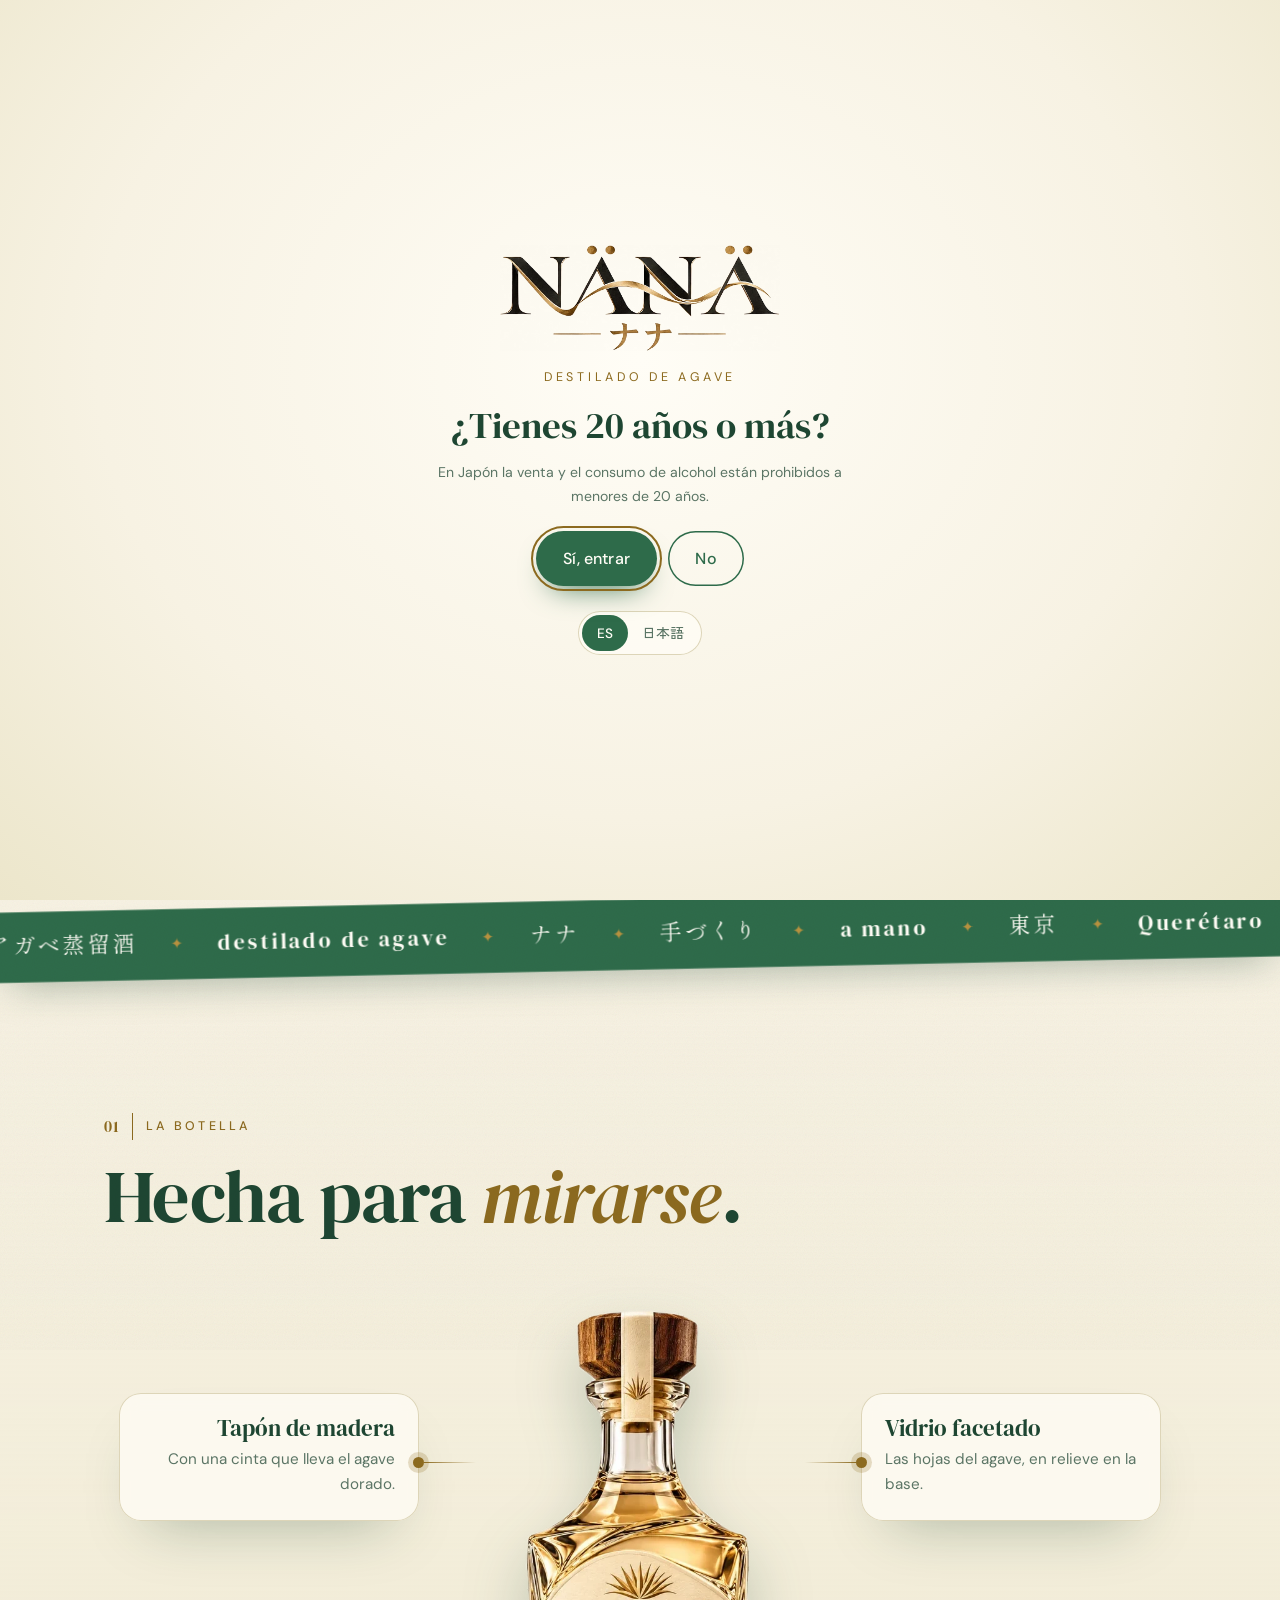
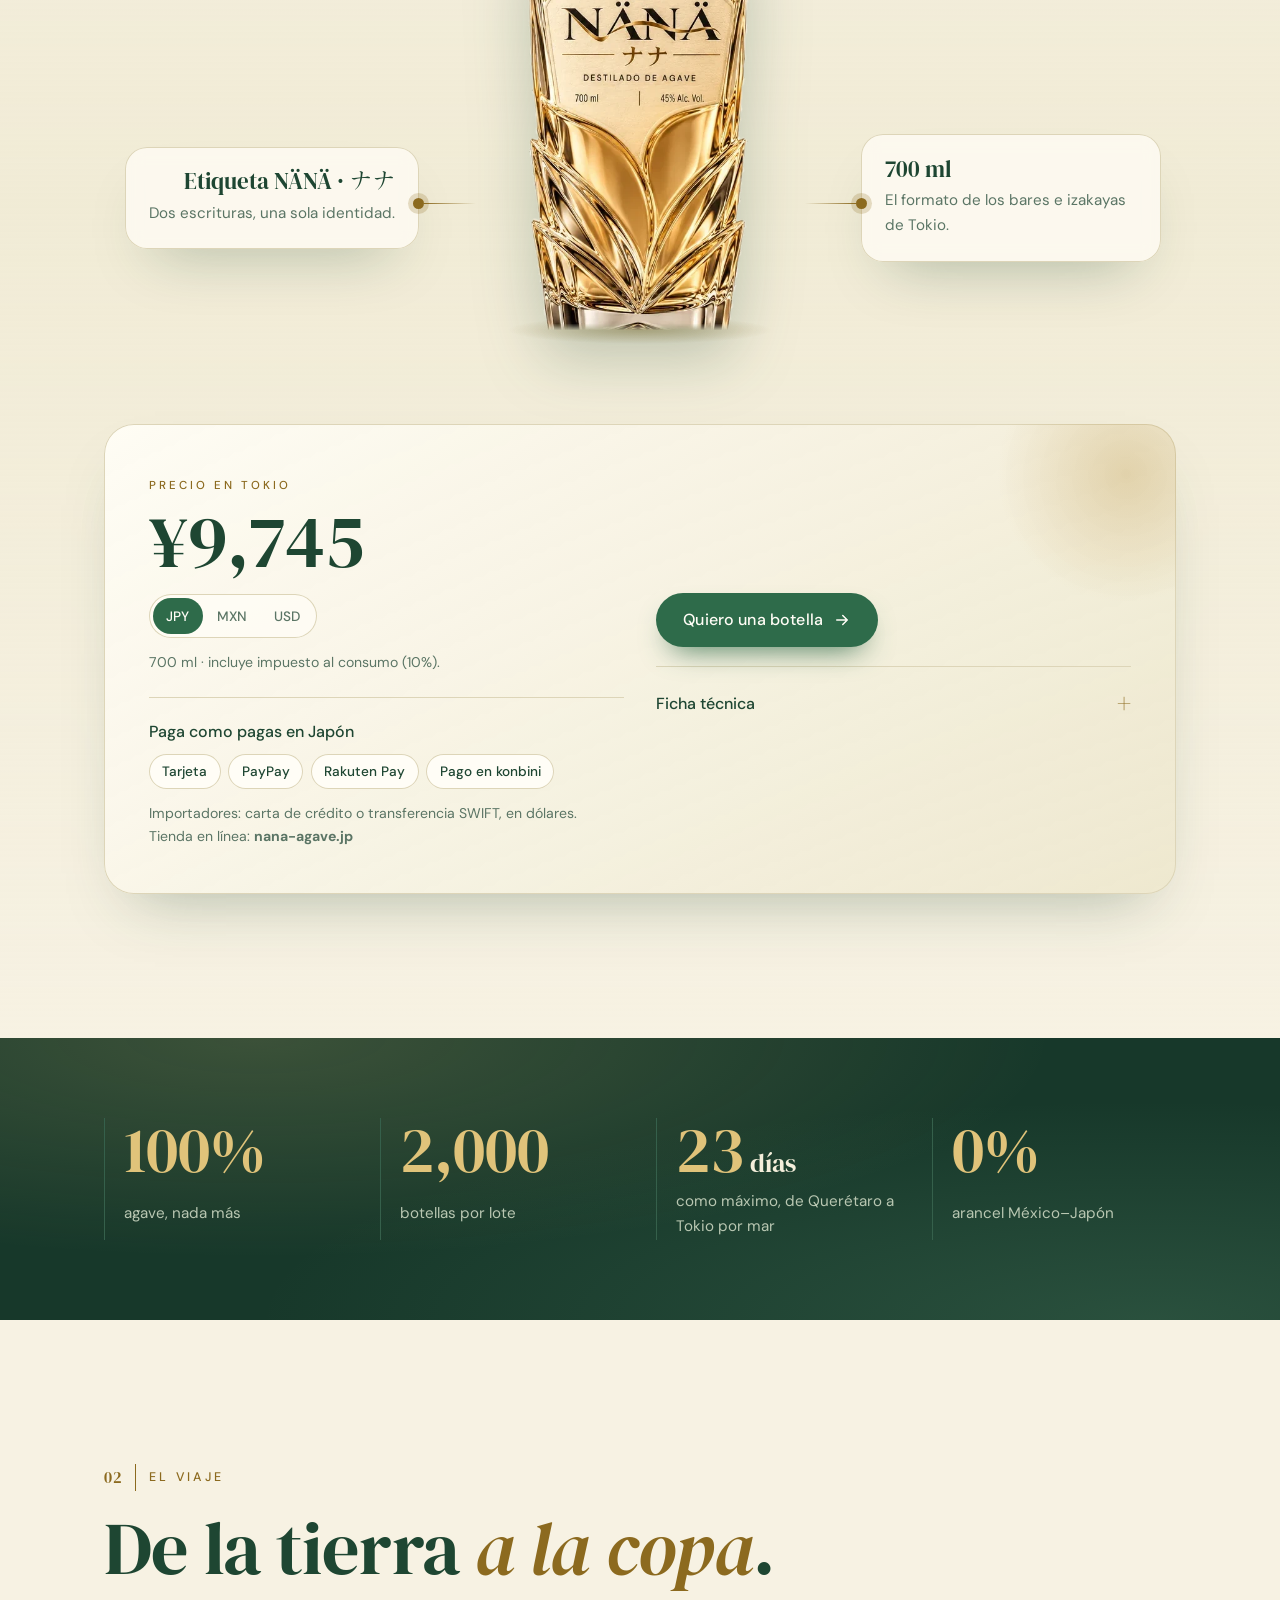
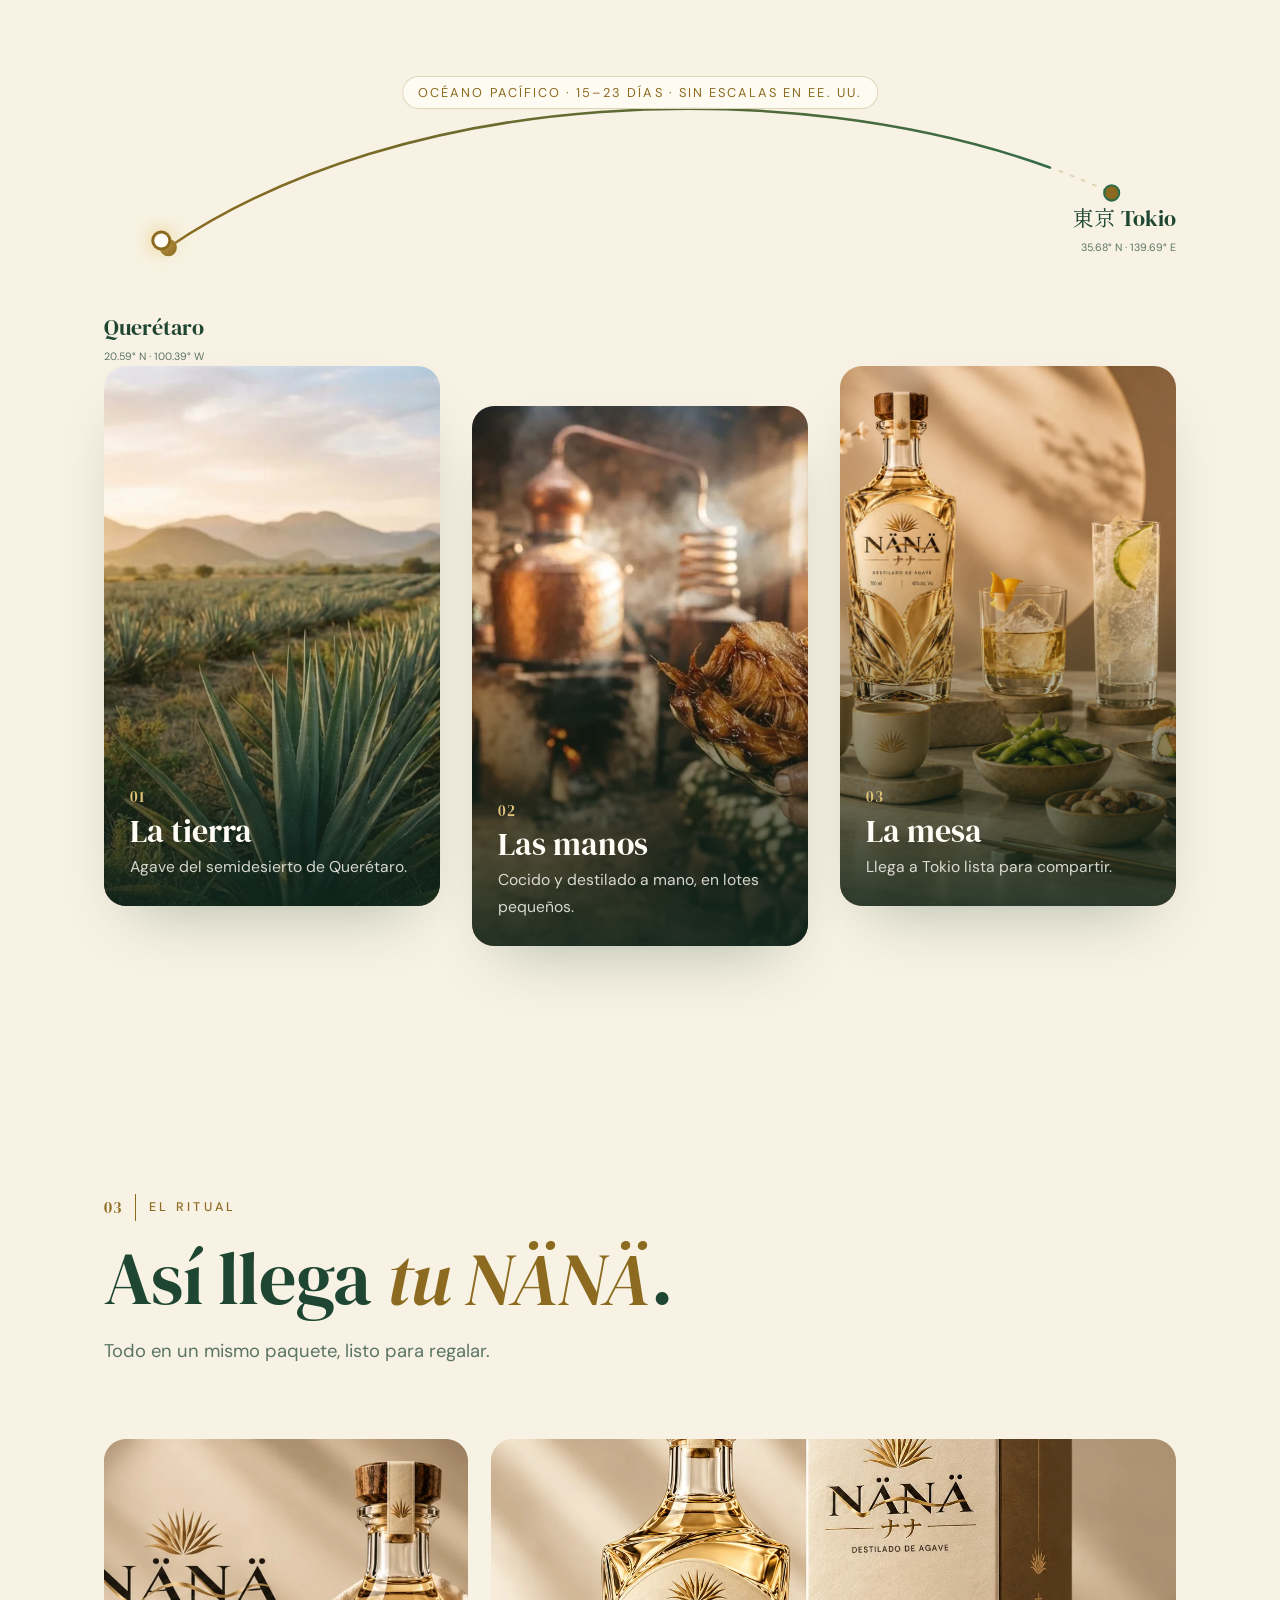
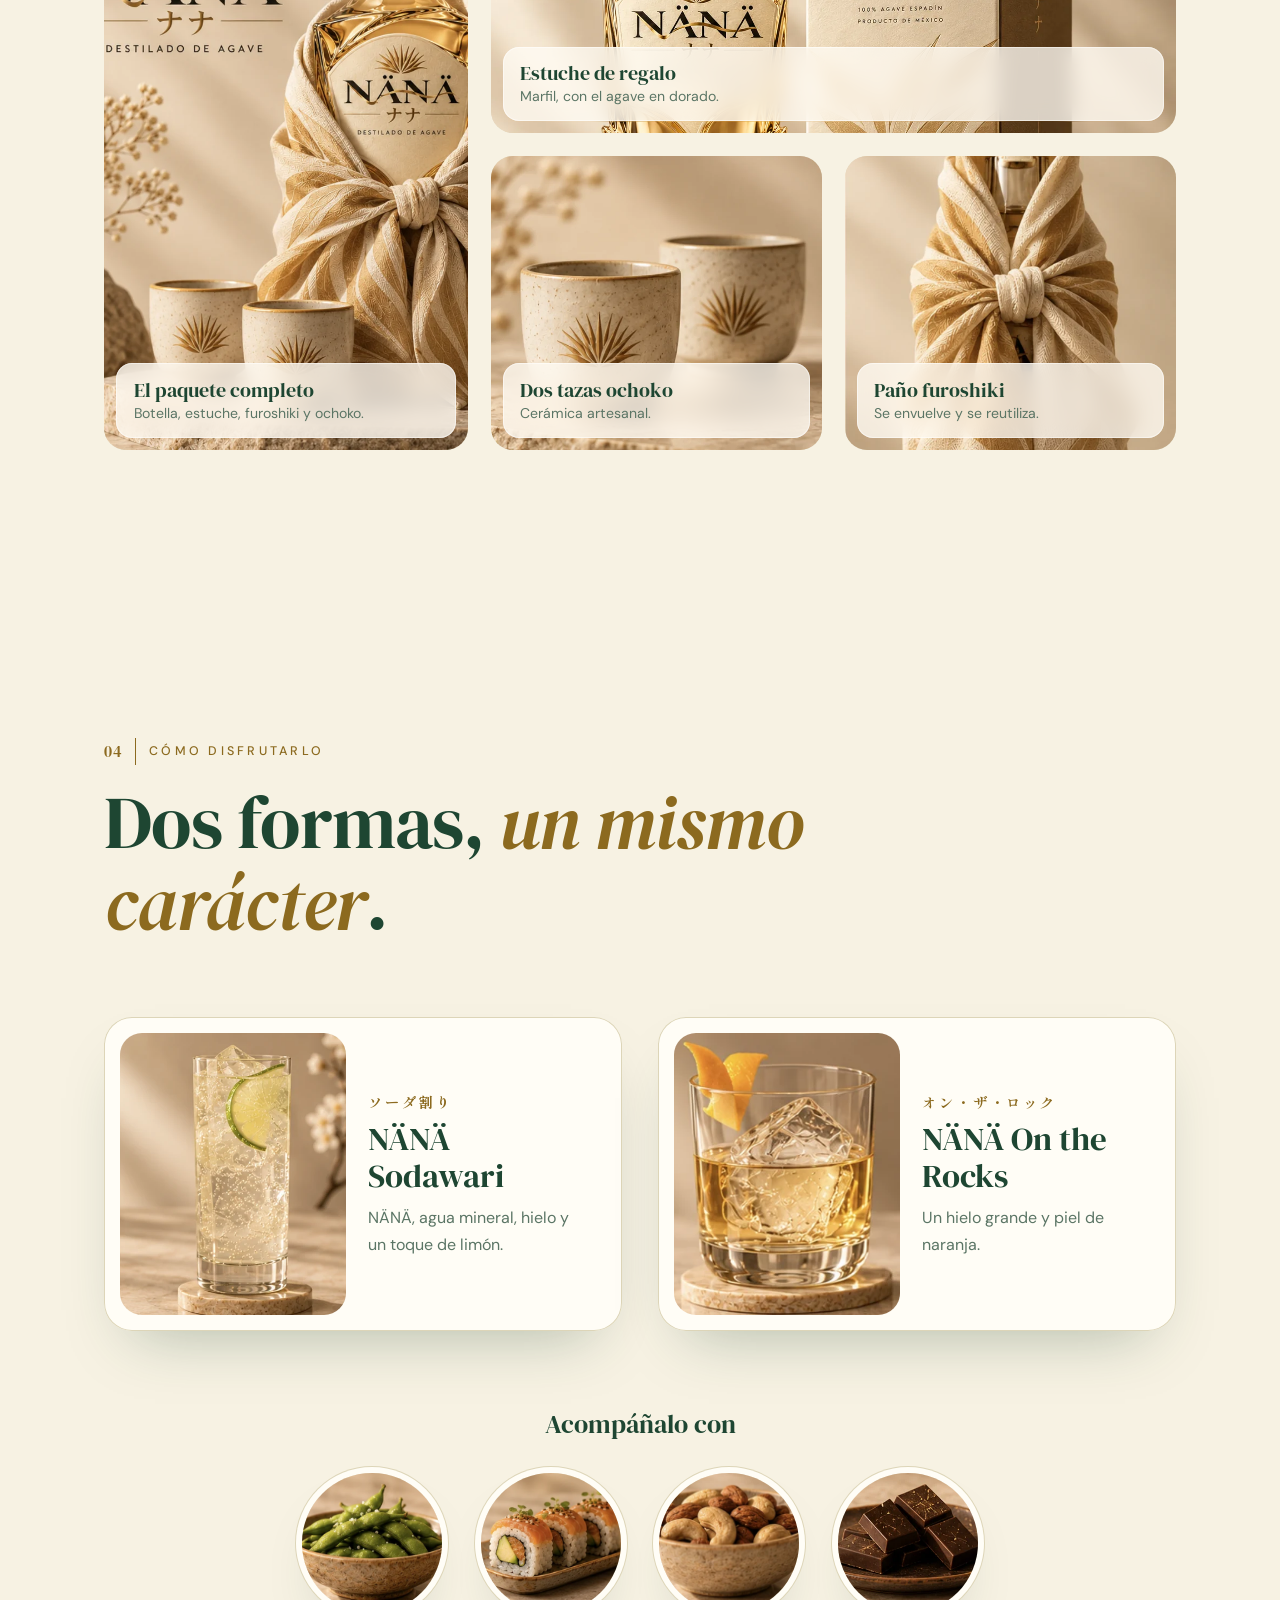
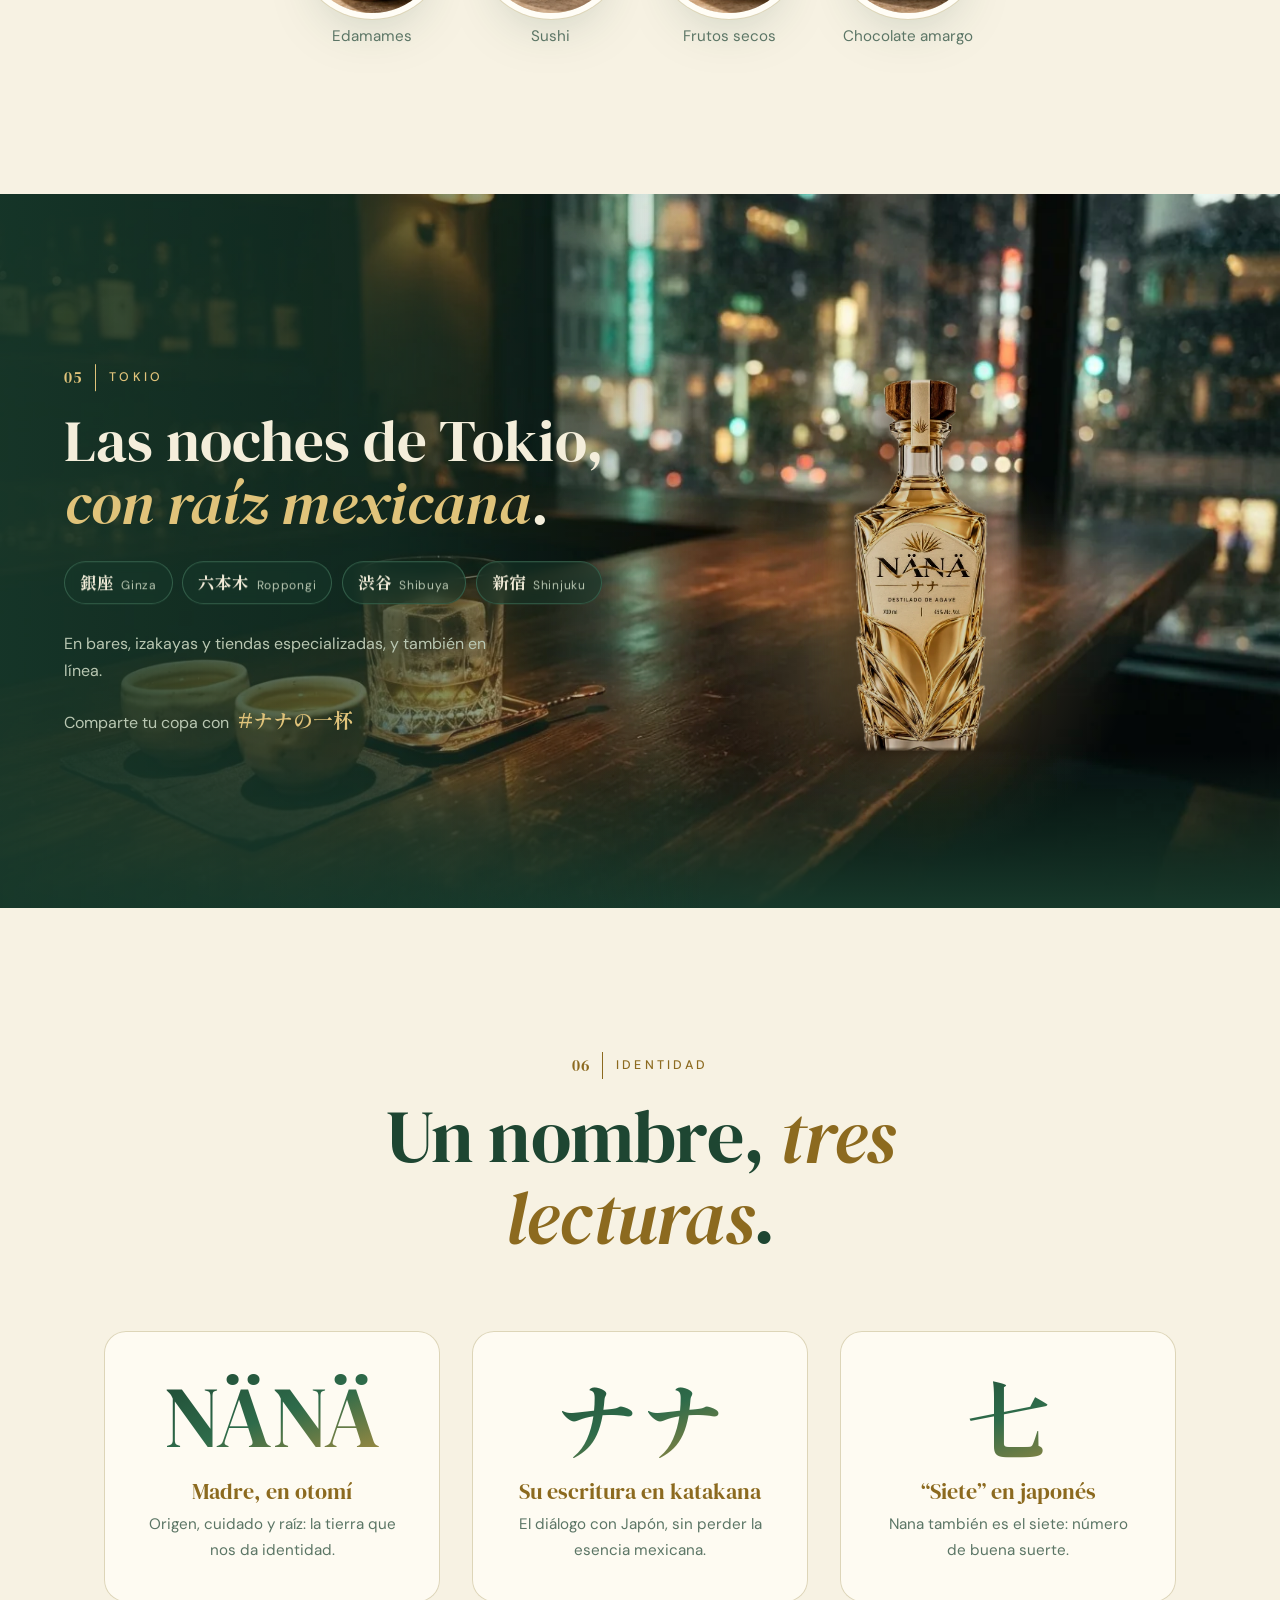
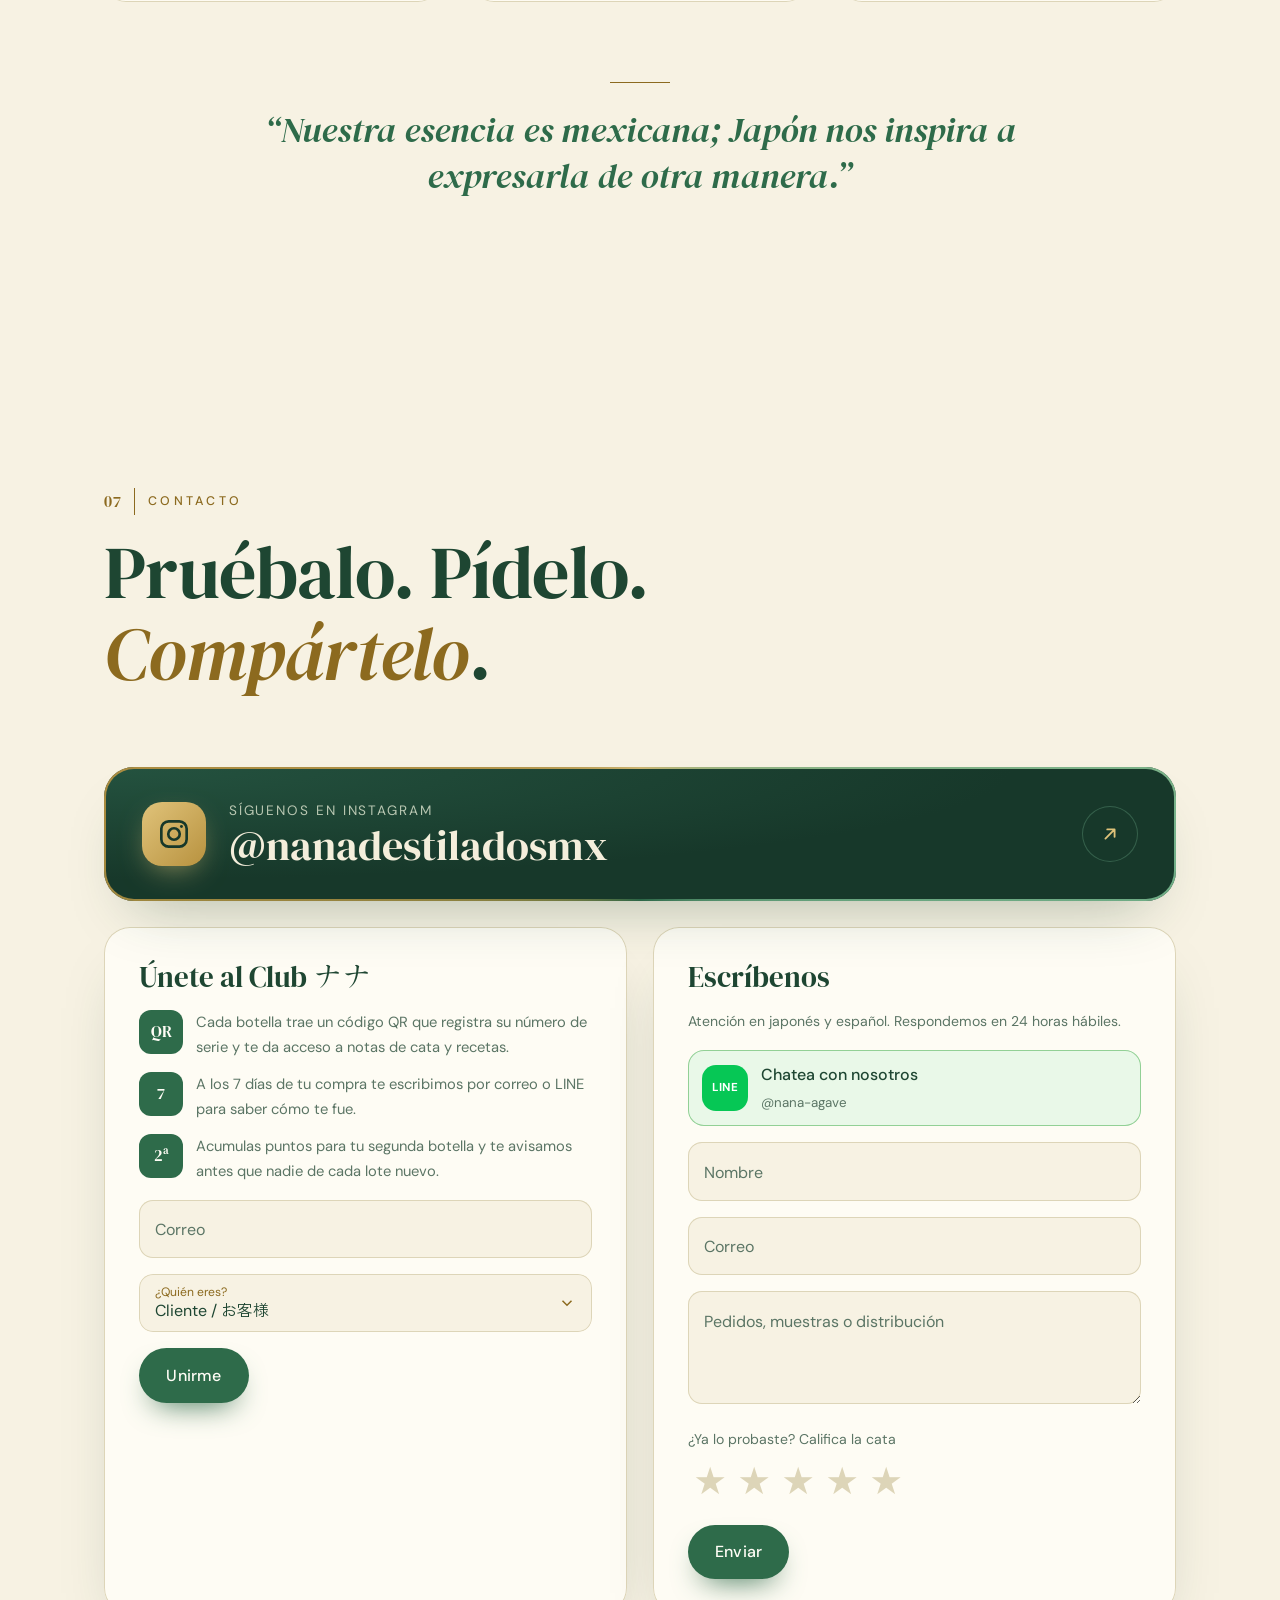
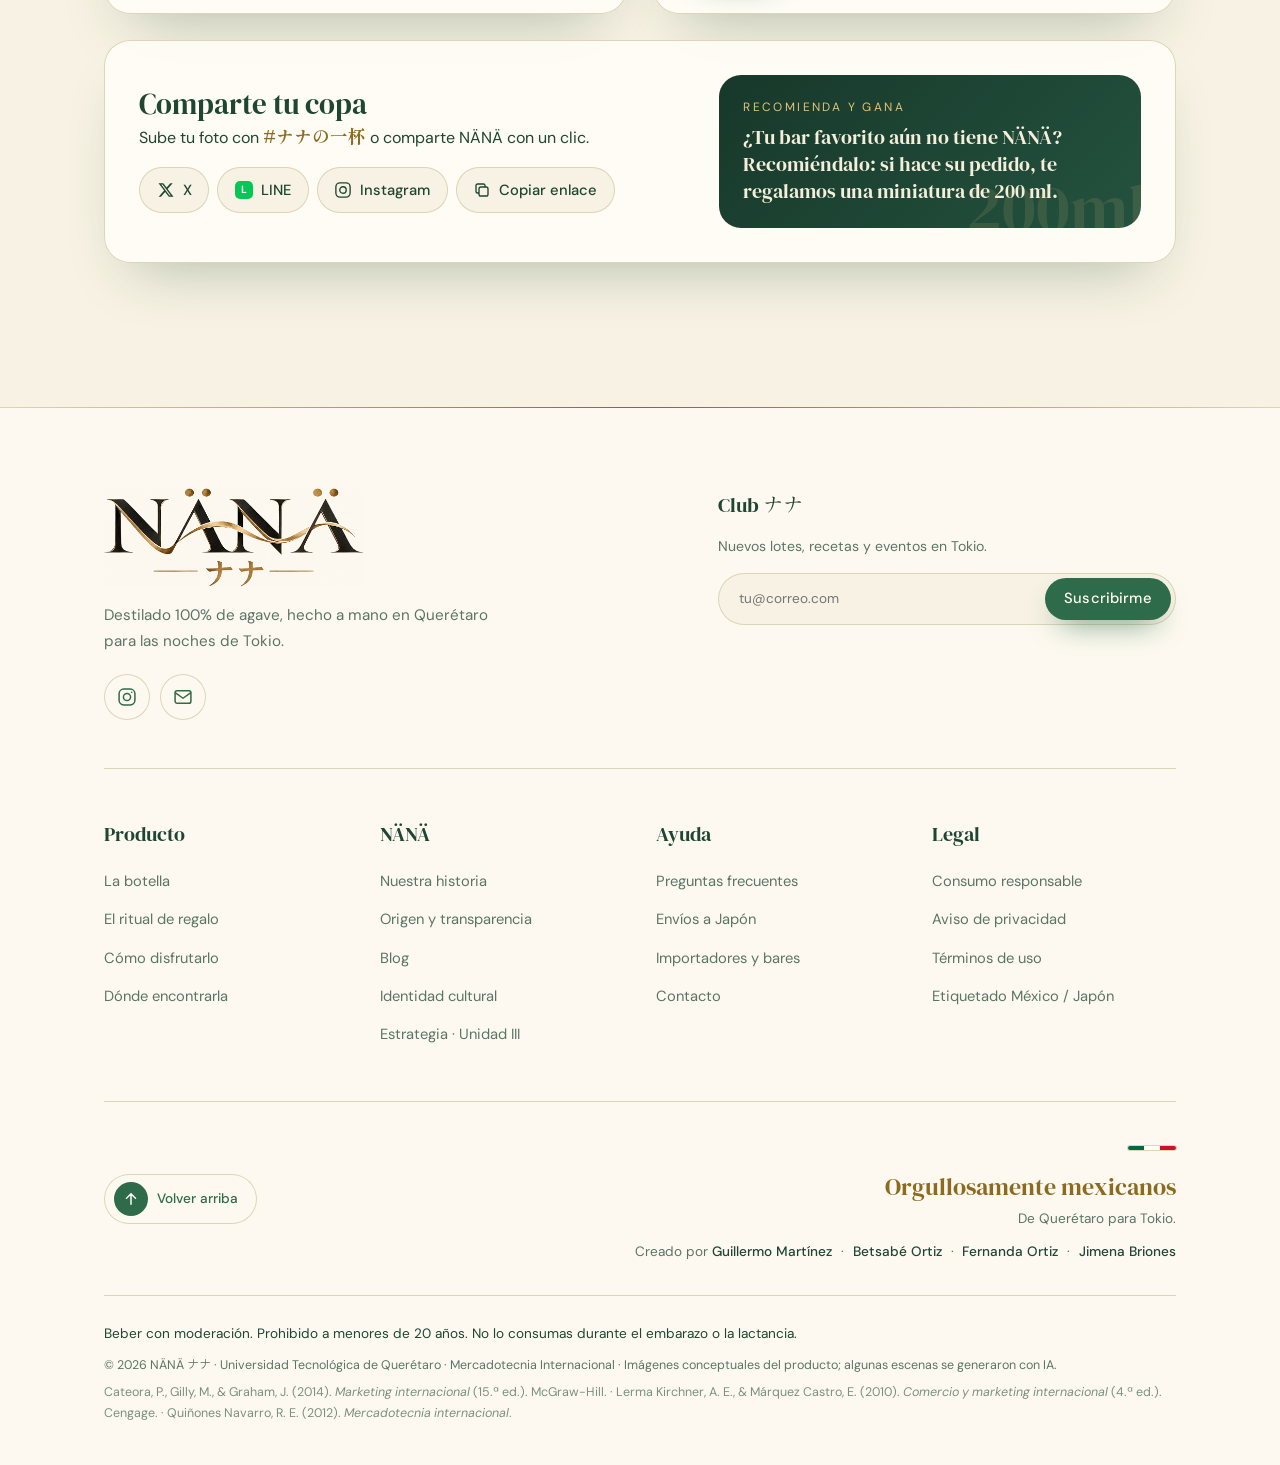
<file: index.html>
<!DOCTYPE html>
<html lang="es" data-l="es">
<head>
<meta charset="utf-8">
<meta name="viewport" content="width=device-width, initial-scale=1, viewport-fit=cover">
<title>NÄNÄ ナナ — Destilado de agave · アガベ蒸留酒</title>
<meta name="description" content="NÄNÄ ナナ: destilado 100% de agave hecho a mano en Querétaro, México, para las noches de Tokio. Edición limitada de 2,000 botellas.">
<meta name="theme-color" content="#f7f2e3">
<link rel="icon" href="img/logo.webp" type="image/webp">
<link rel="preconnect" href="https://fonts.googleapis.com"><link rel="preconnect" href="https://fonts.gstatic.com" crossorigin>
<link href="https://fonts.googleapis.com/css2?family=DM+Sans:ital,opsz,wght@0,9..40,400;0,9..40,500;0,9..40,700;1,9..40,400&family=DM+Serif+Display:ital@0;1&family=Shippori+Mincho:wght@400;700&family=Zen+Kaku+Gothic+New:wght@400;500&display=swap" rel="stylesheet">
<link rel="preload" as="image" href="img/botella.webp?v=2">
<link rel="stylesheet" href="css/styles.css">
</head>
<body>

<canvas id="atmos" aria-hidden="true"></canvas>
<div class="grain" aria-hidden="true"></div>
<div class="progress" aria-hidden="true"></div>

<!-- ============ Verificación de edad (Japón: 20 años) ============ -->
<div id="gate" role="dialog" aria-modal="true" aria-labelledby="gt">
  <div class="gate-card">
    <img class="gate-logo" src="img/logo.webp" alt="NÄNÄ ナナ" width="1007" height="383">
    <p class="gate-k"><span class="es">Destilado de agave</span><span class="ja">アガベ蒸留酒</span></p>
    <h2 id="gt"><span class="es">¿Tienes 20 años o más?</span><span class="ja">あなたは20歳以上ですか？</span></h2>
    <p class="note"><span class="es">En Japón la venta y el consumo de alcohol están prohibidos a menores de 20 años.</span><span class="ja">日本では20歳未満の飲酒・酒類の購入は法律で禁止されています。</span></p>
    <div class="gate-actions">
      <button class="btn" id="yes" type="button"><span class="es">Sí, entrar</span><span class="ja">はい、入る</span></button>
      <button class="btn ghost" id="no" type="button"><span class="es">No</span><span class="ja">いいえ</span></button>
    </div>
    <p id="nomsg" class="note" role="status" hidden><span class="es">Lo sentimos, este sitio es solo para mayores de 20 años.</span><span class="ja">申し訳ありません。20歳未満の方はご利用いただけません。</span></p>
    <div class="tg gate-tg" role="group" aria-label="Idioma / 言語"><button type="button" data-set="es" aria-pressed="true">ES</button><button type="button" data-set="ja" aria-pressed="false">日本語</button></div>
  </div>
</div>

<!-- ============ Barra superior ============ -->
<header class="top" id="top">
  <a class="brand" href="#inicio" aria-label="NÄNÄ ナナ, inicio"><span>NÄNÄ</span><i>ナナ</i></a>
  <nav class="menu" id="menu" aria-label="Principal">
    <a href="#botella"><span class="es">Botella</span><span class="ja">ボトル</span></a>
    <a href="#viaje"><span class="es">El viaje</span><span class="ja">旅</span></a>
    <a href="#ritual"><span class="es">Ritual</span><span class="ja">お届け</span></a>
    <a href="#disfruta"><span class="es">Disfrutar</span><span class="ja">楽しみ方</span></a>
    <a href="#tokio"><span class="es">Tokio</span><span class="ja">東京</span></a>
    <a href="#contacto"><span class="es">Contacto</span><span class="ja">お問い合わせ</span></a>
  </nav>
  <div class="top-r">
    <div class="tg" role="group" aria-label="Idioma / 言語"><button type="button" data-set="es" aria-pressed="true">ES</button><button type="button" data-set="ja" aria-pressed="false">日本語</button></div>
    <a class="btn sm hide-sm" href="#contacto"><span class="es">Pedir</span><span class="ja">注文</span></a>
    <button class="burger" id="burger" type="button" aria-label="Abrir menú" aria-expanded="false" aria-controls="menu"><i></i><i></i></button>
  </div>
</header>

<main>

<!-- ============ HERO ============ -->
<section class="hero" id="inicio">
  <svg class="blades" viewBox="0 0 400 400" aria-hidden="true"><path d="M200 400 C190 300 150 230 70 170"/><path d="M200 400 C200 290 205 200 200 90"/><path d="M200 400 C215 300 255 230 335 170"/><path d="M200 400 C170 330 120 300 30 290"/><path d="M200 400 C235 330 285 300 375 290"/></svg>
  <p class="hero-ghost" aria-hidden="true">ナナ</p>

  <div class="hero-copy">
    <p class="kicker"><span class="es">Destilado 100% de agave</span><span class="ja">100％アガベ蒸留酒</span> <b>·</b> Querétaro <span class="arrow" aria-hidden="true">→</span> 東京</p>
    <h1 class="hero-title"><span class="ht-l">NÄNÄ</span><span class="ht-j" lang="ja">ナナ</span></h1>
    <p class="hero-lead"><span class="es">De Querétaro a Tokio, hecho a mano.</span><span class="ja">ケレタロから東京へ、手づくりで。</span></p>
    <p class="hero-sub"><span class="es">Una edición limitada de 2,000 botellas para las noches de Tokio.</span><span class="ja">東京の夜のための、2,000本の限定エディション。</span></p>
    <div class="cta-row">
      <a class="btn" href="#botella"><span class="es">Conoce la botella</span><span class="ja">ボトルを見る</span><svg viewBox="0 0 24 24" aria-hidden="true"><path d="M5 12h14M13 6l6 6-6 6"/></svg></a>
      <a class="btn ghost" href="#contacto"><span class="es">Quiero probarlo</span><span class="ja">試飲を申し込む</span></a>
    </div>
  </div>

  <div class="hero-stage" id="stage">
    <div class="halo" aria-hidden="true"></div>
    <div class="ring" aria-hidden="true"></div>
    <img class="hero-bottle" id="heroBottle" src="img/botella.webp?v=2" alt="Botella NÄNÄ de 700 ml: vidrio facetado con relieve de agave, etiqueta crema y tapón de madera" width="479" height="999" fetchpriority="high">
    <div class="shadow" aria-hidden="true"></div>
  </div>

  <ul class="hero-specs" aria-label="Datos clave">
    <li><b>700<small>ml</small></b><span class="es">Formato de bar</span><span class="ja">バーの定番サイズ</span></li>
    <li><b>100<small>%</small></b><span class="es">Agave</span><span class="ja">アガベ</span></li>
    <li><b>2,000</b><span class="es">Botellas</span><span class="ja">本限定</span></li>
  </ul>

  <a class="scroll-cue" href="#botella" aria-label="Bajar"><span></span></a>
</section>

<div class="mq" aria-hidden="true"><div class="mq-track"><span>アガベ蒸留酒</span><i>✦</i><span>destilado de agave</span><i>✦</i><span>ナナ</span><i>✦</i><span>手づくり</span><i>✦</i><span>a mano</span><i>✦</i><span>東京</span><i>✦</i><span>Querétaro</span><i>✦</i><span>アガベ蒸留酒</span><i>✦</i><span>destilado de agave</span><i>✦</i><span>ナナ</span><i>✦</i><span>手づくり</span><i>✦</i><span>a mano</span><i>✦</i><span>東京</span><i>✦</i><span>Querétaro</span><i>✦</i></div></div>

<!-- ============ LA BOTELLA ============ -->
<section class="sec bottle-sec" id="botella">
  <div class="wrap">
    <header class="sec-head rv">
      <p class="eyebrow"><span>01</span><span class="es">La botella</span><span class="ja">ボトル</span></p>
      <h2><span class="es">Hecha para <em>mirarse</em>.</span><span class="ja">見つめたくなる<em>ボトル</em>。</span></h2>
    </header>

    <div class="showcase">
      <div class="feat f1 rv"><span class="dot"></span><h3><span class="es">Tapón de madera</span><span class="ja">木製の栓</span></h3><p><span class="es">Con una cinta que lleva el agave dorado.</span><span class="ja">金のアガベをあしらった帯付き。</span></p></div>
      <div class="feat f2 rv"><span class="dot"></span><h3><span class="es">Etiqueta NÄNÄ · ナナ</span><span class="ja">ラベル NÄNÄ · ナナ</span></h3><p><span class="es">Dos escrituras, una sola identidad.</span><span class="ja">ふたつの文字、ひとつのアイデンティティ。</span></p></div>
      <figure class="show-bottle">
        <button class="zoom" type="button" data-full="img/botella-blanco.webp" aria-label="Ampliar botella NÄNÄ">
          <img src="img/botella.webp?v=2" alt="Botella NÄNÄ con vidrio facetado en forma de hojas de agave" width="479" height="999" loading="lazy">
        </button>
        <div class="plinth" aria-hidden="true"></div>
      </figure>
      <div class="feat f3 rv"><span class="dot"></span><h3><span class="es">Vidrio facetado</span><span class="ja">ファセットガラス</span></h3><p><span class="es">Las hojas del agave, en relieve en la base.</span><span class="ja">底にアガベの葉のレリーフ。</span></p></div>
      <div class="feat f4 rv"><span class="dot"></span><h3>700 ml</h3><p><span class="es">El formato de los bares e izakayas de Tokio.</span><span class="ja">東京のバーや居酒屋で定番のサイズ。</span></p></div>
    </div>

    <div class="buy rv">
      <div class="buy-price">
        <p class="eyebrow small"><span class="es">Precio en Tokio</span><span class="ja">東京での価格</span></p>
        <p class="price" id="price" aria-live="polite">¥9,745</p>
        <div class="cur" role="group" aria-label="Moneda / 通貨"><button type="button" data-c="jpy" aria-pressed="true">JPY</button><button type="button" data-c="mxn" aria-pressed="false">MXN</button><button type="button" data-c="usd" aria-pressed="false">USD</button></div>
        <p class="note"><span class="es">700 ml · incluye impuesto al consumo (10%).</span><span class="ja">700ml・消費税10％込み。</span></p>
        <div class="pays" aria-label="Medios de pago">
          <p class="pays-t"><span class="es">Paga como pagas en Japón</span><span class="ja">日本のお支払い方法に対応</span></p>
          <ul><li><span class="es">Tarjeta</span><span class="ja">クレジットカード</span></li><li>PayPay</li><li><span class="es">Rakuten Pay</span><span class="ja">楽天ペイ</span></li><li><span class="es">Pago en konbini</span><span class="ja">コンビニ払い</span></li></ul>
          <p class="note"><span class="es">Importadores: carta de crédito o transferencia SWIFT, en dólares. Tienda en línea: <b>nana-agave.jp</b></span><span class="ja">輸入者：信用状またはSWIFT送金（米ドル建て）。オンラインストア：<b>nana-agave.jp</b></span></p>
        </div>
      </div>
      <div class="buy-cta">
        <a class="btn" href="#contacto"><span class="es">Quiero una botella</span><span class="ja">ボトルを注文する</span><svg viewBox="0 0 24 24" aria-hidden="true"><path d="M5 12h14M13 6l6 6-6 6"/></svg></a>
        <details class="ficha">
          <summary><span class="es">Ficha técnica</span><span class="ja">製品情報</span></summary>
          <dl>
            <dt><span class="es">Categoría</span><span class="ja">品名</span></dt><dd><span class="es">Destilado de agave</span><span class="ja">スピリッツ（アガベ蒸留酒）</span></dd>
            <dt><span class="es">Ingrediente</span><span class="ja">原材料名</span></dt><dd><span class="es">100% agave</span><span class="ja">アガベ</span></dd>
            <dt><span class="es">Contenido</span><span class="ja">内容量</span></dt><dd>700 ml</dd>
            <dt><span class="es">Alcohol</span><span class="ja">アルコール分</span></dt><dd><span class="es">40% Alc. Vol.</span><span class="ja">40度</span></dd>
            <dt><span class="es">Origen</span><span class="ja">原産国名</span></dt><dd><span class="es">Querétaro, México</span><span class="ja">メキシコ（ケレタロ）</span></dd>
            <dt><span class="es">Lote</span><span class="ja">ロット</span></dt><dd><span class="es">Edición limitada · 2,000 botellas</span><span class="ja">限定2,000本</span></dd>
          </dl>
        </details>
      </div>
    </div>
  </div>
</section>

<!-- ============ CIFRAS ============ -->
<section class="stats" aria-label="NÄNÄ en cifras">
  <div class="wrap stats-grid">
    <div class="stat rv"><b><span data-count="100">0</span>%</b><span class="es">agave, nada más</span><span class="ja">アガベ100％</span></div>
    <div class="stat rv"><b><span data-count="2000" data-sep="1">0</span></b><span class="es">botellas por lote</span><span class="ja">本の限定ロット</span></div>
    <div class="stat rv"><b><span data-count="23">0</span><small> <span class="es">días</span><span class="ja">日</span></small></b><span class="es">como máximo, de Querétaro a Tokio por mar</span><span class="ja">以内でケレタロから東京へ（海路）</span></div>
    <div class="stat rv"><b><span data-count="0">0</span>%</b><span class="es">arancel México–Japón</span><span class="ja">日墨EPAで関税0％</span></div>
  </div>
</section>

<!-- ============ EL VIAJE ============ -->
<section class="sec journey" id="viaje">
  <div class="wrap">
    <header class="sec-head rv">
      <p class="eyebrow"><span>02</span><span class="es">El viaje</span><span class="ja">旅</span></p>
      <h2><span class="es">De la tierra <em>a la copa</em>.</span><span class="ja">大地から、<em>グラスへ</em>。</span></h2>
    </header>

    <div class="route rv" aria-hidden="true">
      <svg viewBox="0 0 1000 220" preserveAspectRatio="none">
        <defs><linearGradient id="rg" x1="0" x2="1"><stop offset="0" stop-color="var(--gold)"/><stop offset="1" stop-color="var(--pri)"/></linearGradient></defs>
        <path class="route-base" d="M60 170 C 300 10, 700 10, 940 120"/>
        <path class="route-line" pathLength="1" d="M60 170 C 300 10, 700 10, 940 120"/>
        <circle class="pin" cx="60" cy="170" r="7"/><circle class="pin pulse" cx="60" cy="170" r="7"/>
        <circle class="pin" cx="940" cy="120" r="7"/><circle class="pin pulse d2" cx="940" cy="120" r="7"/>
      </svg>
      <span class="ship"></span>
      <div class="route-lbl l"><b>Querétaro</b><small>20.59° N · 100.39° W</small></div>
      <div class="route-lbl r"><b>東京 Tokio</b><small>35.68° N · 139.69° E</small></div>
      <div class="route-mid"><span class="es">Océano Pacífico · 15–23 días · sin escalas en EE. UU.</span><span class="ja">太平洋 · 15〜23日 · アメリカ経由なし</span></div>
    </div>

    <ol class="steps">
      <li class="step rv">
        <figure><img src="img/campo.webp" alt="Campo de agave al atardecer en el semidesierto de Querétaro" width="914" height="768" loading="lazy"></figure>
        <div class="step-t"><span class="num">01</span><h3><span class="es">La tierra</span><span class="ja">大地</span></h3><p><span class="es">Agave del semidesierto de Querétaro.</span><span class="ja">ケレタロの半砂漠で育つアガベ。</span></p></div>
      </li>
      <li class="step rv">
        <figure><img src="img/taller.webp" alt="Manos de un maestro destilador sosteniendo agave cocido junto a un alambique de cobre" width="1376" height="768" loading="lazy"></figure>
        <div class="step-t"><span class="num">02</span><h3><span class="es">Las manos</span><span class="ja">手仕事</span></h3><p><span class="es">Cocido y destilado a mano, en lotes pequeños.</span><span class="ja">小さなロットで、手で蒸し、手で蒸留。</span></p></div>
      </li>
      <li class="step rv">
        <figure><img src="img/mesa.webp" alt="Mesa de degustación con la botella NÄNÄ, tazas ochoko y bocadillos japoneses" width="1100" height="1100" loading="lazy"></figure>
        <div class="step-t"><span class="num">03</span><h3><span class="es">La mesa</span><span class="ja">食卓</span></h3><p><span class="es">Llega a Tokio lista para compartir.</span><span class="ja">分かち合うために、東京の食卓へ。</span></p></div>
      </li>
    </ol>
  </div>
</section>

<!-- ============ RITUAL ============ -->
<section class="sec ritual" id="ritual">
  <div class="wrap">
    <header class="sec-head rv">
      <p class="eyebrow"><span>03</span><span class="es">El ritual</span><span class="ja">ひととき</span></p>
      <h2><span class="es">Así llega <em>tu NÄNÄ</em>.</span><span class="ja"><em>NÄNÄ</em>のお届け。</span></h2>
      <p class="lead"><span class="es">Todo en un mismo paquete, listo para regalar.</span><span class="ja">贈り物にそのまま使える、ひとつのセット。</span></p>
    </header>

    <div class="bento">
      <button class="tile t-big zoom rv" type="button" data-full="img/paquete.webp" aria-label="Ampliar: botella envuelta en furoshiki con tazas ochoko">
        <img src="img/paquete.webp" alt="Botella NÄNÄ envuelta en furoshiki dorado y beige junto a dos tazas ochoko" width="880" height="1100" loading="lazy">
        <span class="cap"><b><span class="es">El paquete completo</span><span class="ja">フルセット</span></b><small><span class="es">Botella, estuche, furoshiki y ochoko.</span><span class="ja">ボトル、ボックス、風呂敷、おちょこ。</span></small></span>
      </button>
      <button class="tile t-wide zoom rv" type="button" data-full="img/estuche.webp" aria-label="Ampliar: estuche de regalo">
        <img src="img/estuche.webp" alt="Botella NÄNÄ junto al estuche marfil con agave dorado" width="1290" height="1219" loading="lazy">
        <span class="cap"><b><span class="es">Estuche de regalo</span><span class="ja">ギフトボックス</span></b><small><span class="es">Marfil, con el agave en dorado.</span><span class="ja">金のアガベをあしらったアイボリー。</span></small></span>
      </button>
      <button class="tile zoom rv" type="button" data-full="img/ochoko.webp" aria-label="Ampliar: tazas ochoko">
        <img src="img/ochoko.webp" alt="Dos tazas ochoko de cerámica marfil con el agave de NÄNÄ" width="682" height="550" loading="lazy">
        <span class="cap"><b><span class="es">Dos tazas ochoko</span><span class="ja">おちょこ 2個</span></b><small><span class="es">Cerámica artesanal.</span><span class="ja">手づくりの陶器。</span></small></span>
      </button>
      <button class="tile zoom rv" type="button" data-full="img/furoshiki.webp" aria-label="Ampliar: paño furoshiki">
        <img src="img/furoshiki.webp" alt="Botella NÄNÄ envuelta en un paño furoshiki con patrón de agave" width="521" height="1100" loading="lazy">
        <span class="cap"><b><span class="es">Paño furoshiki</span><span class="ja">風呂敷</span></b><small><span class="es">Se envuelve y se reutiliza.</span><span class="ja">包んで、繰り返し使える。</span></small></span>
      </button>
    </div>
  </div>
</section>

<!-- ============ CÓMO DISFRUTARLO ============ -->
<section class="sec enjoy" id="disfruta">
  <div class="wrap">
    <header class="sec-head rv">
      <p class="eyebrow"><span>04</span><span class="es">Cómo disfrutarlo</span><span class="ja">楽しみ方</span></p>
      <h2><span class="es">Dos formas, <em>un mismo carácter</em>.</span><span class="ja">ふたつの飲み方、<em>ひとつの個性</em>。</span></h2>
    </header>

    <div class="serves">
      <article class="serve rv">
        <div class="serve-img"><img src="img/sodawari.webp" alt="Vaso alto con NÄNÄ, agua mineral, hielo y rodaja de limón" width="494" height="522" loading="lazy"></div>
        <div class="serve-t"><p class="serve-n">ソーダ割り</p><h3>NÄNÄ Sodawari</h3><p><span class="es">NÄNÄ, agua mineral, hielo y un toque de limón.</span><span class="ja">ミネラルウォーターと氷で割り、レモンをひとたらし。</span></p></div>
      </article>
      <article class="serve rv">
        <div class="serve-img"><img src="img/rocks.webp" alt="Vaso corto con NÄNÄ, un cubo de hielo grande y cáscara de naranja" width="502" height="370" loading="lazy"></div>
        <div class="serve-t"><p class="serve-n">オン・ザ・ロック</p><h3>NÄNÄ On the Rocks</h3><p><span class="es">Un hielo grande y piel de naranja.</span><span class="ja">大きな氷と、オレンジの皮を添えて。</span></p></div>
      </article>
    </div>

    <div class="pair rv">
      <p class="pair-t"><span class="es">Acompáñalo con</span><span class="ja">合わせるなら</span></p>
      <ul>
        <li><img src="img/edamame.webp" alt="" width="488" height="362" loading="lazy"><span class="es">Edamames</span><span class="ja">枝豆</span></li>
        <li><img src="img/sushi.webp" alt="" width="486" height="370" loading="lazy"><span class="es">Sushi</span><span class="ja">寿司</span></li>
        <li><img src="img/nueces.webp" alt="" width="496" height="286" loading="lazy"><span class="es">Frutos secos</span><span class="ja">ナッツ</span></li>
        <li><img src="img/chocolate.webp" alt="" width="490" height="278" loading="lazy"><span class="es">Chocolate amargo</span><span class="ja">ビターチョコ</span></li>
      </ul>
    </div>
  </div>
</section>

<!-- ============ TOKIO DE NOCHE ============ -->
<section class="night" id="tokio">
  <div class="night-scene">
    <img class="night-bg" src="img/tokio.webp" alt="" width="1376" height="768" loading="lazy">
    <div class="night-glow" aria-hidden="true"></div>
    <div class="contact" aria-hidden="true"></div>
    <img class="night-bottle" src="img/botella.webp?v=2" alt="Botella NÄNÄ sobre la barra de un bar de Ginza, Tokio, de noche" width="479" height="999" loading="lazy">
    <img class="night-refl" src="img/botella.webp?v=2" alt="" width="479" height="999" loading="lazy" aria-hidden="true">
  </div>
  <div class="night-copy rv">
    <p class="eyebrow light"><span>05</span><span class="es">Tokio</span><span class="ja">東京</span></p>
    <h2><span class="es">Las noches de Tokio, <em>con raíz mexicana</em>.</span><span class="ja">メキシコの根を持つ、<em>東京の夜</em>。</span></h2>
    <ul class="places"><li>銀座 <small>Ginza</small></li><li>六本木 <small>Roppongi</small></li><li>渋谷 <small>Shibuya</small></li><li>新宿 <small>Shinjuku</small></li></ul>
    <p class="night-p"><span class="es">En bares, izakayas y tiendas especializadas, y también en línea.</span><span class="ja">バー、居酒屋、専門店、そしてオンラインで。</span></p>
    <p class="hashtag"><span class="es">Comparte tu copa con</span><span class="ja">グラスをシェア</span> <b>#ナナの一杯</b></p>
  </div>
</section>

<!-- ============ EL NOMBRE ============ -->
<section class="sec name" id="nombre">
  <div class="wrap">
    <header class="sec-head center rv">
      <p class="eyebrow"><span>06</span><span class="es">Identidad</span><span class="ja">アイデンティティ</span></p>
      <h2><span class="es">Un nombre, <em>tres lecturas</em>.</span><span class="ja">ひとつの名前、<em>三つの読み方</em>。</span></h2>
    </header>
    <div class="glyphs">
      <article class="glyph rv"><p class="g">NÄNÄ</p><h3><span class="es">Madre, en otomí</span><span class="ja">オトミ語で「母」</span></h3><p><span class="es">Origen, cuidado y raíz: la tierra que nos da identidad.</span><span class="ja">起源、慈しみ、ルーツ。私たちを形づくる大地。</span></p></article>
      <article class="glyph rv"><p class="g" lang="ja">ナナ</p><h3><span class="es">Su escritura en katakana</span><span class="ja">カタカナの表記</span></h3><p><span class="es">El diálogo con Japón, sin perder la esencia mexicana.</span><span class="ja">メキシコらしさを保ちながら、日本と対話する。</span></p></article>
      <article class="glyph rv"><p class="g" lang="ja">七</p><h3><span class="es">“Siete” en japonés</span><span class="ja">数字の「七」</span></h3><p><span class="es">Nana también es el siete: número de buena suerte.</span><span class="ja">「なな」は縁起の良い数字でもあります。</span></p></article>
    </div>
    <blockquote class="quote rv"><p><span class="es">“Nuestra esencia es mexicana; Japón nos inspira a expresarla de otra manera.”</span><span class="ja">「本質はメキシコに。日本は、それを別のかたちで表すインスピレーション。」</span></p></blockquote>
  </div>
</section>

<!-- ============ CONTACTO + CLUB + INSTAGRAM ============ -->
<section class="sec contact" id="contacto">
  <div class="wrap">
    <header class="sec-head rv">
      <p class="eyebrow"><span>07</span><span class="es">Contacto</span><span class="ja">お問い合わせ</span></p>
      <h2><span class="es">Pruébalo. Pídelo. <em>Compártelo</em>.</span><span class="ja">試して、注文して、<em>分かち合う</em>。</span></h2>
    </header>

    <div class="contact-grid">
      <a class="ig rv" href="https://www.instagram.com/nanadestiladosmx/" target="_blank" rel="noopener">
        <span class="ig-icon"><svg viewBox="0 0 24 24" aria-hidden="true"><rect x="2.5" y="2.5" width="19" height="19" rx="5.5"/><circle cx="12" cy="12" r="4.3"/><circle cx="17.6" cy="6.4" r="1.1" class="fill"/></svg></span>
        <span class="ig-t"><small><span class="es">Síguenos en Instagram</span><span class="ja">Instagramをフォロー</span></small><b>@nanadestiladosmx</b></span>
        <span class="ig-go"><svg viewBox="0 0 24 24" aria-hidden="true"><path d="M7 17L17 7M9 7h8v8"/></svg></span>
      </a>

      <form class="card club rv" id="fc" novalidate>
        <h3><span class="es">Únete al Club ナナ</span><span class="ja">ナナ・クラブに参加</span></h3>
        <ul class="perks">
          <li><b>QR</b><span><span class="es">Cada botella trae un código QR que registra su número de serie y te da acceso a notas de cata y recetas.</span><span class="ja">各ボトルのQRコードでシリアル番号を登録。テイスティングノートとレシピが見られます。</span></span></li>
          <li><b>7</b><span><span class="es">A los 7 días de tu compra te escribimos por correo o LINE para saber cómo te fue.</span><span class="ja">購入7日後、メールまたはLINEでご感想を伺います。</span></span></li>
          <li><b>2ª</b><span><span class="es">Acumulas puntos para tu segunda botella y te avisamos antes que nadie de cada lote nuevo.</span><span class="ja">2本目に使えるポイントと、新ロットの先行案内。</span></span></li>
        </ul>
        <div class="field"><input type="email" id="ce" required autocomplete="email" placeholder=" "><label for="ce"><span class="es">Correo</span><span class="ja">メールアドレス</span></label></div>
        <div class="field"><select id="cr"><option value="Cliente">Cliente / お客様</option><option value="Bar o tienda">Bar o tienda / バー・店舗</option><option value="Importador">Importador / 輸入者</option></select><label for="cr" class="up"><span class="es">¿Quién eres?</span><span class="ja">あなたは？</span></label></div>
        <button class="btn" type="submit"><span class="es">Unirme</span><span class="ja">参加する</span></button>
        <p class="note msg" id="fcm" role="status"></p>
      </form>

      <form class="card msgform rv" id="fm" novalidate>
        <h3><span class="es">Escríbenos</span><span class="ja">メッセージ</span></h3>
        <p class="note"><span class="es">Atención en japonés y español. Respondemos en 24 horas hábiles.</span><span class="ja">日本語・スペイン語で対応。営業日24時間以内に返信します。</span></p>
        <a class="line-chat" href="https://line.me/R/ti/p/@nana-agave" target="_blank" rel="noopener"><span class="line-dot" aria-hidden="true">LINE</span><span><b><span class="es">Chatea con nosotros</span><span class="ja">チャットで相談</span></b><small>@nana-agave</small></span></a>
        <div class="field"><input id="mn" required autocomplete="name" placeholder=" "><label for="mn"><span class="es">Nombre</span><span class="ja">お名前</span></label></div>
        <div class="field"><input type="email" id="me" required autocomplete="email" placeholder=" "><label for="me"><span class="es">Correo</span><span class="ja">メール</span></label></div>
        <div class="field"><textarea id="mm" rows="3" required placeholder=" "></textarea><label for="mm"><span class="es">Pedidos, muestras o distribución</span><span class="ja">注文・サンプル・取扱</span></label></div>
        <div class="rate"><span class="note"><span class="es">¿Ya lo probaste? Califica la cata</span><span class="ja">試飲の評価</span></span>
          <div class="stars" id="st" role="group" aria-label="Calificación 1 a 5"><button type="button" aria-label="1 de 5" aria-pressed="false">★</button><button type="button" aria-label="2 de 5" aria-pressed="false">★</button><button type="button" aria-label="3 de 5" aria-pressed="false">★</button><button type="button" aria-label="4 de 5" aria-pressed="false">★</button><button type="button" aria-label="5 de 5" aria-pressed="false">★</button></div>
        </div>
        <button class="btn" type="submit"><span class="es">Enviar</span><span class="ja">送信</span></button>
        <p class="note msg" id="fmm" role="status"></p>
      </form>

      <div class="card share rv">
        <div>
          <h3><span class="es">Comparte tu copa</span><span class="ja">グラスをシェア</span></h3>
          <p><span class="es">Sube tu foto con</span><span class="ja">ハッシュタグ</span> <b class="tag">#ナナの一杯</b><span class="es"> o comparte NÄNÄ con un clic.</span><span class="ja"> で投稿、またはワンクリックでシェア。</span></p>
          <div class="share-btns">
            <a class="sbtn" id="sx" target="_blank" rel="noopener" aria-label="Compartir en X"><svg viewBox="0 0 24 24" aria-hidden="true"><path class="fill" d="M17.8 3h3.1l-6.8 7.8L22 21h-6.2l-4.9-6.4L5.3 21H2.2l7.3-8.3L2 3h6.4l4.4 5.8L17.8 3zm-1.1 16.2h1.7L7.4 4.7H5.6l11.1 14.5z"/></svg>X</a>
            <a class="sbtn" id="sl" target="_blank" rel="noopener" aria-label="Compartir en LINE"><span class="line-mini" aria-hidden="true">L</span>LINE</a>
            <a class="sbtn" href="https://www.instagram.com/nanadestiladosmx/" target="_blank" rel="noopener"><svg viewBox="0 0 24 24" aria-hidden="true"><rect x="2.5" y="2.5" width="19" height="19" rx="5.5"/><circle cx="12" cy="12" r="4.3"/></svg>Instagram</a>
            <button class="sbtn" type="button" id="cp"><svg viewBox="0 0 24 24" aria-hidden="true"><rect x="8" y="8" width="12" height="12" rx="2.5"/><path d="M16 8V6a2 2 0 0 0-2-2H6a2 2 0 0 0-2 2v8a2 2 0 0 0 2 2h2"/></svg><span class="es">Copiar enlace</span><span class="ja">リンクをコピー</span></button>
          </div>
          <p class="note msg" id="cpm" role="status"></p>
        </div>
        <div class="refer">
          <p class="refer-k"><span class="es">Recomienda y gana</span><span class="ja">紹介特典</span></p>
          <p class="refer-t"><span class="es">¿Tu bar favorito aún no tiene NÄNÄ? Recomiéndalo: si hace su pedido, te regalamos una miniatura de 200 ml.</span><span class="ja">お気に入りのバーにNÄNÄを紹介してください。ご注文が成立したら、200mlのミニボトルをプレゼントします。</span></p>
        </div>
      </div>
    </div>
  </div>
</section>

</main>

<!-- ============ PIE ============ -->
<footer class="foot">
  <div class="wrap">
    <div class="foot-brand">
      <div>
        <img class="foot-logo" src="img/logo.webp" alt="NÄNÄ ナナ" width="1007" height="383" loading="lazy">
        <p class="foot-tag"><span class="es">Destilado 100% de agave, hecho a mano en Querétaro para las noches de Tokio.</span><span class="ja">ケレタロで手づくりされた100％アガベ蒸留酒。東京の夜のために。</span></p>
        <div class="foot-social">
          <a href="https://www.instagram.com/nanadestiladosmx/" target="_blank" rel="noopener" aria-label="Instagram @nanadestiladosmx"><svg viewBox="0 0 24 24" aria-hidden="true"><rect x="2.5" y="2.5" width="19" height="19" rx="5.5"/><circle cx="12" cy="12" r="4.3"/><circle cx="17.6" cy="6.4" r="1" class="fill"/></svg></a>
          <a href="mailto:contacto@nana-agave.jp" aria-label="Correo"><svg viewBox="0 0 24 24" aria-hidden="true"><rect x="2.5" y="4.5" width="19" height="15" rx="2.5"/><path d="M3 7l9 6.5L21 7"/></svg></a>
        </div>
      </div>
      <form class="foot-news" id="fn" novalidate>
        <p class="foot-h"><span class="es">Club ナナ</span><span class="ja">ナナ・クラブ</span></p>
        <p class="note"><span class="es">Nuevos lotes, recetas y eventos en Tokio.</span><span class="ja">新ロット、レシピ、東京のイベント情報。</span></p>
        <div class="news-row"><label class="sr" for="fne">Correo</label><input type="email" id="fne" required autocomplete="email" placeholder="tu@correo.com"><button class="btn sm" type="submit"><span class="es">Suscribirme</span><span class="ja">登録</span></button></div>
        <p class="note msg" id="fnm" role="status"></p>
      </form>
    </div>

    <nav class="foot-cols" aria-label="Pie de página">
      <div><p class="foot-h"><span class="es">Producto</span><span class="ja">製品</span></p><ul>
        <li><a href="#botella"><span class="es">La botella</span><span class="ja">ボトル</span></a></li>
        <li><a href="#ritual"><span class="es">El ritual de regalo</span><span class="ja">ギフトセット</span></a></li>
        <li><a href="#disfruta"><span class="es">Cómo disfrutarlo</span><span class="ja">楽しみ方</span></a></li>
        <li><a href="#tokio"><span class="es">Dónde encontrarla</span><span class="ja">取扱店</span></a></li>
      </ul></div>
      <div><p class="foot-h">NÄNÄ</p><ul>
        <li><a href="historia.html"><span class="es">Nuestra historia</span><span class="ja">私たちの物語</span></a></li>
        <li><a href="historia.html#origen"><span class="es">Origen y transparencia</span><span class="ja">産地と透明性</span></a></li>
        <li><a href="blog.html"><span class="es">Blog</span><span class="ja">ブログ</span></a></li>
        <li><a href="historia.html#identidad"><span class="es">Identidad cultural</span><span class="ja">文化的アイデンティティ</span></a></li>
        <li><a href="estrategia.html"><span class="es">Estrategia · Unidad III</span><span class="ja">戦略（第3単元）</span></a></li>
      </ul></div>
      <div><p class="foot-h"><span class="es">Ayuda</span><span class="ja">サポート</span></p><ul>
        <li><a href="legal.html#faq"><span class="es">Preguntas frecuentes</span><span class="ja">よくある質問</span></a></li>
        <li><a href="legal.html#envios"><span class="es">Envíos a Japón</span><span class="ja">日本への配送</span></a></li>
        <li><a href="#contacto"><span class="es">Importadores y bares</span><span class="ja">輸入者・バーの方へ</span></a></li>
        <li><a href="#contacto"><span class="es">Contacto</span><span class="ja">お問い合わせ</span></a></li>
      </ul></div>
      <div><p class="foot-h">Legal</p><ul>
        <li><a href="legal.html#consumo"><span class="es">Consumo responsable</span><span class="ja">適正飲酒</span></a></li>
        <li><a href="legal.html#privacidad"><span class="es">Aviso de privacidad</span><span class="ja">プライバシー</span></a></li>
        <li><a href="legal.html#terminos"><span class="es">Términos de uso</span><span class="ja">利用規約</span></a></li>
        <li><a href="legal.html#etiqueta"><span class="es">Etiquetado México / Japón</span><span class="ja">表示（メキシコ・日本）</span></a></li>
      </ul></div>
    </nav>

    <div class="foot-top">
      <a class="to-top" href="#inicio"><svg viewBox="0 0 24 24" aria-hidden="true"><path d="M12 19V5M6 11l6-6 6 6"/></svg><span class="es">Volver arriba</span><span class="ja">トップへ</span></a>
      <div class="credits">
        <span class="flag" aria-hidden="true"><i></i><i></i><i></i></span>
        <p class="cr-t"><span class="es">Orgullosamente mexicanos</span><span class="ja">メキシコの誇りをこめて</span></p>
        <p class="cr-s"><span class="es">De Querétaro para Tokio.</span><span class="ja">ケレタロから東京へ。</span></p>
        <p class="cr-n"><span class="es">Creado por</span><span class="ja">制作</span> <span class="nm">Guillermo Martínez</span><span class="nm">Betsabé Ortiz</span><span class="nm">Fernanda Ortiz</span><span class="nm">Jimena Briones</span></p>
      </div>
    </div>
    <p class="legal"><span class="es">Beber con moderación. Prohibido a menores de 20 años. No lo consumas durante el embarazo o la lactancia.</span><span class="ja">お酒は20歳になってから。妊娠中・授乳期の飲酒は避けましょう。飲み過ぎに注意。</span></p>
    <p class="small">© 2026 NÄNÄ ナナ · Universidad Tecnológica de Querétaro · Mercadotecnia Internacional · <span class="es">Imágenes conceptuales del producto; algunas escenas se generaron con IA.</span><span class="ja">製品のコンセプト画像です。一部のシーンはAIで生成しました。</span></p>
    <p class="small refs">Cateora, P., Gilly, M., &amp; Graham, J. (2014). <i>Marketing internacional</i> (15.ª ed.). McGraw-Hill. · Lerma Kirchner, A. E., &amp; Márquez Castro, E. (2010). <i>Comercio y marketing internacional</i> (4.ª ed.). Cengage. · Quiñones Navarro, R. E. (2012). <i>Mercadotecnia internacional</i>.</p>
  </div>
</footer>

<div id="lightbox" role="dialog" aria-modal="true" aria-label="Vista ampliada" hidden>
  <button type="button" class="lb-close" aria-label="Cerrar"><svg viewBox="0 0 24 24" aria-hidden="true"><path d="M6 6l12 12M18 6L6 18"/></svg></button>
  <img alt="">
</div>

<script src="js/main.js" defer></script>
</body>
</html>
</file>
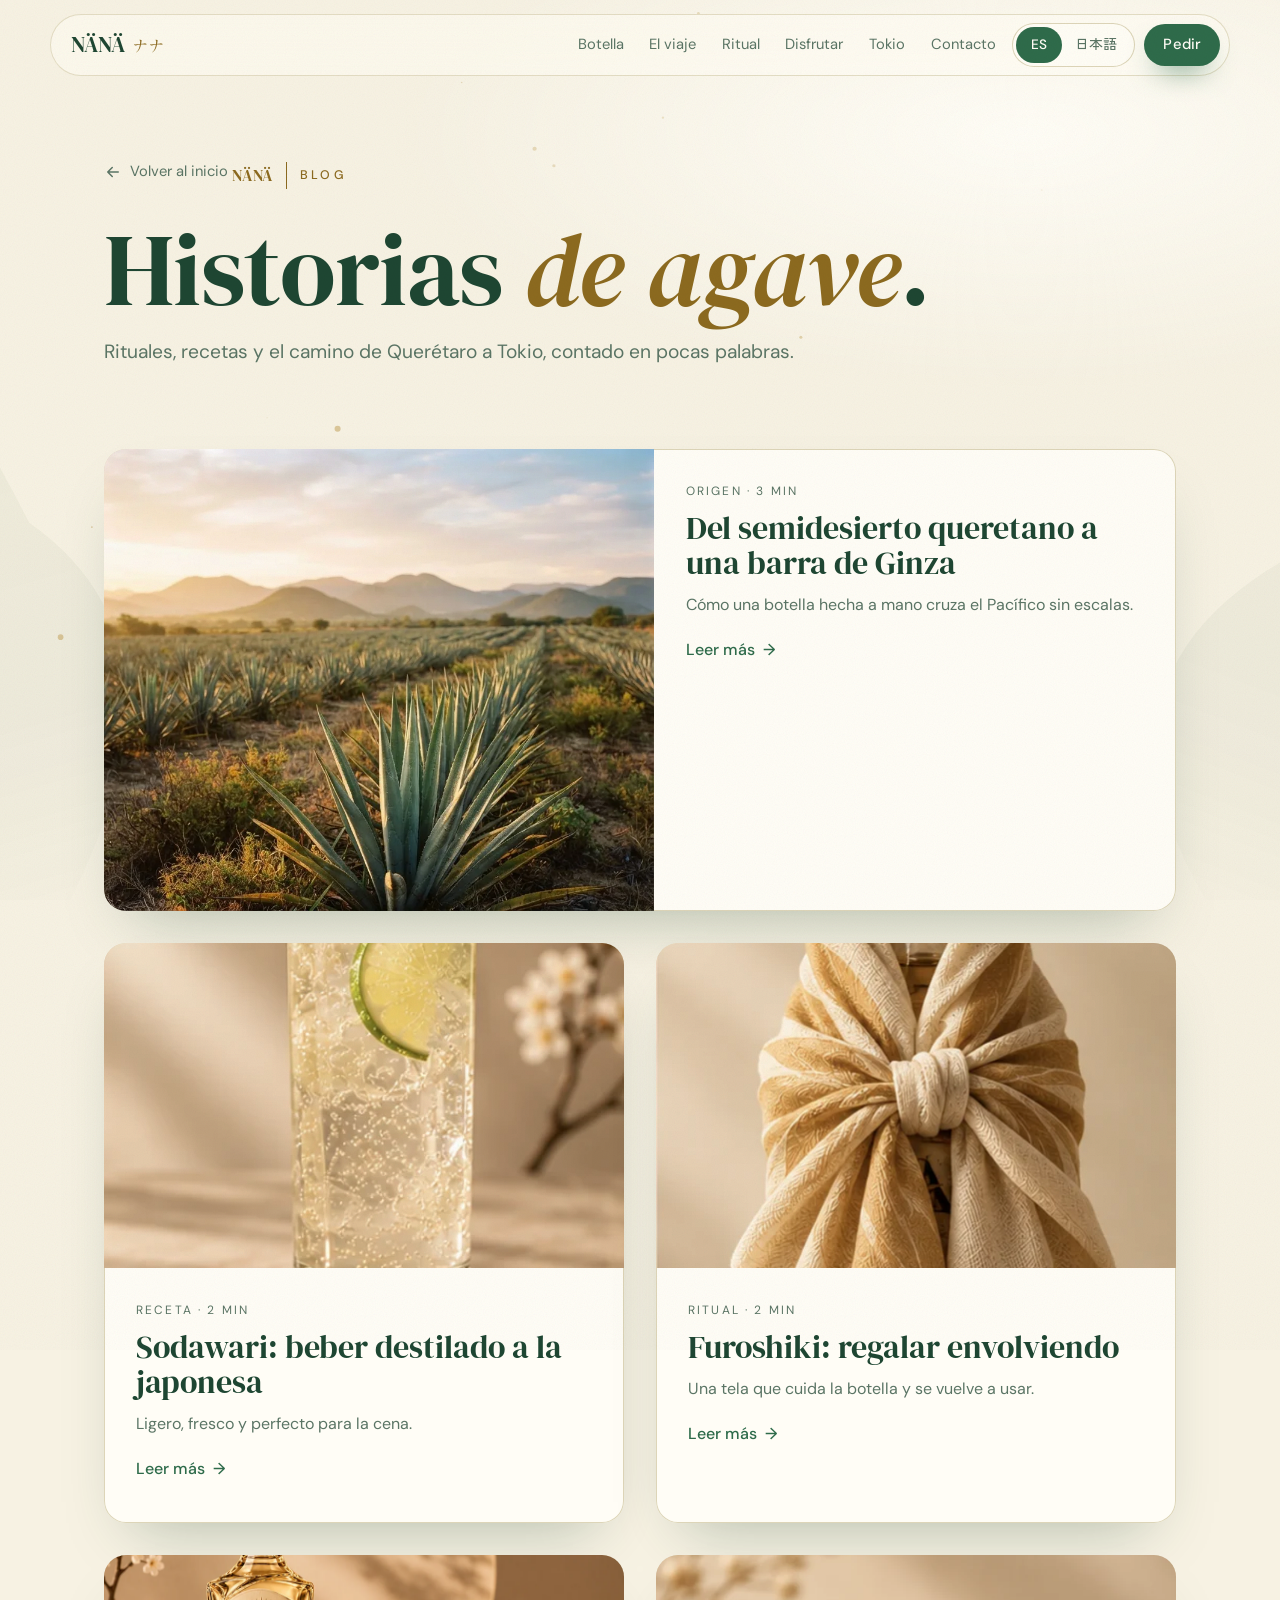
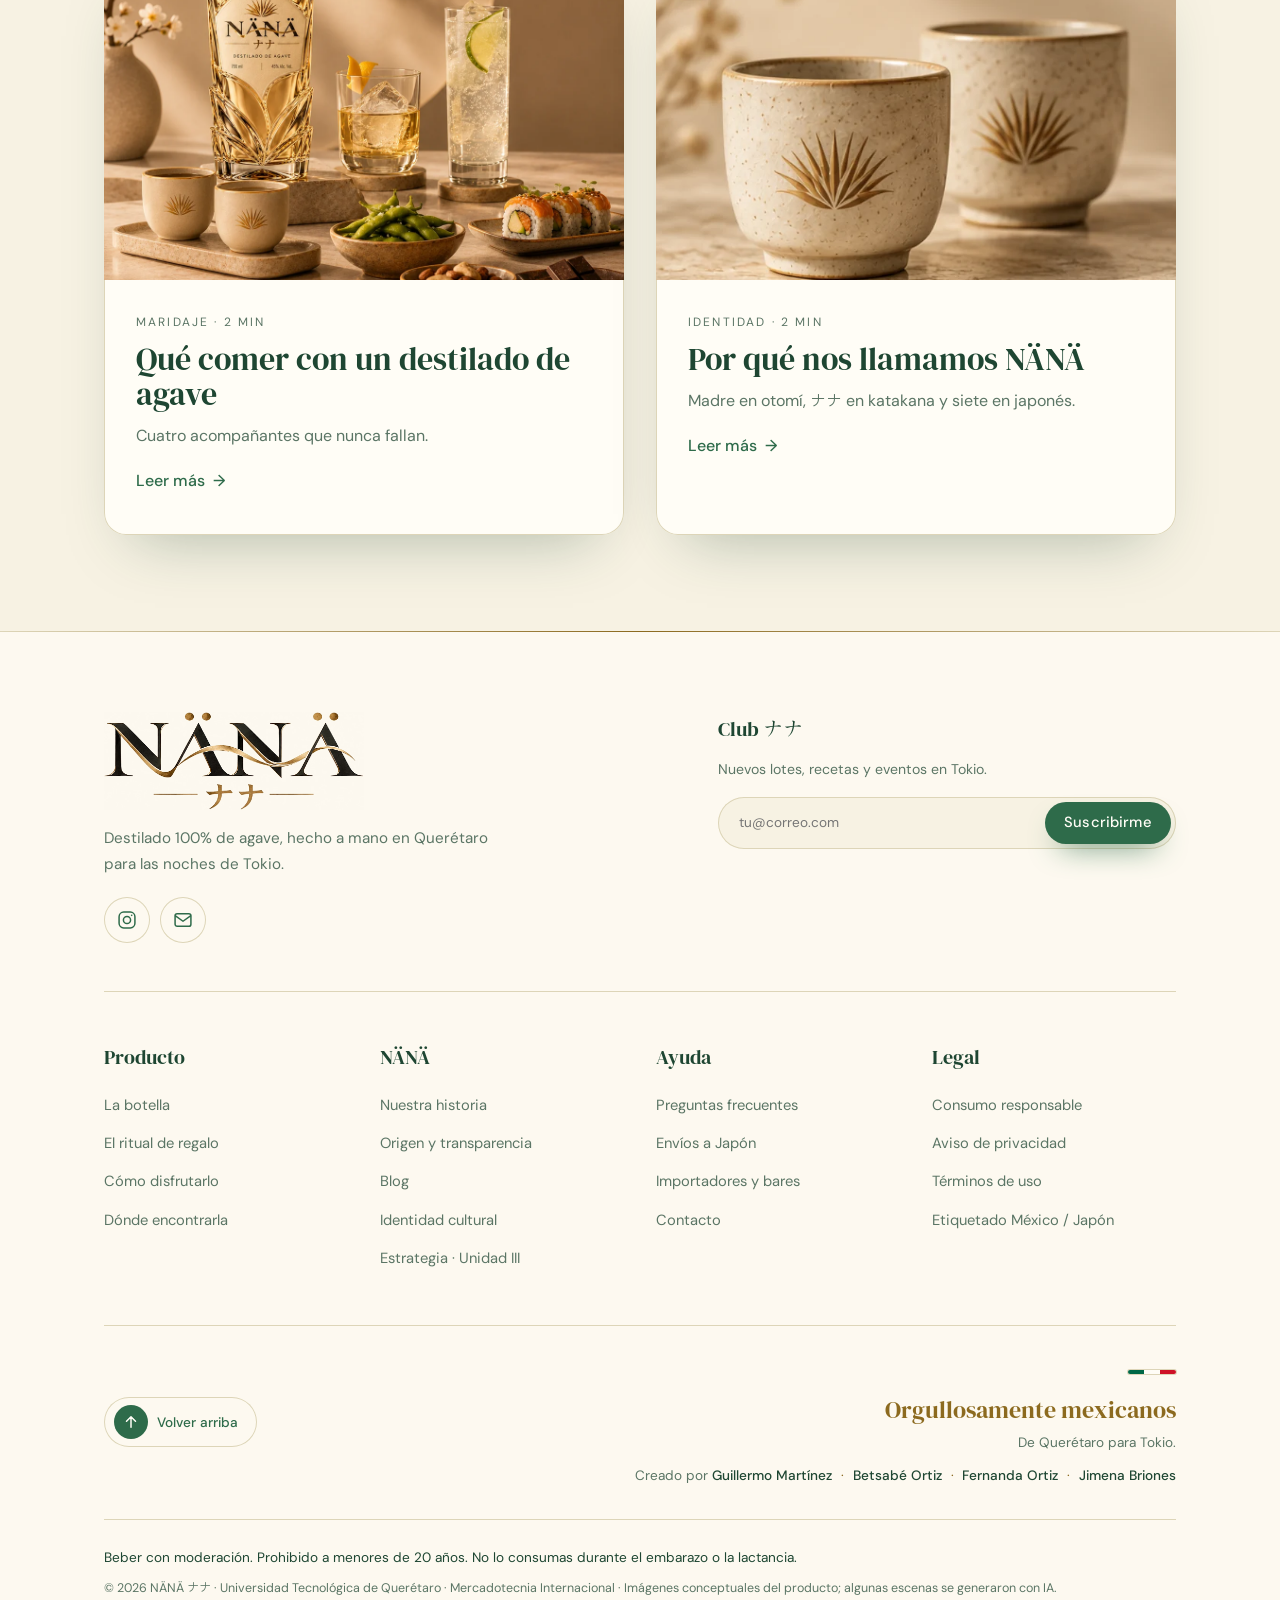
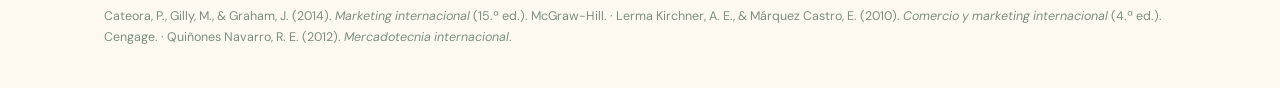
<file: blog.html>
<!DOCTYPE html>
<html lang="es" data-l="es">
<head>
<meta charset="utf-8">
<meta name="viewport" content="width=device-width, initial-scale=1, viewport-fit=cover">
<title>Blog · NÄNÄ ナナ</title>
<meta name="description" content="Historias, recetas y rituales alrededor de NÄNÄ ナナ.">
<meta name="theme-color" content="#f7f2e3">
<link rel="icon" href="img/logo.webp" type="image/webp">
<link rel="preconnect" href="https://fonts.googleapis.com"><link rel="preconnect" href="https://fonts.gstatic.com" crossorigin>
<link href="https://fonts.googleapis.com/css2?family=DM+Sans:ital,opsz,wght@0,9..40,400;0,9..40,500;0,9..40,700;1,9..40,400&family=DM+Serif+Display:ital@0;1&family=Shippori+Mincho:wght@400;700&family=Zen+Kaku+Gothic+New:wght@400;500&display=swap" rel="stylesheet">
<link rel="stylesheet" href="css/styles.css">
</head>
<body class="page">
<canvas id="atmos" aria-hidden="true"></canvas>
<div class="grain" aria-hidden="true"></div>
<div class="progress" aria-hidden="true"></div>
<header class="top" id="top">
  <a class="brand" href="index.html#inicio" aria-label="NÄNÄ ナナ, inicio"><span>NÄNÄ</span><i>ナナ</i></a>
  <nav class="menu" id="menu" aria-label="Principal">
    <a href="index.html#botella"><span class="es">Botella</span><span class="ja">ボトル</span></a>
    <a href="index.html#viaje"><span class="es">El viaje</span><span class="ja">旅</span></a>
    <a href="index.html#ritual"><span class="es">Ritual</span><span class="ja">お届け</span></a>
    <a href="index.html#disfruta"><span class="es">Disfrutar</span><span class="ja">楽しみ方</span></a>
    <a href="index.html#tokio"><span class="es">Tokio</span><span class="ja">東京</span></a>
    <a href="index.html#contacto"><span class="es">Contacto</span><span class="ja">お問い合わせ</span></a>
  </nav>
  <div class="top-r">
    <div class="tg" role="group" aria-label="Idioma / 言語"><button type="button" data-set="es" aria-pressed="true">ES</button><button type="button" data-set="ja" aria-pressed="false">日本語</button></div>
    <a class="btn sm hide-sm" href="index.html#contacto"><span class="es">Pedir</span><span class="ja">注文</span></a>
    <button class="burger" id="burger" type="button" aria-label="Abrir menú" aria-expanded="false" aria-controls="menu"><i></i><i></i></button>
  </div>
</header>
<main>
<section class="page-hero">
  <div class="wrap">
    <a class="back" href="index.html"><svg viewBox="0 0 24 24" aria-hidden="true"><path d="M19 12H5M11 6l-6 6 6 6"/></svg><span class="es">Volver al inicio</span><span class="ja">トップへ戻る</span></a>
    <p class="eyebrow"><span>NÄNÄ</span><span class="es">Blog</span><span class="ja">ブログ</span></p>
    <h1><span class="es">Historias <em>de agave</em>.</span><span class="ja">アガベの<em>物語</em>。</span></h1>
    <p class="lead"><span class="es">Rituales, recetas y el camino de Querétaro a Tokio, contado en pocas palabras.</span><span class="ja">ひととき、レシピ、そしてケレタロから東京への道のりを、短く。</span></p>
  </div>
</section>

<div class="wrap posts">
  <article class="post rv">
    <div class="post-img"><img src="img/campo.webp" alt="Campo de agave al atardecer en Querétaro" width="914" height="768" loading="lazy"></div>
    <div class="post-b">
      <p class="post-meta"><span class="es">Origen · 3 min</span><span class="ja">産地 · 3分</span></p>
      <h2><span class="es">Del semidesierto queretano a una barra de Ginza</span><span class="ja">ケレタロの半砂漠から、銀座のバーへ</span></h2>
      <p><span class="es">Cómo una botella hecha a mano cruza el Pacífico sin escalas.</span><span class="ja">手づくりのボトルが、太平洋を直行で渡るまで。</span></p>
      <details><summary><span class="es">Leer más</span><span class="ja">続きを読む</span></summary>
        <p class="es">Todo empieza en el campo: el agave tarda años en madurar antes de cocerse y destilarse a mano, en lotes pequeños. Cada lote de NÄNÄ es de 2,000 botellas.</p>
        <p class="es">Desde México, la botella viaja por mar directo a Japón, sin transbordo en Estados Unidos: de 15 a 23 días. Allí la recibe un importador con licencia, que la lleva a bares, izakayas y tiendas de Ginza, Roppongi, Shibuya y Shinjuku.</p>
        <p class="ja">アガベは何年もかけて育ち、小さなロットで手によって蒸され、蒸留されます。NÄNÄのロットは2,000本です。</p>
        <p class="ja">メキシコから海路で日本へ直行し、アメリカは経由しません。所要は15〜23日。免許を持つ輸入者が受け取り、銀座・六本木・渋谷・新宿のバーや居酒屋、専門店へ届けます。</p>
      </details>
    </div>
  </article>

  <article class="post rv">
    <div class="post-img"><img src="img/sodawari.webp" alt="Vaso alto de NÄNÄ Sodawari con hielo y limón" width="494" height="522" loading="lazy"></div>
    <div class="post-b">
      <p class="post-meta"><span class="es">Receta · 2 min</span><span class="ja">レシピ · 2分</span></p>
      <h2><span class="es">Sodawari: beber destilado a la japonesa</span><span class="ja">ソーダ割り：日本らしい楽しみ方</span></h2>
      <p><span class="es">Ligero, fresco y perfecto para la cena.</span><span class="ja">軽やかで、食事にぴったり。</span></p>
      <details><summary><span class="es">Leer más</span><span class="ja">続きを読む</span></summary>
        <p class="es">En Japón es muy común alargar los destilados con agua mineral o soda. Llena un vaso alto de hielo, sirve una parte de NÄNÄ por tres de agua mineral, remueve una sola vez y termina con una rodaja de limón.</p>
        <p class="ja">日本では蒸留酒を炭酸水で割るのが定番です。背の高いグラスに氷を入れ、NÄNÄ 1に対して炭酸水3。一度だけ混ぜ、レモンを添えて。</p>
      </details>
    </div>
  </article>

  <article class="post rv">
    <div class="post-img"><img src="img/furoshiki.webp" alt="Botella NÄNÄ envuelta en furoshiki" width="521" height="1100" loading="lazy"></div>
    <div class="post-b">
      <p class="post-meta"><span class="es">Ritual · 2 min</span><span class="ja">ひととき · 2分</span></p>
      <h2><span class="es">Furoshiki: regalar envolviendo</span><span class="ja">風呂敷：包んで贈る</span></h2>
      <p><span class="es">Una tela que cuida la botella y se vuelve a usar.</span><span class="ja">ボトルを守り、何度でも使える布。</span></p>
      <details><summary><span class="es">Leer más</span><span class="ja">続きを読む</span></summary>
        <p class="es">En Japón, envolver un regalo con furoshiki comunica cuidado. El de NÄNÄ lleva un patrón de agave en beige y dorado, y después de abrir el regalo sirve como bolsa, mantel o envoltura para el siguiente.</p>
        <p class="ja">日本では、風呂敷で包むことが心づかいの表現です。NÄNÄの風呂敷はベージュと金のアガベ柄。開けたあとはバッグや敷物、次の贈り物の包みとして使えます。</p>
      </details>
    </div>
  </article>

  <article class="post rv">
    <div class="post-img"><img src="img/mesa.webp" alt="Mesa de degustación de NÄNÄ con bocadillos japoneses" width="1100" height="1100" loading="lazy"></div>
    <div class="post-b">
      <p class="post-meta"><span class="es">Maridaje · 2 min</span><span class="ja">ペアリング · 2分</span></p>
      <h2><span class="es">Qué comer con un destilado de agave</span><span class="ja">アガベ蒸留酒に合う一品</span></h2>
      <p><span class="es">Cuatro acompañantes que nunca fallan.</span><span class="ja">間違いのない4つの組み合わせ。</span></p>
      <details><summary><span class="es">Leer más</span><span class="ja">続きを読む</span></summary>
        <p class="es">Edamames con sal para abrir el apetito, sushi para un contraste fresco, frutos secos para acompañar cada sorbo y chocolate amargo para cerrar con un sabor intenso.</p>
        <p class="ja">塩ゆでの枝豆で始め、寿司で爽やかなコントラストを、ナッツをひと口ごとに、最後はビターチョコレートで力強く締めくくります。</p>
      </details>
    </div>
  </article>

  <article class="post rv">
    <div class="post-img"><img src="img/ochoko.webp" alt="Dos tazas ochoko con el agave de NÄNÄ" width="682" height="550" loading="lazy"></div>
    <div class="post-b">
      <p class="post-meta"><span class="es">Identidad · 2 min</span><span class="ja">アイデンティティ · 2分</span></p>
      <h2><span class="es">Por qué nos llamamos NÄNÄ</span><span class="ja">NÄNÄという名前の理由</span></h2>
      <p><span class="es">Madre en otomí, ナナ en katakana y siete en japonés.</span><span class="ja">オトミ語の「母」、カタカナの「ナナ」、そして「七」。</span></p>
      <details><summary><span class="es">Leer más</span><span class="ja">続きを読む</span></summary>
        <p class="es">Nänä significa madre en otomí: origen, cuidado y pertenencia. Escrito en katakana, ナナ, abre el diálogo con Japón. Y por casualidad, nana también es “siete”, un número de buena suerte. <a href="historia.html">Lee la historia completa</a>.</p>
        <p class="ja">オトミ語で「nänä」は母、起源、慈しみ、帰属を意味します。カタカナの「ナナ」は日本との対話を開き、偶然にも「七」は縁起の良い数字です。<a href="historia.html">物語を読む</a></p>
      </details>
    </div>
  </article>
</div>

</main>
<footer class="foot">
  <div class="wrap">
    <div class="foot-brand">
      <div>
        <img class="foot-logo" src="img/logo.webp" alt="NÄNÄ ナナ" width="1007" height="383" loading="lazy">
        <p class="foot-tag"><span class="es">Destilado 100% de agave, hecho a mano en Querétaro para las noches de Tokio.</span><span class="ja">ケレタロで手づくりされた100％アガベ蒸留酒。東京の夜のために。</span></p>
        <div class="foot-social">
          <a href="https://www.instagram.com/nanadestiladosmx/" target="_blank" rel="noopener" aria-label="Instagram @nanadestiladosmx"><svg viewBox="0 0 24 24" aria-hidden="true"><rect x="2.5" y="2.5" width="19" height="19" rx="5.5"/><circle cx="12" cy="12" r="4.3"/><circle cx="17.6" cy="6.4" r="1" class="fill"/></svg></a>
          <a href="mailto:contacto@nana-agave.jp" aria-label="Correo"><svg viewBox="0 0 24 24" aria-hidden="true"><rect x="2.5" y="4.5" width="19" height="15" rx="2.5"/><path d="M3 7l9 6.5L21 7"/></svg></a>
        </div>
      </div>
      <form class="foot-news" id="fn" novalidate>
        <p class="foot-h"><span class="es">Club ナナ</span><span class="ja">ナナ・クラブ</span></p>
        <p class="note"><span class="es">Nuevos lotes, recetas y eventos en Tokio.</span><span class="ja">新ロット、レシピ、東京のイベント情報。</span></p>
        <div class="news-row"><label class="sr" for="fne">Correo</label><input type="email" id="fne" required autocomplete="email" placeholder="tu@correo.com"><button class="btn sm" type="submit"><span class="es">Suscribirme</span><span class="ja">登録</span></button></div>
        <p class="note msg" id="fnm" role="status"></p>
      </form>
    </div>

    <nav class="foot-cols" aria-label="Pie de página">
      <div><p class="foot-h"><span class="es">Producto</span><span class="ja">製品</span></p><ul>
        <li><a href="index.html#botella"><span class="es">La botella</span><span class="ja">ボトル</span></a></li>
        <li><a href="index.html#ritual"><span class="es">El ritual de regalo</span><span class="ja">ギフトセット</span></a></li>
        <li><a href="index.html#disfruta"><span class="es">Cómo disfrutarlo</span><span class="ja">楽しみ方</span></a></li>
        <li><a href="index.html#tokio"><span class="es">Dónde encontrarla</span><span class="ja">取扱店</span></a></li>
      </ul></div>
      <div><p class="foot-h">NÄNÄ</p><ul>
        <li><a href="historia.html"><span class="es">Nuestra historia</span><span class="ja">私たちの物語</span></a></li>
        <li><a href="historia.html#origen"><span class="es">Origen y transparencia</span><span class="ja">産地と透明性</span></a></li>
        <li><a href="blog.html"><span class="es">Blog</span><span class="ja">ブログ</span></a></li>
        <li><a href="historia.html#identidad"><span class="es">Identidad cultural</span><span class="ja">文化的アイデンティティ</span></a></li>
        <li><a href="estrategia.html"><span class="es">Estrategia · Unidad III</span><span class="ja">戦略（第3単元）</span></a></li>
      </ul></div>
      <div><p class="foot-h"><span class="es">Ayuda</span><span class="ja">サポート</span></p><ul>
        <li><a href="legal.html#faq"><span class="es">Preguntas frecuentes</span><span class="ja">よくある質問</span></a></li>
        <li><a href="legal.html#envios"><span class="es">Envíos a Japón</span><span class="ja">日本への配送</span></a></li>
        <li><a href="index.html#contacto"><span class="es">Importadores y bares</span><span class="ja">輸入者・バーの方へ</span></a></li>
        <li><a href="index.html#contacto"><span class="es">Contacto</span><span class="ja">お問い合わせ</span></a></li>
      </ul></div>
      <div><p class="foot-h">Legal</p><ul>
        <li><a href="legal.html#consumo"><span class="es">Consumo responsable</span><span class="ja">適正飲酒</span></a></li>
        <li><a href="legal.html#privacidad"><span class="es">Aviso de privacidad</span><span class="ja">プライバシー</span></a></li>
        <li><a href="legal.html#terminos"><span class="es">Términos de uso</span><span class="ja">利用規約</span></a></li>
        <li><a href="legal.html#etiqueta"><span class="es">Etiquetado México / Japón</span><span class="ja">表示（メキシコ・日本）</span></a></li>
      </ul></div>
    </nav>

    <div class="foot-top">
      <a class="to-top" href="#top"><svg viewBox="0 0 24 24" aria-hidden="true"><path d="M12 19V5M6 11l6-6 6 6"/></svg><span class="es">Volver arriba</span><span class="ja">トップへ</span></a>
      <div class="credits">
        <span class="flag" aria-hidden="true"><i></i><i></i><i></i></span>
        <p class="cr-t"><span class="es">Orgullosamente mexicanos</span><span class="ja">メキシコの誇りをこめて</span></p>
        <p class="cr-s"><span class="es">De Querétaro para Tokio.</span><span class="ja">ケレタロから東京へ。</span></p>
        <p class="cr-n"><span class="es">Creado por</span><span class="ja">制作</span> <span class="nm">Guillermo Martínez</span><span class="nm">Betsabé Ortiz</span><span class="nm">Fernanda Ortiz</span><span class="nm">Jimena Briones</span></p>
      </div>
    </div>
    <p class="legal"><span class="es">Beber con moderación. Prohibido a menores de 20 años. No lo consumas durante el embarazo o la lactancia.</span><span class="ja">お酒は20歳になってから。妊娠中・授乳期の飲酒は避けましょう。飲み過ぎに注意。</span></p>
    <p class="small">© 2026 NÄNÄ ナナ · Universidad Tecnológica de Querétaro · Mercadotecnia Internacional · <span class="es">Imágenes conceptuales del producto; algunas escenas se generaron con IA.</span><span class="ja">製品のコンセプト画像です。一部のシーンはAIで生成しました。</span></p>
    <p class="small refs">Cateora, P., Gilly, M., &amp; Graham, J. (2014). <i>Marketing internacional</i> (15.ª ed.). McGraw-Hill. · Lerma Kirchner, A. E., &amp; Márquez Castro, E. (2010). <i>Comercio y marketing internacional</i> (4.ª ed.). Cengage. · Quiñones Navarro, R. E. (2012). <i>Mercadotecnia internacional</i>.</p>
  </div>
</footer>
<script src="js/main.js" defer></script>
</body>
</html>
</file>
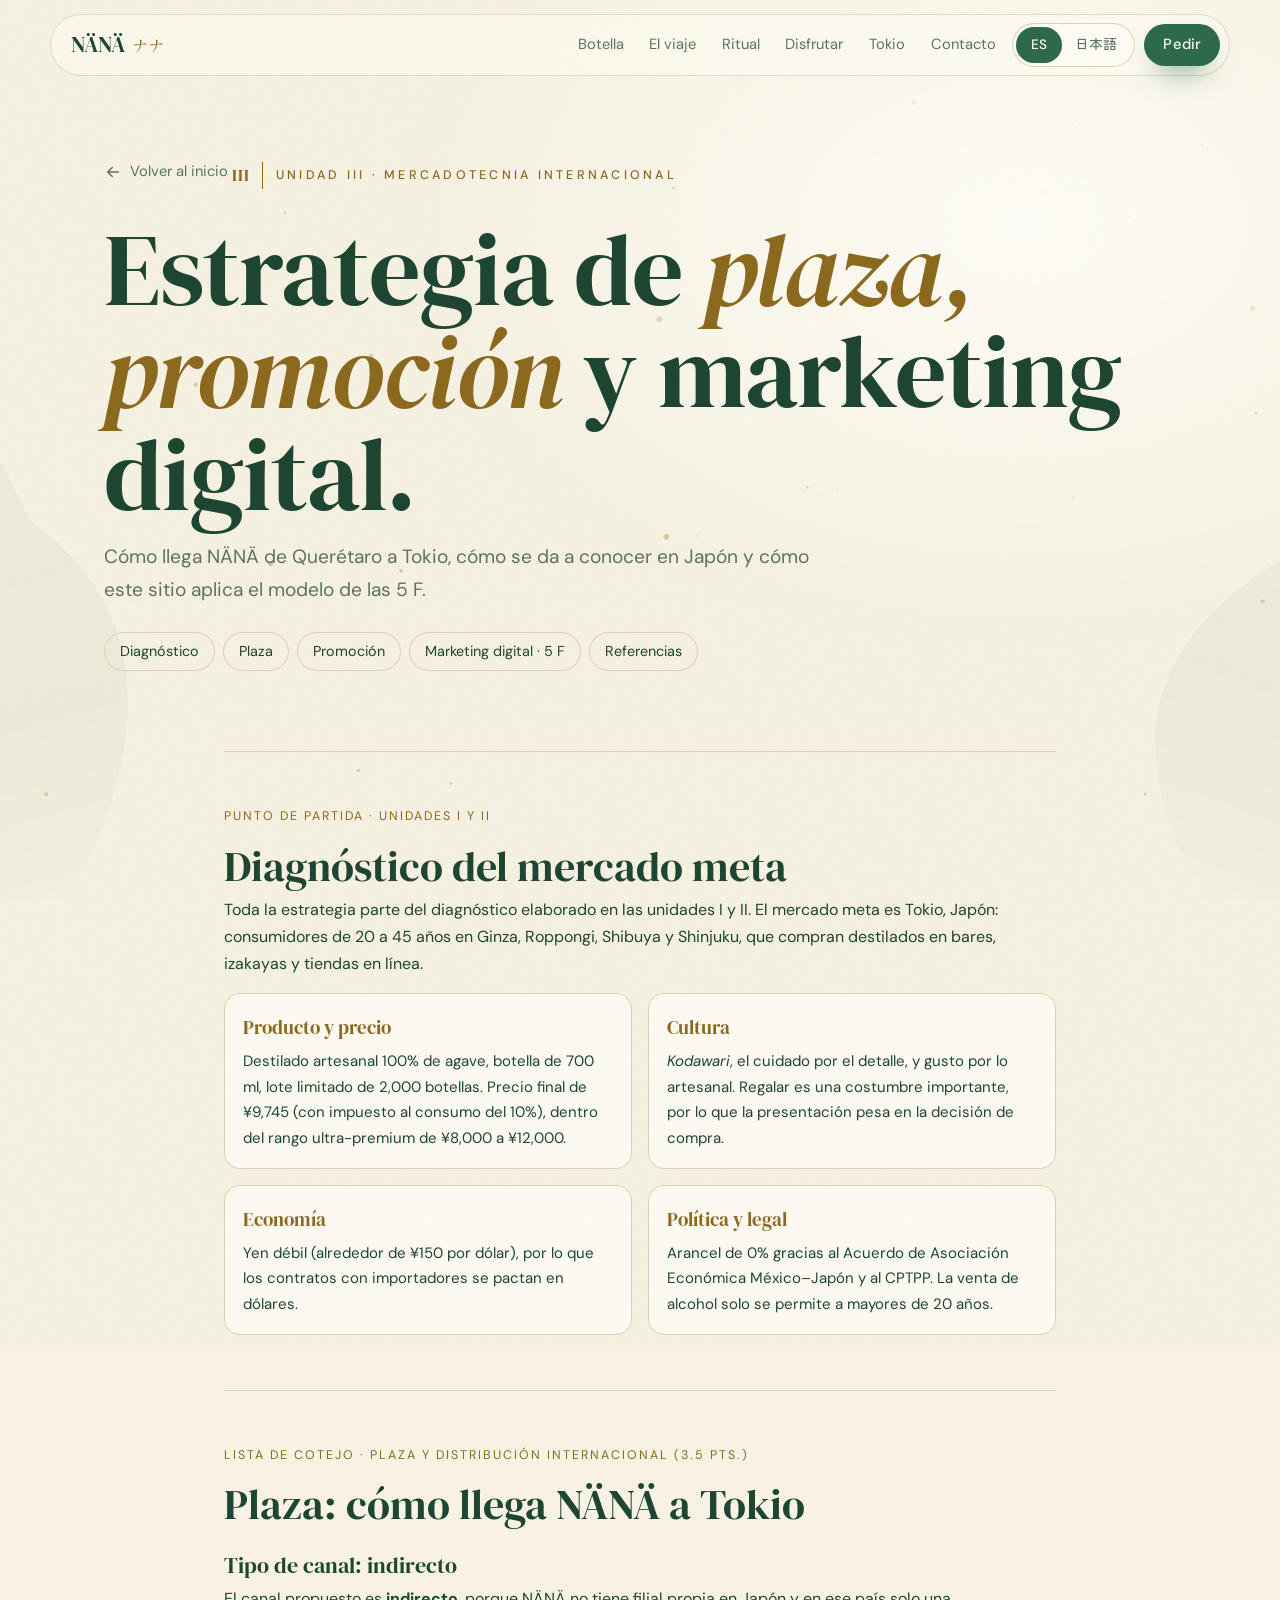
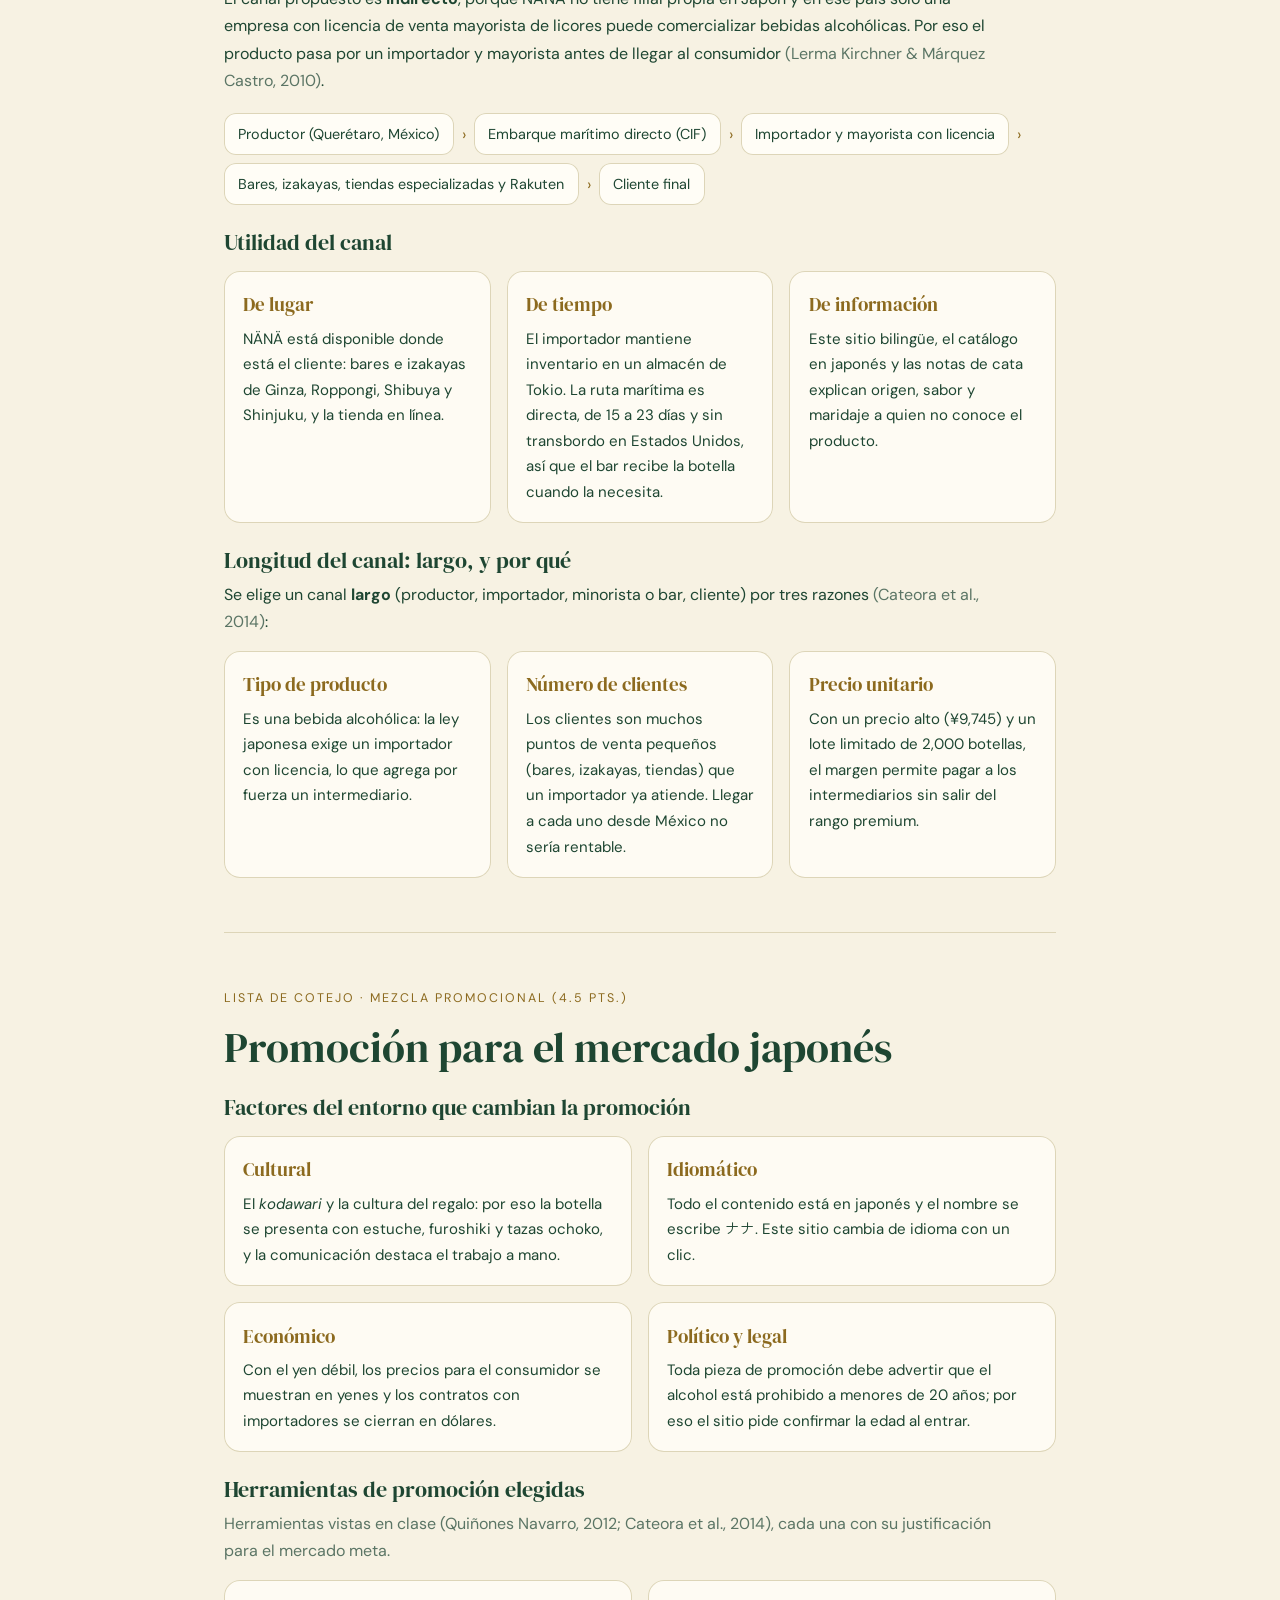
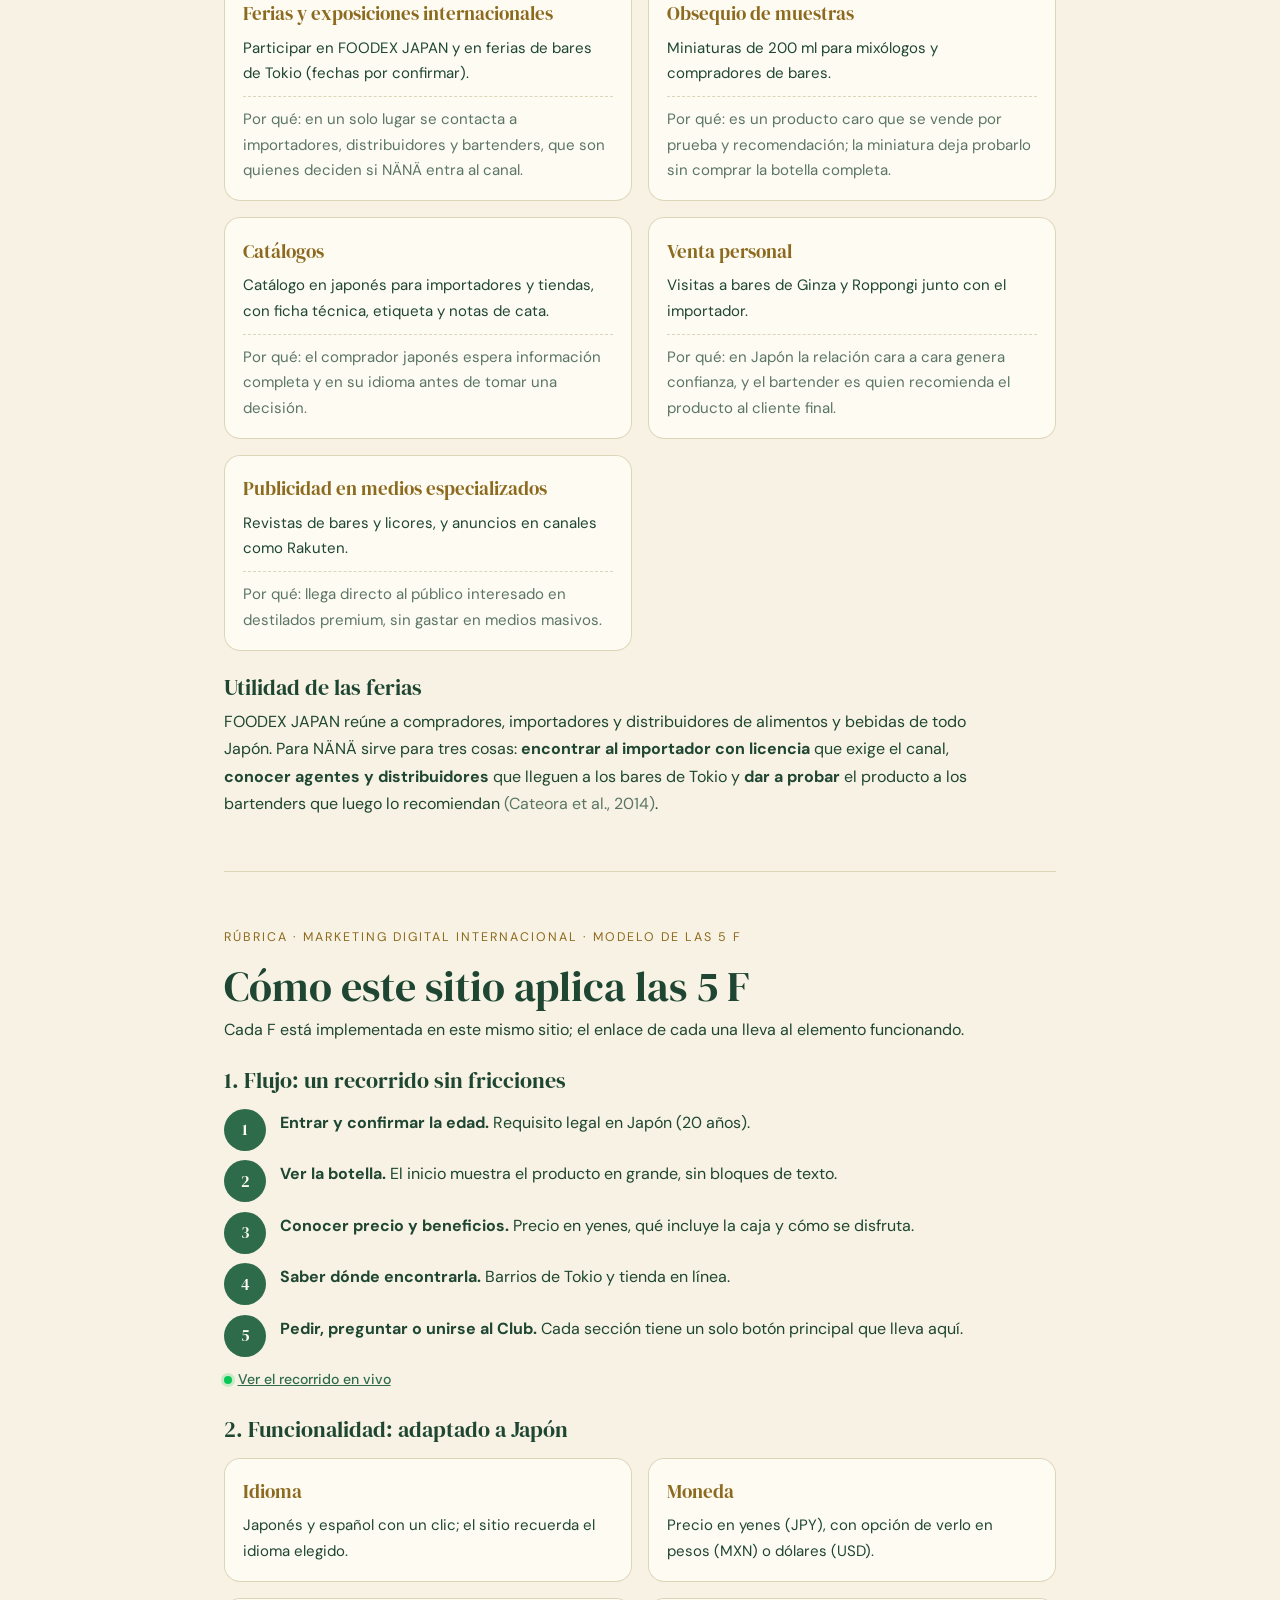
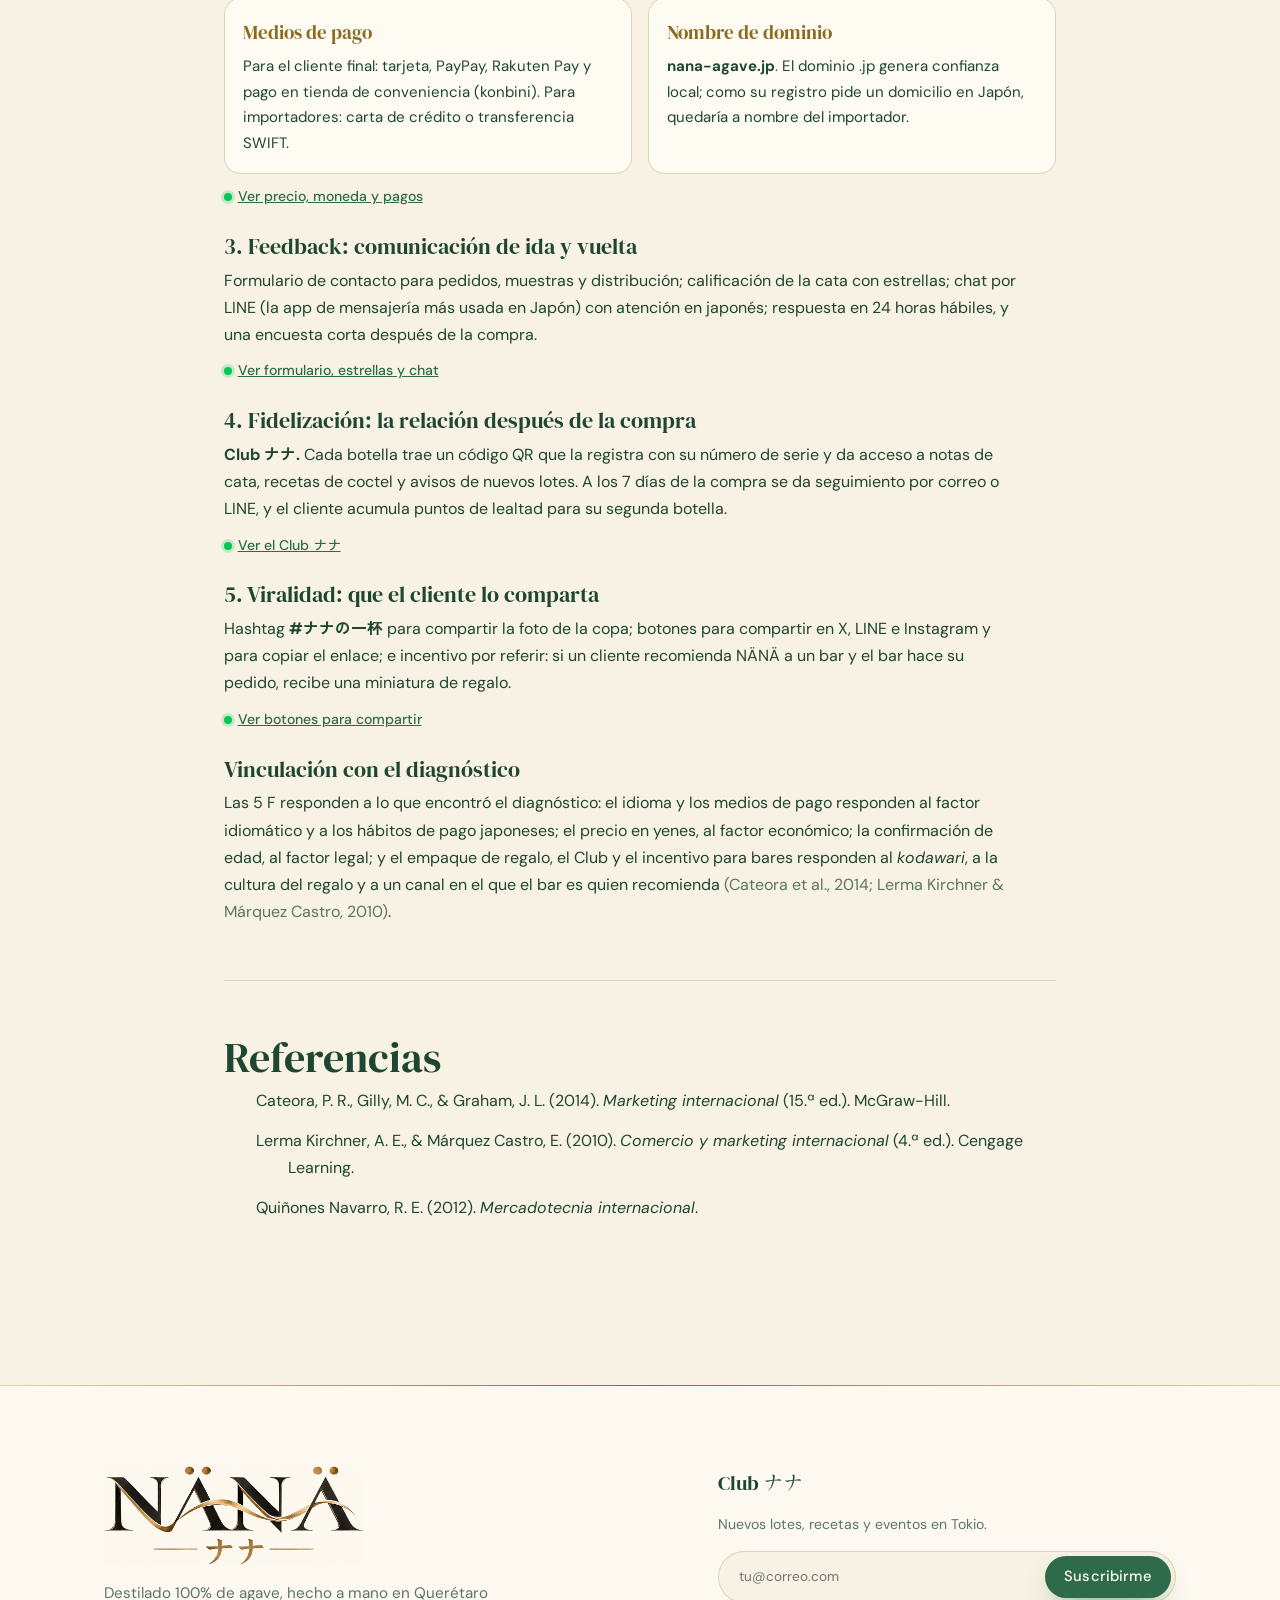
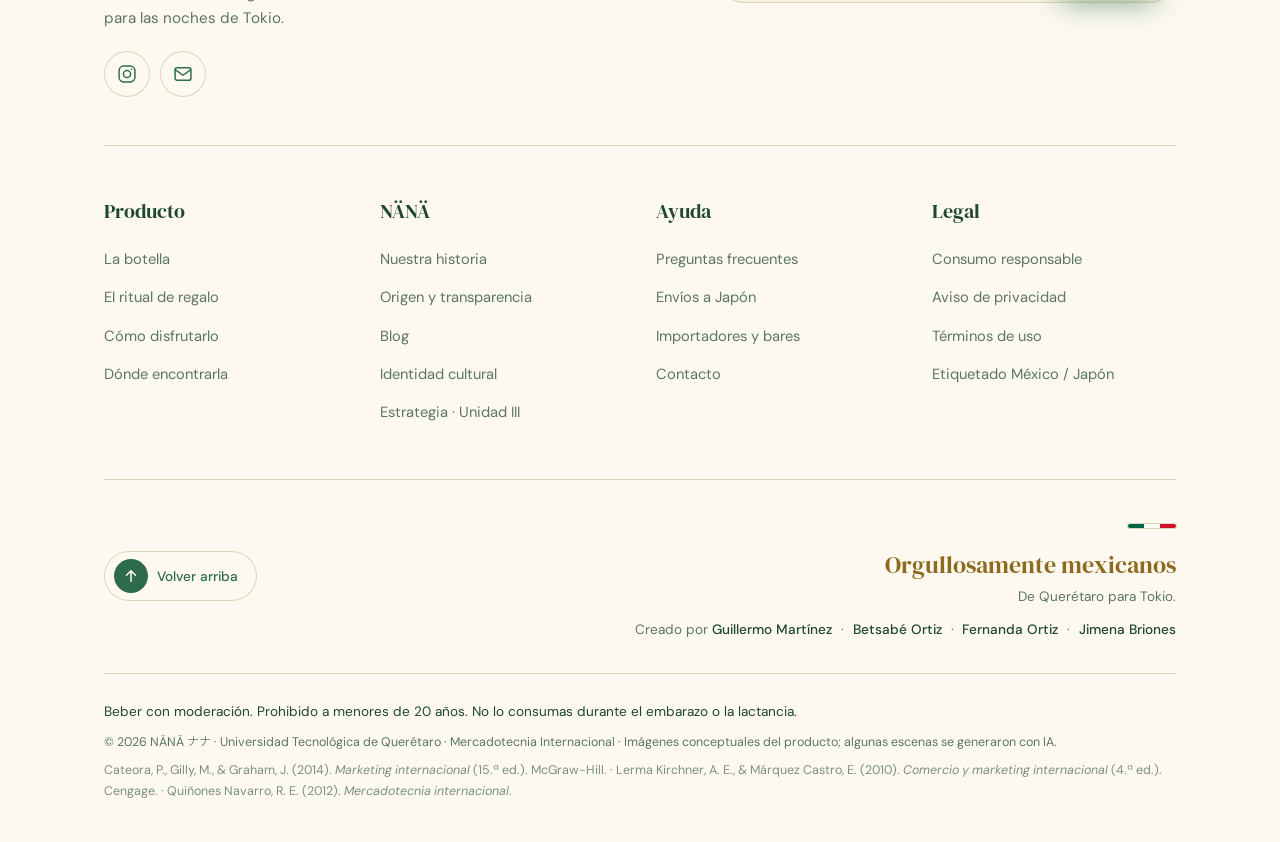
<file: estrategia.html>
<!DOCTYPE html>
<html lang="es" data-l="es">
<head>
<meta charset="utf-8">
<meta name="viewport" content="width=device-width, initial-scale=1, viewport-fit=cover">
<title>Estrategia · NÄNÄ ナナ</title>
<meta name="description" content="Plaza, promoción y marketing digital (modelo de las 5 F) de NÄNÄ ナナ para el mercado japonés.">
<meta name="theme-color" content="#f7f2e3">
<link rel="icon" href="img/logo.webp" type="image/webp">
<link rel="preconnect" href="https://fonts.googleapis.com"><link rel="preconnect" href="https://fonts.gstatic.com" crossorigin>
<link href="https://fonts.googleapis.com/css2?family=DM+Sans:ital,opsz,wght@0,9..40,400;0,9..40,500;0,9..40,700;1,9..40,400&family=DM+Serif+Display:ital@0;1&family=Shippori+Mincho:wght@400;700&family=Zen+Kaku+Gothic+New:wght@400;500&display=swap" rel="stylesheet">
<link rel="stylesheet" href="css/styles.css">
</head>
<body class="page">
<canvas id="atmos" aria-hidden="true"></canvas>
<div class="grain" aria-hidden="true"></div>
<div class="progress" aria-hidden="true"></div>
<header class="top" id="top">
  <a class="brand" href="index.html#inicio" aria-label="NÄNÄ ナナ, inicio"><span>NÄNÄ</span><i>ナナ</i></a>
  <nav class="menu" id="menu" aria-label="Principal">
    <a href="index.html#botella"><span class="es">Botella</span><span class="ja">ボトル</span></a>
    <a href="index.html#viaje"><span class="es">El viaje</span><span class="ja">旅</span></a>
    <a href="index.html#ritual"><span class="es">Ritual</span><span class="ja">お届け</span></a>
    <a href="index.html#disfruta"><span class="es">Disfrutar</span><span class="ja">楽しみ方</span></a>
    <a href="index.html#tokio"><span class="es">Tokio</span><span class="ja">東京</span></a>
    <a href="index.html#contacto"><span class="es">Contacto</span><span class="ja">お問い合わせ</span></a>
  </nav>
  <div class="top-r">
    <div class="tg" role="group" aria-label="Idioma / 言語"><button type="button" data-set="es" aria-pressed="true">ES</button><button type="button" data-set="ja" aria-pressed="false">日本語</button></div>
    <a class="btn sm hide-sm" href="index.html#contacto"><span class="es">Pedir</span><span class="ja">注文</span></a>
    <button class="burger" id="burger" type="button" aria-label="Abrir menú" aria-expanded="false" aria-controls="menu"><i></i><i></i></button>
  </div>
</header>
<main>
<section class="page-hero">
  <div class="wrap">
    <a class="back" href="index.html"><svg viewBox="0 0 24 24" aria-hidden="true"><path d="M19 12H5M11 6l-6 6 6 6"/></svg><span class="es">Volver al inicio</span><span class="ja">トップへ戻る</span></a>
    <p class="eyebrow"><span>III</span>Unidad III · Mercadotecnia Internacional</p>
    <h1>Estrategia de <em>plaza, promoción</em> y marketing digital.</h1>
    <p class="lead">Cómo llega NÄNÄ de Querétaro a Tokio, cómo se da a conocer en Japón y cómo este sitio aplica el modelo de las 5 F. <span class="ja">この資料はスペイン語のみです。</span></p>
    <nav class="toc" aria-label="Contenido">
      <a href="#diagnostico">Diagnóstico</a><a href="#plaza">Plaza</a><a href="#promocion">Promoción</a><a href="#cinco-f">Marketing digital · 5 F</a><a href="#referencias">Referencias</a>
    </nav>
  </div>
</section>

<div class="wrap strat">

  <!-- ===== Diagnóstico (Unidades I y II) ===== -->
  <section id="diagnostico" class="rv">
    <p class="crit">Punto de partida · Unidades I y II</p>
    <h2>Diagnóstico del mercado meta</h2>
    <p>Toda la estrategia parte del diagnóstico elaborado en las unidades I y II. El mercado meta es Tokio, Japón: consumidores de 20 a 45 años en Ginza, Roppongi, Shibuya y Shinjuku, que compran destilados en bares, izakayas y tiendas en línea.</p>
    <div class="grid2">
      <div class="box"><h4>Producto y precio</h4><p>Destilado artesanal 100% de agave, botella de 700 ml, lote limitado de 2,000 botellas. Precio final de ¥9,745 (con impuesto al consumo del 10%), dentro del rango ultra-premium de ¥8,000 a ¥12,000.</p></div>
      <div class="box"><h4>Cultura</h4><p><i>Kodawari</i>, el cuidado por el detalle, y gusto por lo artesanal. Regalar es una costumbre importante, por lo que la presentación pesa en la decisión de compra.</p></div>
      <div class="box"><h4>Economía</h4><p>Yen débil (alrededor de ¥150 por dólar), por lo que los contratos con importadores se pactan en dólares.</p></div>
      <div class="box"><h4>Política y legal</h4><p>Arancel de 0% gracias al Acuerdo de Asociación Económica México–Japón y al CPTPP. La venta de alcohol solo se permite a mayores de 20 años.</p></div>
    </div>
  </section>

  <!-- ===== PLAZA ===== -->
  <section id="plaza" class="rv">
    <p class="crit">Lista de cotejo · Plaza y distribución internacional (3.5 pts.)</p>
    <h2>Plaza: cómo llega NÄNÄ a Tokio</h2>

    <h3>Tipo de canal: indirecto</h3>
    <p>El canal propuesto es <b>indirecto</b>, porque NÄNÄ no tiene filial propia en Japón y en ese país solo una empresa con licencia de venta mayorista de licores puede comercializar bebidas alcohólicas. Por eso el producto pasa por un importador y mayorista antes de llegar al consumidor <span class="cite">(Lerma Kirchner &amp; Márquez Castro, 2010)</span>.</p>
    <div class="chain2" aria-label="Canal de distribución">
      <span>Productor (Querétaro, México)</span><i>›</i><span>Embarque marítimo directo (CIF)</span><i>›</i><span>Importador y mayorista con licencia</span><i>›</i><span>Bares, izakayas, tiendas especializadas y Rakuten</span><i>›</i><span>Cliente final</span>
    </div>

    <h3>Utilidad del canal</h3>
    <div class="grid3">
      <div class="box"><h4>De lugar</h4><p>NÄNÄ está disponible donde está el cliente: bares e izakayas de Ginza, Roppongi, Shibuya y Shinjuku, y la tienda en línea.</p></div>
      <div class="box"><h4>De tiempo</h4><p>El importador mantiene inventario en un almacén de Tokio. La ruta marítima es directa, de 15 a 23 días y sin transbordo en Estados Unidos, así que el bar recibe la botella cuando la necesita.</p></div>
      <div class="box"><h4>De información</h4><p>Este sitio bilingüe, el catálogo en japonés y las notas de cata explican origen, sabor y maridaje a quien no conoce el producto.</p></div>
    </div>

    <h3>Longitud del canal: largo, y por qué</h3>
    <p>Se elige un canal <b>largo</b> (productor, importador, minorista o bar, cliente) por tres razones <span class="cite">(Cateora et al., 2014)</span>:</p>
    <div class="grid3">
      <div class="box"><h4>Tipo de producto</h4><p>Es una bebida alcohólica: la ley japonesa exige un importador con licencia, lo que agrega por fuerza un intermediario.</p></div>
      <div class="box"><h4>Número de clientes</h4><p>Los clientes son muchos puntos de venta pequeños (bares, izakayas, tiendas) que un importador ya atiende. Llegar a cada uno desde México no sería rentable.</p></div>
      <div class="box"><h4>Precio unitario</h4><p>Con un precio alto (¥9,745) y un lote limitado de 2,000 botellas, el margen permite pagar a los intermediarios sin salir del rango premium.</p></div>
    </div>
  </section>

  <!-- ===== PROMOCIÓN ===== -->
  <section id="promocion" class="rv">
    <p class="crit">Lista de cotejo · Mezcla promocional (4.5 pts.)</p>
    <h2>Promoción para el mercado japonés</h2>

    <h3>Factores del entorno que cambian la promoción</h3>
    <div class="grid2">
      <div class="box"><h4>Cultural</h4><p>El <i>kodawari</i> y la cultura del regalo: por eso la botella se presenta con estuche, furoshiki y tazas ochoko, y la comunicación destaca el trabajo a mano.</p></div>
      <div class="box"><h4>Idiomático</h4><p>Todo el contenido está en japonés y el nombre se escribe ナナ. Este sitio cambia de idioma con un clic.</p></div>
      <div class="box"><h4>Económico</h4><p>Con el yen débil, los precios para el consumidor se muestran en yenes y los contratos con importadores se cierran en dólares.</p></div>
      <div class="box"><h4>Político y legal</h4><p>Toda pieza de promoción debe advertir que el alcohol está prohibido a menores de 20 años; por eso el sitio pide confirmar la edad al entrar.</p></div>
    </div>

    <h3>Herramientas de promoción elegidas</h3>
    <p class="cite">Herramientas vistas en clase <span class="cite">(Quiñones Navarro, 2012; Cateora et al., 2014)</span>, cada una con su justificación para el mercado meta.</p>
    <div class="grid2">
      <div class="box"><h4>Ferias y exposiciones internacionales</h4><p>Participar en FOODEX JAPAN y en ferias de bares de Tokio (fechas por confirmar).</p><p class="why">Por qué: en un solo lugar se contacta a importadores, distribuidores y bartenders, que son quienes deciden si NÄNÄ entra al canal.</p></div>
      <div class="box"><h4>Obsequio de muestras</h4><p>Miniaturas de 200 ml para mixólogos y compradores de bares.</p><p class="why">Por qué: es un producto caro que se vende por prueba y recomendación; la miniatura deja probarlo sin comprar la botella completa.</p></div>
      <div class="box"><h4>Catálogos</h4><p>Catálogo en japonés para importadores y tiendas, con ficha técnica, etiqueta y notas de cata.</p><p class="why">Por qué: el comprador japonés espera información completa y en su idioma antes de tomar una decisión.</p></div>
      <div class="box"><h4>Venta personal</h4><p>Visitas a bares de Ginza y Roppongi junto con el importador.</p><p class="why">Por qué: en Japón la relación cara a cara genera confianza, y el bartender es quien recomienda el producto al cliente final.</p></div>
      <div class="box"><h4>Publicidad en medios especializados</h4><p>Revistas de bares y licores, y anuncios en canales como Rakuten.</p><p class="why">Por qué: llega directo al público interesado en destilados premium, sin gastar en medios masivos.</p></div>
    </div>

    <h3>Utilidad de las ferias</h3>
    <p>FOODEX JAPAN reúne a compradores, importadores y distribuidores de alimentos y bebidas de todo Japón. Para NÄNÄ sirve para tres cosas: <b>encontrar al importador con licencia</b> que exige el canal, <b>conocer agentes y distribuidores</b> que lleguen a los bares de Tokio y <b>dar a probar</b> el producto a los bartenders que luego lo recomiendan <span class="cite">(Cateora et al., 2014)</span>.</p>
  </section>

  <!-- ===== 5 F ===== -->
  <section id="cinco-f" class="rv">
    <p class="crit">Rúbrica · Marketing digital internacional · Modelo de las 5 F</p>
    <h2>Cómo este sitio aplica las 5 F</h2>
    <p>Cada F está implementada en este mismo sitio; el enlace de cada una lleva al elemento funcionando.</p>

    <h3>1. Flujo: un recorrido sin fricciones</h3>
    <ol class="steps5">
      <li><div><b>Entrar y confirmar la edad.</b> Requisito legal en Japón (20 años).</div></li>
      <li><div><b>Ver la botella.</b> El inicio muestra el producto en grande, sin bloques de texto.</div></li>
      <li><div><b>Conocer precio y beneficios.</b> Precio en yenes, qué incluye la caja y cómo se disfruta.</div></li>
      <li><div><b>Saber dónde encontrarla.</b> Barrios de Tokio y tienda en línea.</div></li>
      <li><div><b>Pedir, preguntar o unirse al Club.</b> Cada sección tiene un solo botón principal que lleva aquí.</div></li>
    </ol>
    <a class="live" href="index.html">Ver el recorrido en vivo</a>

    <h3>2. Funcionalidad: adaptado a Japón</h3>
    <div class="grid2">
      <div class="box"><h4>Idioma</h4><p>Japonés y español con un clic; el sitio recuerda el idioma elegido.</p></div>
      <div class="box"><h4>Moneda</h4><p>Precio en yenes (JPY), con opción de verlo en pesos (MXN) o dólares (USD).</p></div>
      <div class="box"><h4>Medios de pago</h4><p>Para el cliente final: tarjeta, PayPay, Rakuten Pay y pago en tienda de conveniencia (konbini). Para importadores: carta de crédito o transferencia SWIFT.</p></div>
      <div class="box"><h4>Nombre de dominio</h4><p><b>nana-agave.jp</b>. El dominio .jp genera confianza local; como su registro pide un domicilio en Japón, quedaría a nombre del importador.</p></div>
    </div>
    <a class="live" href="index.html#botella">Ver precio, moneda y pagos</a>

    <h3>3. Feedback: comunicación de ida y vuelta</h3>
    <p>Formulario de contacto para pedidos, muestras y distribución; calificación de la cata con estrellas; chat por LINE (la app de mensajería más usada en Japón) con atención en japonés; respuesta en 24 horas hábiles, y una encuesta corta después de la compra.</p>
    <a class="live" href="index.html#contacto">Ver formulario, estrellas y chat</a>

    <h3>4. Fidelización: la relación después de la compra</h3>
    <p><b>Club ナナ.</b> Cada botella trae un código QR que la registra con su número de serie y da acceso a notas de cata, recetas de coctel y avisos de nuevos lotes. A los 7 días de la compra se da seguimiento por correo o LINE, y el cliente acumula puntos de lealtad para su segunda botella.</p>
    <a class="live" href="index.html#contacto">Ver el Club ナナ</a>

    <h3>5. Viralidad: que el cliente lo comparta</h3>
    <p>Hashtag <b>#ナナの一杯</b> para compartir la foto de la copa; botones para compartir en X, LINE e Instagram y para copiar el enlace; e incentivo por referir: si un cliente recomienda NÄNÄ a un bar y el bar hace su pedido, recibe una miniatura de regalo.</p>
    <a class="live" href="index.html#contacto">Ver botones para compartir</a>

    <h3>Vinculación con el diagnóstico</h3>
    <p>Las 5 F responden a lo que encontró el diagnóstico: el idioma y los medios de pago responden al factor idiomático y a los hábitos de pago japoneses; el precio en yenes, al factor económico; la confirmación de edad, al factor legal; y el empaque de regalo, el Club y el incentivo para bares responden al <i>kodawari</i>, a la cultura del regalo y a un canal en el que el bar es quien recomienda <span class="cite">(Cateora et al., 2014; Lerma Kirchner &amp; Márquez Castro, 2010)</span>.</p>
  </section>

  <!-- ===== Referencias ===== -->
  <section id="referencias" class="rv">
    <h2>Referencias</h2>
    <ul class="refs-list">
      <li>Cateora, P. R., Gilly, M. C., &amp; Graham, J. L. (2014). <i>Marketing internacional</i> (15.ª ed.). McGraw-Hill.</li>
      <li>Lerma Kirchner, A. E., &amp; Márquez Castro, E. (2010). <i>Comercio y marketing internacional</i> (4.ª ed.). Cengage Learning.</li>
      <li>Quiñones Navarro, R. E. (2012). <i>Mercadotecnia internacional</i>.</li>
    </ul>
  </section>
</div>

</main>
<footer class="foot">
  <div class="wrap">
    <div class="foot-brand">
      <div>
        <img class="foot-logo" src="img/logo.webp" alt="NÄNÄ ナナ" width="1007" height="383" loading="lazy">
        <p class="foot-tag"><span class="es">Destilado 100% de agave, hecho a mano en Querétaro para las noches de Tokio.</span><span class="ja">ケレタロで手づくりされた100％アガベ蒸留酒。東京の夜のために。</span></p>
        <div class="foot-social">
          <a href="https://www.instagram.com/nanadestiladosmx/" target="_blank" rel="noopener" aria-label="Instagram @nanadestiladosmx"><svg viewBox="0 0 24 24" aria-hidden="true"><rect x="2.5" y="2.5" width="19" height="19" rx="5.5"/><circle cx="12" cy="12" r="4.3"/><circle cx="17.6" cy="6.4" r="1" class="fill"/></svg></a>
          <a href="mailto:contacto@nana-agave.jp" aria-label="Correo"><svg viewBox="0 0 24 24" aria-hidden="true"><rect x="2.5" y="4.5" width="19" height="15" rx="2.5"/><path d="M3 7l9 6.5L21 7"/></svg></a>
        </div>
      </div>
      <form class="foot-news" id="fn" novalidate>
        <p class="foot-h"><span class="es">Club ナナ</span><span class="ja">ナナ・クラブ</span></p>
        <p class="note"><span class="es">Nuevos lotes, recetas y eventos en Tokio.</span><span class="ja">新ロット、レシピ、東京のイベント情報。</span></p>
        <div class="news-row"><label class="sr" for="fne">Correo</label><input type="email" id="fne" required autocomplete="email" placeholder="tu@correo.com"><button class="btn sm" type="submit"><span class="es">Suscribirme</span><span class="ja">登録</span></button></div>
        <p class="note msg" id="fnm" role="status"></p>
      </form>
    </div>

    <nav class="foot-cols" aria-label="Pie de página">
      <div><p class="foot-h"><span class="es">Producto</span><span class="ja">製品</span></p><ul>
        <li><a href="index.html#botella"><span class="es">La botella</span><span class="ja">ボトル</span></a></li>
        <li><a href="index.html#ritual"><span class="es">El ritual de regalo</span><span class="ja">ギフトセット</span></a></li>
        <li><a href="index.html#disfruta"><span class="es">Cómo disfrutarlo</span><span class="ja">楽しみ方</span></a></li>
        <li><a href="index.html#tokio"><span class="es">Dónde encontrarla</span><span class="ja">取扱店</span></a></li>
      </ul></div>
      <div><p class="foot-h">NÄNÄ</p><ul>
        <li><a href="historia.html"><span class="es">Nuestra historia</span><span class="ja">私たちの物語</span></a></li>
        <li><a href="historia.html#origen"><span class="es">Origen y transparencia</span><span class="ja">産地と透明性</span></a></li>
        <li><a href="blog.html"><span class="es">Blog</span><span class="ja">ブログ</span></a></li>
        <li><a href="historia.html#identidad"><span class="es">Identidad cultural</span><span class="ja">文化的アイデンティティ</span></a></li>
        <li><a href="estrategia.html"><span class="es">Estrategia · Unidad III</span><span class="ja">戦略（第3単元）</span></a></li>
      </ul></div>
      <div><p class="foot-h"><span class="es">Ayuda</span><span class="ja">サポート</span></p><ul>
        <li><a href="legal.html#faq"><span class="es">Preguntas frecuentes</span><span class="ja">よくある質問</span></a></li>
        <li><a href="legal.html#envios"><span class="es">Envíos a Japón</span><span class="ja">日本への配送</span></a></li>
        <li><a href="index.html#contacto"><span class="es">Importadores y bares</span><span class="ja">輸入者・バーの方へ</span></a></li>
        <li><a href="index.html#contacto"><span class="es">Contacto</span><span class="ja">お問い合わせ</span></a></li>
      </ul></div>
      <div><p class="foot-h">Legal</p><ul>
        <li><a href="legal.html#consumo"><span class="es">Consumo responsable</span><span class="ja">適正飲酒</span></a></li>
        <li><a href="legal.html#privacidad"><span class="es">Aviso de privacidad</span><span class="ja">プライバシー</span></a></li>
        <li><a href="legal.html#terminos"><span class="es">Términos de uso</span><span class="ja">利用規約</span></a></li>
        <li><a href="legal.html#etiqueta"><span class="es">Etiquetado México / Japón</span><span class="ja">表示（メキシコ・日本）</span></a></li>
      </ul></div>
    </nav>

    <div class="foot-top">
      <a class="to-top" href="#top"><svg viewBox="0 0 24 24" aria-hidden="true"><path d="M12 19V5M6 11l6-6 6 6"/></svg><span class="es">Volver arriba</span><span class="ja">トップへ</span></a>
      <div class="credits">
        <span class="flag" aria-hidden="true"><i></i><i></i><i></i></span>
        <p class="cr-t"><span class="es">Orgullosamente mexicanos</span><span class="ja">メキシコの誇りをこめて</span></p>
        <p class="cr-s"><span class="es">De Querétaro para Tokio.</span><span class="ja">ケレタロから東京へ。</span></p>
        <p class="cr-n"><span class="es">Creado por</span><span class="ja">制作</span> <span class="nm">Guillermo Martínez</span><span class="nm">Betsabé Ortiz</span><span class="nm">Fernanda Ortiz</span><span class="nm">Jimena Briones</span></p>
      </div>
    </div>
    <p class="legal"><span class="es">Beber con moderación. Prohibido a menores de 20 años. No lo consumas durante el embarazo o la lactancia.</span><span class="ja">お酒は20歳になってから。妊娠中・授乳期の飲酒は避けましょう。飲み過ぎに注意。</span></p>
    <p class="small">© 2026 NÄNÄ ナナ · Universidad Tecnológica de Querétaro · Mercadotecnia Internacional · <span class="es">Imágenes conceptuales del producto; algunas escenas se generaron con IA.</span><span class="ja">製品のコンセプト画像です。一部のシーンはAIで生成しました。</span></p>
    <p class="small refs">Cateora, P., Gilly, M., &amp; Graham, J. (2014). <i>Marketing internacional</i> (15.ª ed.). McGraw-Hill. · Lerma Kirchner, A. E., &amp; Márquez Castro, E. (2010). <i>Comercio y marketing internacional</i> (4.ª ed.). Cengage. · Quiñones Navarro, R. E. (2012). <i>Mercadotecnia internacional</i>.</p>
  </div>
</footer>
<script src="js/main.js" defer></script>
</body>
</html>
</file>
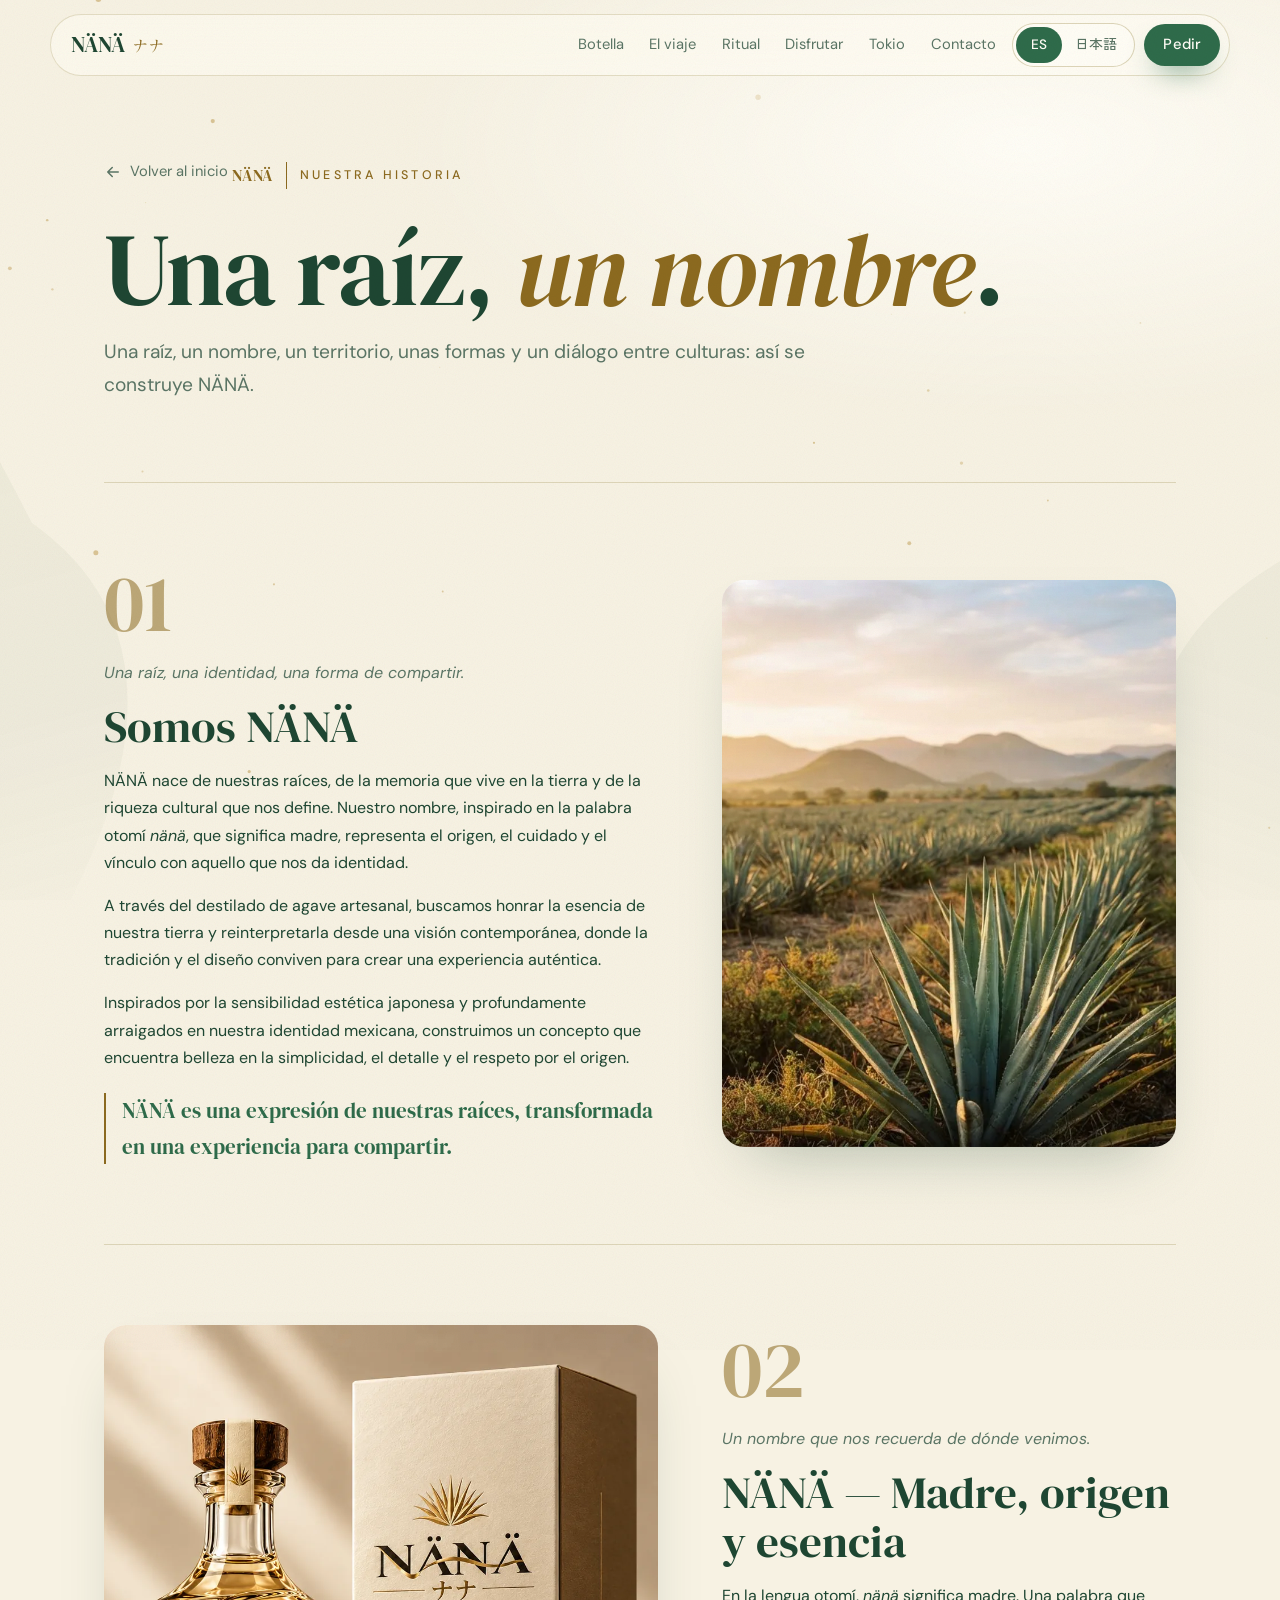
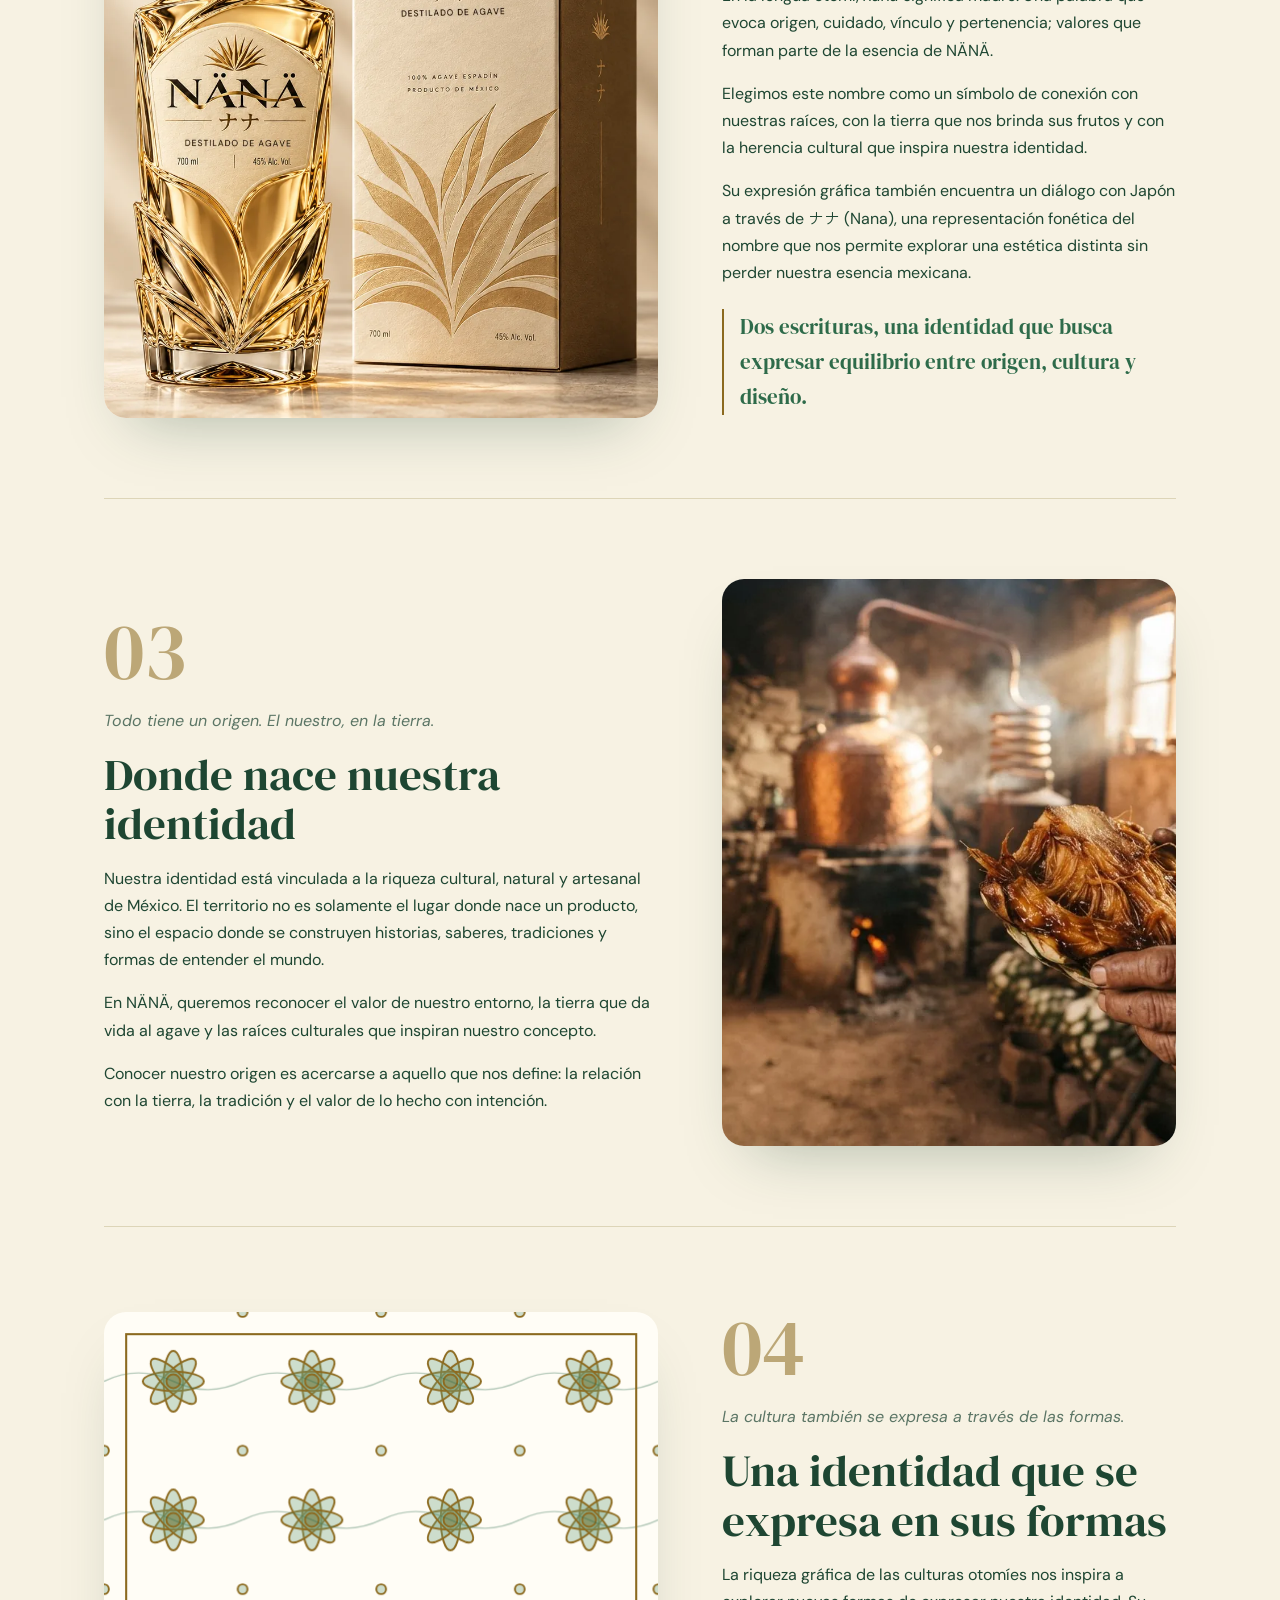
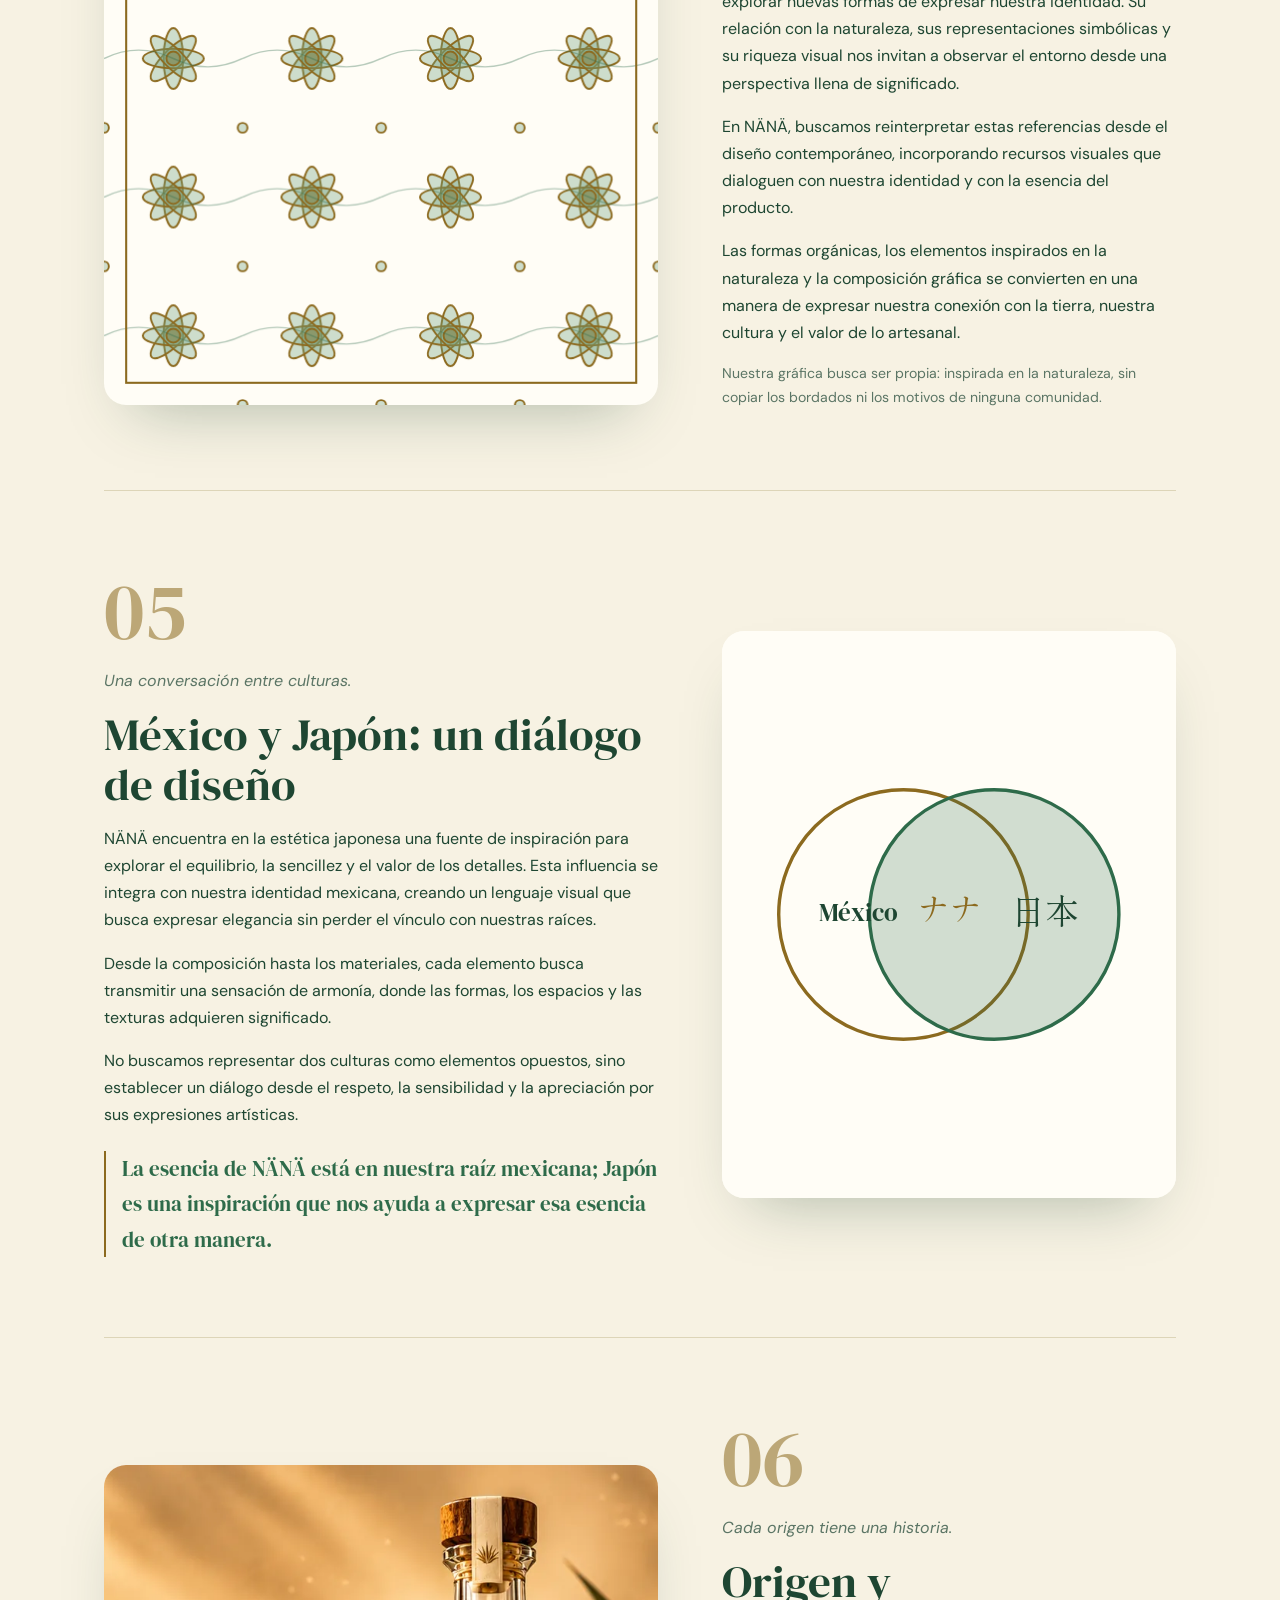
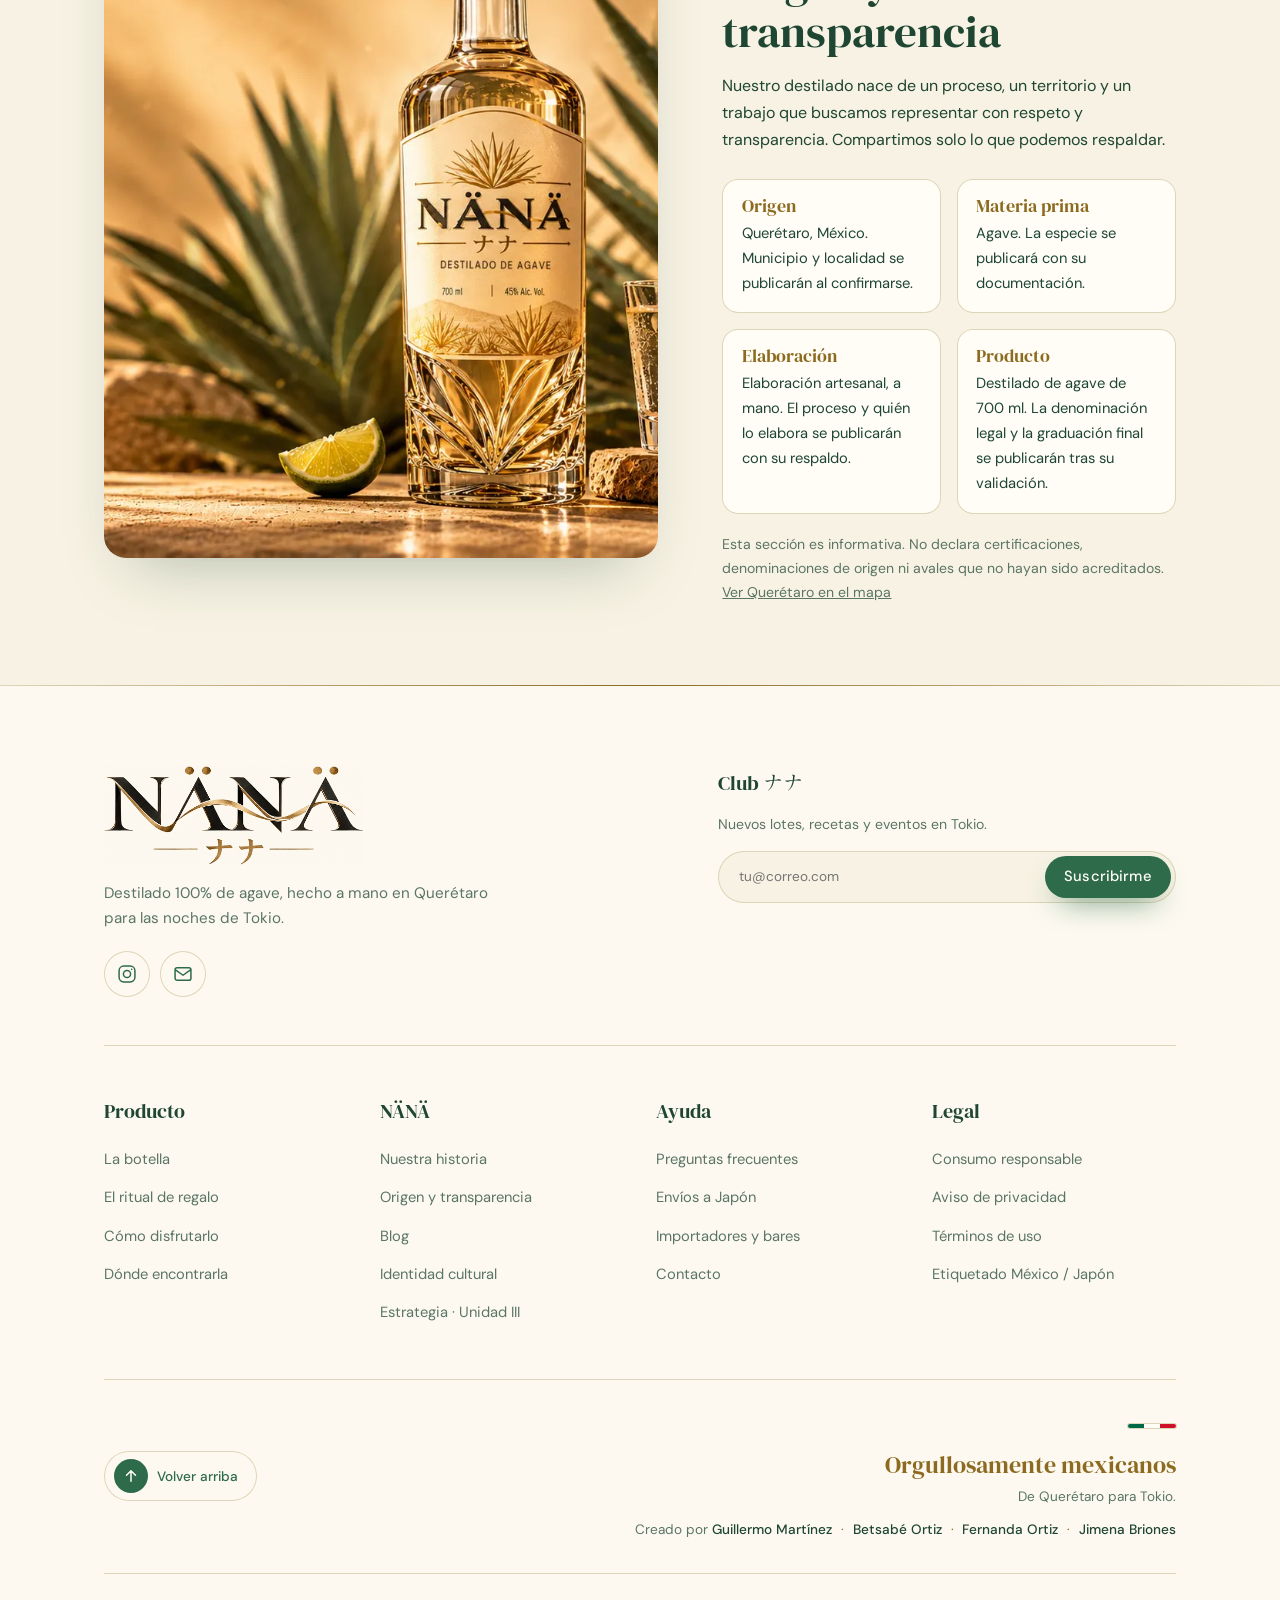
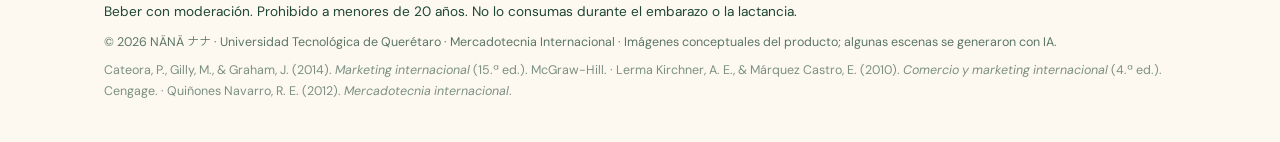
<file: historia.html>
<!DOCTYPE html>
<html lang="es" data-l="es">
<head>
<meta charset="utf-8">
<meta name="viewport" content="width=device-width, initial-scale=1, viewport-fit=cover">
<title>Nuestra historia · NÄNÄ ナナ</title>
<meta name="description" content="La historia, el nombre y el origen de NÄNÄ ナナ, destilado de agave de Querétaro para Tokio.">
<meta name="theme-color" content="#f7f2e3">
<link rel="icon" href="img/logo.webp" type="image/webp">
<link rel="preconnect" href="https://fonts.googleapis.com"><link rel="preconnect" href="https://fonts.gstatic.com" crossorigin>
<link href="https://fonts.googleapis.com/css2?family=DM+Sans:ital,opsz,wght@0,9..40,400;0,9..40,500;0,9..40,700;1,9..40,400&family=DM+Serif+Display:ital@0;1&family=Shippori+Mincho:wght@400;700&family=Zen+Kaku+Gothic+New:wght@400;500&display=swap" rel="stylesheet">
<link rel="stylesheet" href="css/styles.css">
</head>
<body class="page">
<canvas id="atmos" aria-hidden="true"></canvas>
<div class="grain" aria-hidden="true"></div>
<div class="progress" aria-hidden="true"></div>
<header class="top" id="top">
  <a class="brand" href="index.html#inicio" aria-label="NÄNÄ ナナ, inicio"><span>NÄNÄ</span><i>ナナ</i></a>
  <nav class="menu" id="menu" aria-label="Principal">
    <a href="index.html#botella"><span class="es">Botella</span><span class="ja">ボトル</span></a>
    <a href="index.html#viaje"><span class="es">El viaje</span><span class="ja">旅</span></a>
    <a href="index.html#ritual"><span class="es">Ritual</span><span class="ja">お届け</span></a>
    <a href="index.html#disfruta"><span class="es">Disfrutar</span><span class="ja">楽しみ方</span></a>
    <a href="index.html#tokio"><span class="es">Tokio</span><span class="ja">東京</span></a>
    <a href="index.html#contacto"><span class="es">Contacto</span><span class="ja">お問い合わせ</span></a>
  </nav>
  <div class="top-r">
    <div class="tg" role="group" aria-label="Idioma / 言語"><button type="button" data-set="es" aria-pressed="true">ES</button><button type="button" data-set="ja" aria-pressed="false">日本語</button></div>
    <a class="btn sm hide-sm" href="index.html#contacto"><span class="es">Pedir</span><span class="ja">注文</span></a>
    <button class="burger" id="burger" type="button" aria-label="Abrir menú" aria-expanded="false" aria-controls="menu"><i></i><i></i></button>
  </div>
</header>
<main>
<section class="page-hero">
  <div class="wrap">
    <a class="back" href="index.html"><svg viewBox="0 0 24 24" aria-hidden="true"><path d="M19 12H5M11 6l-6 6 6 6"/></svg><span class="es">Volver al inicio</span><span class="ja">トップへ戻る</span></a>
    <p class="eyebrow"><span>NÄNÄ</span><span class="es">Nuestra historia</span><span class="ja">私たちの物語</span></p>
    <h1><span class="es">Una raíz, <em>un nombre</em>.</span><span class="ja">ひとつの根、<em>ひとつの名前</em>。</span></h1>
    <p class="lead"><span class="es">Una raíz, un nombre, un territorio, unas formas y un diálogo entre culturas: así se construye NÄNÄ.</span><span class="ja">ひとつの根、名前、土地、かたち、そして文化のあいだの対話。NÄNÄはこうして形づくられます。</span></p>
  </div>
</section>

<div class="wrap" id="identidad">
  <article class="chapter">
    <div class="rv">
      <p class="ch-n">01</p>
      <p class="ch-tag"><span class="es">Una raíz, una identidad, una forma de compartir.</span><span class="ja">ひとつの根、ひとつのアイデンティティ、分かち合うための形。</span></p>
      <h2><span class="es">Somos NÄNÄ</span><span class="ja">私たちはNÄNÄ</span></h2>
      <p class="es">NÄNÄ nace de nuestras raíces, de la memoria que vive en la tierra y de la riqueza cultural que nos define. Nuestro nombre, inspirado en la palabra otomí <i>nänä</i>, que significa madre, representa el origen, el cuidado y el vínculo con aquello que nos da identidad.</p>
      <p class="es">A través del destilado de agave artesanal, buscamos honrar la esencia de nuestra tierra y reinterpretarla desde una visión contemporánea, donde la tradición y el diseño conviven para crear una experiencia auténtica.</p>
      <p class="es">Inspirados por la sensibilidad estética japonesa y profundamente arraigados en nuestra identidad mexicana, construimos un concepto que encuentra belleza en la simplicidad, el detalle y el respeto por el origen.</p>
      <p class="ja">NÄNÄは、私たちのルーツ、大地に息づく記憶、そして私たちを形づくる文化の豊かさから生まれました。名前はオトミ語の「<i>nänä</i>（母）」に着想を得ており、起源、慈しみ、そして私たちのアイデンティティとのつながりを表しています。</p>
      <p class="ja">手づくりのアガベ蒸留酒を通じて、大地の本質に敬意を払い、それを現代的な視点で再解釈します。伝統とデザインが共存する、本物の体験を目指しています。</p>
      <p class="ja">日本の美意識に触発されながら、メキシコのアイデンティティに深く根ざし、シンプルさ、細部、そして起源への敬意に美しさを見いだすコンセプトを築いています。</p>
      <p class="end es">NÄNÄ es una expresión de nuestras raíces, transformada en una experiencia para compartir.</p>
      <p class="end ja">NÄNÄは私たちのルーツの表現であり、分かち合うための体験へと姿を変えたものです。</p>
    </div>
    <div class="ch-media rv"><img src="img/campo.webp" alt="Campo de agave al atardecer en Querétaro" width="914" height="768" loading="lazy"></div>
  </article>

  <article class="chapter">
    <div class="rv">
      <p class="ch-n">02</p>
      <p class="ch-tag"><span class="es">Un nombre que nos recuerda de dónde venimos.</span><span class="ja">私たちがどこから来たのかを思い出させる名前。</span></p>
      <h2><span class="es">NÄNÄ — Madre, origen y esencia</span><span class="ja">NÄNÄ — 母、起源、本質</span></h2>
      <p class="es">En la lengua otomí, <i>nänä</i> significa madre. Una palabra que evoca origen, cuidado, vínculo y pertenencia; valores que forman parte de la esencia de NÄNÄ.</p>
      <p class="es">Elegimos este nombre como un símbolo de conexión con nuestras raíces, con la tierra que nos brinda sus frutos y con la herencia cultural que inspira nuestra identidad.</p>
      <p class="es">Su expresión gráfica también encuentra un diálogo con Japón a través de ナナ (Nana), una representación fonética del nombre que nos permite explorar una estética distinta sin perder nuestra esencia mexicana.</p>
      <p class="ja">オトミ語で「<i>nänä</i>」は母を意味します。起源、慈しみ、つながり、帰属を想わせる言葉であり、NÄNÄの本質に通じる価値です。</p>
      <p class="ja">この名前は、私たちのルーツ、実りをもたらす大地、そして私たちのアイデンティティに着想を与える文化的遺産とのつながりの象徴として選びました。</p>
      <p class="ja">文字表現は、名前を音で写した「ナナ」を通じて日本とも対話します。メキシコらしさを失わずに、異なる美意識を探ることができます。</p>
      <p class="end es">Dos escrituras, una identidad que busca expresar equilibrio entre origen, cultura y diseño.</p>
      <p class="end ja">ふたつの文字、ひとつのアイデンティティ。起源、文化、デザインの均衡を表現します。</p>
    </div>
    <div class="ch-media rv"><img src="img/estuche.webp" alt="Botella NÄNÄ junto a su estuche con el logotipo NÄNÄ ナナ" width="1290" height="1219" loading="lazy"></div>
  </article>

  <article class="chapter">
    <div class="rv">
      <p class="ch-n">03</p>
      <p class="ch-tag"><span class="es">Todo tiene un origen. El nuestro, en la tierra.</span><span class="ja">すべてには起源がある。私たちの起源は、大地にある。</span></p>
      <h2><span class="es">Donde nace nuestra identidad</span><span class="ja">アイデンティティが生まれる場所</span></h2>
      <p class="es">Nuestra identidad está vinculada a la riqueza cultural, natural y artesanal de México. El territorio no es solamente el lugar donde nace un producto, sino el espacio donde se construyen historias, saberes, tradiciones y formas de entender el mundo.</p>
      <p class="es">En NÄNÄ, queremos reconocer el valor de nuestro entorno, la tierra que da vida al agave y las raíces culturales que inspiran nuestro concepto.</p>
      <p class="es">Conocer nuestro origen es acercarse a aquello que nos define: la relación con la tierra, la tradición y el valor de lo hecho con intención.</p>
      <p class="ja">私たちのアイデンティティは、メキシコの文化、自然、そして職人技の豊かさと結びついています。土地は製品が生まれる場所であるだけでなく、物語、知恵、伝統、世界の捉え方が育まれる場でもあります。</p>
      <p class="ja">NÄNÄは、私たちを取り巻く環境、アガベを育む大地、そしてコンセプトに着想を与える文化的ルーツの価値を大切にします。</p>
      <p class="ja">起源を知ることは、私たちを形づくるもの、すなわち大地との関係、伝統、そして意図をもってつくられたものの価値に近づくことです。</p>
    </div>
    <div class="ch-media rv"><img src="img/taller.webp" alt="Manos de un maestro destilador con agave cocido junto al alambique" width="1376" height="768" loading="lazy"></div>
  </article>

  <article class="chapter">
    <div class="rv">
      <p class="ch-n">04</p>
      <p class="ch-tag"><span class="es">La cultura también se expresa a través de las formas.</span><span class="ja">文化は、かたちを通じても表現される。</span></p>
      <h2><span class="es">Una identidad que se expresa en sus formas</span><span class="ja">かたちに表れるアイデンティティ</span></h2>
      <p class="es">La riqueza gráfica de las culturas otomíes nos inspira a explorar nuevas formas de expresar nuestra identidad. Su relación con la naturaleza, sus representaciones simbólicas y su riqueza visual nos invitan a observar el entorno desde una perspectiva llena de significado.</p>
      <p class="es">En NÄNÄ, buscamos reinterpretar estas referencias desde el diseño contemporáneo, incorporando recursos visuales que dialoguen con nuestra identidad y con la esencia del producto.</p>
      <p class="es">Las formas orgánicas, los elementos inspirados en la naturaleza y la composición gráfica se convierten en una manera de expresar nuestra conexión con la tierra, nuestra cultura y el valor de lo artesanal.</p>
      <p class="ja">オトミの文化が持つ豊かな造形は、私たちのアイデンティティを新しい方法で表現するきっかけを与えてくれます。自然との関わり、象徴的な表現、視覚的な豊かさが、身の回りを意味に満ちた視点で見つめるよう促します。</p>
      <p class="ja">NÄNÄは、こうした参照を現代的なデザインで再解釈し、私たちのアイデンティティと製品の本質に響く視覚表現を取り入れます。</p>
      <p class="ja">有機的なかたち、自然に着想を得た要素、そして構成が、大地とのつながり、私たちの文化、手仕事の価値を表す手段になります。</p>
      <p class="note es" style="margin-top:1rem">Nuestra gráfica busca ser propia: inspirada en la naturaleza, sin copiar los bordados ni los motivos de ninguna comunidad.</p>
      <p class="note ja" style="margin-top:1rem">私たちの造形は独自のものを目指し、自然に着想を得ています。特定の地域の刺繍やモチーフを写すことはしません。</p>
    </div>
    <div class="ch-media rv"><svg viewBox="0 0 400 500" role="img" aria-label="Motivo gráfico original de NÄNÄ inspirado en la naturaleza"><defs><pattern id="idp" width="100" height="100" patternUnits="userSpaceOnUse"><g fill="var(--ag)" fill-opacity=".35" stroke="var(--gold)" stroke-width="1.4"><ellipse cx="50" cy="50" rx="7" ry="22"/><ellipse cx="50" cy="50" rx="7" ry="22" transform="rotate(45 50 50)"/><ellipse cx="50" cy="50" rx="7" ry="22" transform="rotate(90 50 50)"/><ellipse cx="50" cy="50" rx="7" ry="22" transform="rotate(135 50 50)"/><circle cx="50" cy="50" r="5" fill="var(--gold)"/><circle cx="0" cy="0" r="3.5"/><circle cx="100" cy="0" r="3.5"/><circle cx="0" cy="100" r="3.5"/><circle cx="100" cy="100" r="3.5"/></g><path d="M0 50 Q25 38 50 50 T100 50" fill="none" stroke="var(--pri)" stroke-opacity=".35"/></pattern></defs><rect width="400" height="500" fill="url(#idp)"/><rect x="16" y="16" width="368" height="468" fill="none" stroke="var(--gold)" stroke-width="1.5"/></svg></div>
  </article>

  <article class="chapter">
    <div class="rv">
      <p class="ch-n">05</p>
      <p class="ch-tag"><span class="es">Una conversación entre culturas.</span><span class="ja">文化のあいだの会話。</span></p>
      <h2><span class="es">México y Japón: un diálogo de diseño</span><span class="ja">メキシコと日本：デザインの対話</span></h2>
      <p class="es">NÄNÄ encuentra en la estética japonesa una fuente de inspiración para explorar el equilibrio, la sencillez y el valor de los detalles. Esta influencia se integra con nuestra identidad mexicana, creando un lenguaje visual que busca expresar elegancia sin perder el vínculo con nuestras raíces.</p>
      <p class="es">Desde la composición hasta los materiales, cada elemento busca transmitir una sensación de armonía, donde las formas, los espacios y las texturas adquieren significado.</p>
      <p class="es">No buscamos representar dos culturas como elementos opuestos, sino establecer un diálogo desde el respeto, la sensibilidad y la apreciación por sus expresiones artísticas.</p>
      <p class="ja">NÄNÄは、日本の美意識に、均衡、簡潔さ、細部の価値を探るためのインスピレーションを見いだしています。この影響はメキシコのアイデンティティと溶け合い、ルーツとのつながりを失うことなく、優雅さを表現する視覚言語をつくります。</p>
      <p class="ja">構成から素材まで、すべての要素が調和の感覚を伝えようとします。かたち、余白、質感が意味を持ちます。</p>
      <p class="ja">ふたつの文化を対立するものとして描くのではなく、敬意、感性、そして芸術表現への評価に基づく対話を目指します。</p>
      <p class="end es">La esencia de NÄNÄ está en nuestra raíz mexicana; Japón es una inspiración que nos ayuda a expresar esa esencia de otra manera.</p>
      <p class="end ja">NÄNÄの本質は私たちのメキシコの根にあり、日本はその本質を別のかたちで表現する助けとなるインスピレーションです。</p>
    </div>
    <div class="ch-media rv"><svg viewBox="0 0 400 500" role="img" aria-label="Dos círculos entrelazados: México y Japón"><rect width="400" height="500" fill="var(--bg2)"/><circle cx="160" cy="250" r="110" fill="none" stroke="var(--gold)" stroke-width="3"/><circle cx="240" cy="250" r="110" fill="var(--pri)" fill-opacity=".22" stroke="var(--pri)" stroke-width="3"/><text x="120" y="256" text-anchor="middle" font-size="22" fill="var(--tx)" style="font-family:var(--fd)">México</text><text x="285" y="258" text-anchor="middle" font-size="30" fill="var(--tx)" style="font-family:var(--fd)">日本</text><text x="200" y="256" text-anchor="middle" font-size="28" fill="var(--gold)" style="font-family:var(--fd)">ナナ</text></svg></div>
  </article>

  <article class="chapter" id="origen">
    <div class="rv">
      <p class="ch-n">06</p>
      <p class="ch-tag"><span class="es">Cada origen tiene una historia.</span><span class="ja">すべての原点に物語がある。</span></p>
      <h2><span class="es">Origen y transparencia</span><span class="ja">産地と透明性</span></h2>
      <p class="es">Nuestro destilado nace de un proceso, un territorio y un trabajo que buscamos representar con respeto y transparencia. Compartimos solo lo que podemos respaldar.</p>
      <p class="ja">私たちの蒸留酒は、ひとつの工程、ひとつの土地、そして人の手仕事から生まれます。敬意と透明性をもって伝え、裏付けのある情報だけを共有します。</p>
      <div class="facts">
        <div class="fact"><h3><span class="es">Origen</span><span class="ja">産地</span></h3><p class="es">Querétaro, México. Municipio y localidad se publicarán al confirmarse.</p><p class="ja">メキシコ・ケレタロ。市町村と所在地は確認後に掲載します。</p></div>
        <div class="fact"><h3><span class="es">Materia prima</span><span class="ja">原料</span></h3><p class="es">Agave. La especie se publicará con su documentación.</p><p class="ja">アガベ。品種は資料の確認後に掲載します。</p></div>
        <div class="fact"><h3><span class="es">Elaboración</span><span class="ja">製造</span></h3><p class="es">Elaboración artesanal, a mano. El proceso y quién lo elabora se publicarán con su respaldo.</p><p class="ja">手づくり。工程と製造者は裏付け資料とともに掲載します。</p></div>
        <div class="fact"><h3><span class="es">Producto</span><span class="ja">製品</span></h3><p class="es">Destilado de agave de 700 ml. La denominación legal y la graduación final se publicarán tras su validación.</p><p class="ja">700mlのアガベ蒸留酒。法的名称とアルコール度数は書類の確認後に掲載します。</p></div>
      </div>
      <p class="note es" style="margin-top:1.2rem">Esta sección es informativa. No declara certificaciones, denominaciones de origen ni avales que no hayan sido acreditados. <a href="https://www.openstreetmap.org/?mlat=20.5888&amp;mlon=-100.3899#map=9/20.5888/-100.3899" target="_blank" rel="noopener">Ver Querétaro en el mapa</a></p>
      <p class="note ja" style="margin-top:1.2rem">この欄は情報提供を目的としています。確認されていない認証、原産地呼称、承認を表示するものではありません。<a href="https://www.openstreetmap.org/?mlat=20.5888&amp;mlon=-100.3899#map=9/20.5888/-100.3899" target="_blank" rel="noopener">地図で見る</a></p>
    </div>
    <div class="ch-media rv"><img src="img/banner.webp" alt="Botella NÄNÄ junto a agaves, un caballito, limón y sal" width="1600" height="900" loading="lazy" style="object-position:62% 50%"></div>
  </article>
</div>

</main>
<footer class="foot">
  <div class="wrap">
    <div class="foot-brand">
      <div>
        <img class="foot-logo" src="img/logo.webp" alt="NÄNÄ ナナ" width="1007" height="383" loading="lazy">
        <p class="foot-tag"><span class="es">Destilado 100% de agave, hecho a mano en Querétaro para las noches de Tokio.</span><span class="ja">ケレタロで手づくりされた100％アガベ蒸留酒。東京の夜のために。</span></p>
        <div class="foot-social">
          <a href="https://www.instagram.com/nanadestiladosmx/" target="_blank" rel="noopener" aria-label="Instagram @nanadestiladosmx"><svg viewBox="0 0 24 24" aria-hidden="true"><rect x="2.5" y="2.5" width="19" height="19" rx="5.5"/><circle cx="12" cy="12" r="4.3"/><circle cx="17.6" cy="6.4" r="1" class="fill"/></svg></a>
          <a href="mailto:contacto@nana-agave.jp" aria-label="Correo"><svg viewBox="0 0 24 24" aria-hidden="true"><rect x="2.5" y="4.5" width="19" height="15" rx="2.5"/><path d="M3 7l9 6.5L21 7"/></svg></a>
        </div>
      </div>
      <form class="foot-news" id="fn" novalidate>
        <p class="foot-h"><span class="es">Club ナナ</span><span class="ja">ナナ・クラブ</span></p>
        <p class="note"><span class="es">Nuevos lotes, recetas y eventos en Tokio.</span><span class="ja">新ロット、レシピ、東京のイベント情報。</span></p>
        <div class="news-row"><label class="sr" for="fne">Correo</label><input type="email" id="fne" required autocomplete="email" placeholder="tu@correo.com"><button class="btn sm" type="submit"><span class="es">Suscribirme</span><span class="ja">登録</span></button></div>
        <p class="note msg" id="fnm" role="status"></p>
      </form>
    </div>

    <nav class="foot-cols" aria-label="Pie de página">
      <div><p class="foot-h"><span class="es">Producto</span><span class="ja">製品</span></p><ul>
        <li><a href="index.html#botella"><span class="es">La botella</span><span class="ja">ボトル</span></a></li>
        <li><a href="index.html#ritual"><span class="es">El ritual de regalo</span><span class="ja">ギフトセット</span></a></li>
        <li><a href="index.html#disfruta"><span class="es">Cómo disfrutarlo</span><span class="ja">楽しみ方</span></a></li>
        <li><a href="index.html#tokio"><span class="es">Dónde encontrarla</span><span class="ja">取扱店</span></a></li>
      </ul></div>
      <div><p class="foot-h">NÄNÄ</p><ul>
        <li><a href="historia.html"><span class="es">Nuestra historia</span><span class="ja">私たちの物語</span></a></li>
        <li><a href="historia.html#origen"><span class="es">Origen y transparencia</span><span class="ja">産地と透明性</span></a></li>
        <li><a href="blog.html"><span class="es">Blog</span><span class="ja">ブログ</span></a></li>
        <li><a href="historia.html#identidad"><span class="es">Identidad cultural</span><span class="ja">文化的アイデンティティ</span></a></li>
        <li><a href="estrategia.html"><span class="es">Estrategia · Unidad III</span><span class="ja">戦略（第3単元）</span></a></li>
      </ul></div>
      <div><p class="foot-h"><span class="es">Ayuda</span><span class="ja">サポート</span></p><ul>
        <li><a href="legal.html#faq"><span class="es">Preguntas frecuentes</span><span class="ja">よくある質問</span></a></li>
        <li><a href="legal.html#envios"><span class="es">Envíos a Japón</span><span class="ja">日本への配送</span></a></li>
        <li><a href="index.html#contacto"><span class="es">Importadores y bares</span><span class="ja">輸入者・バーの方へ</span></a></li>
        <li><a href="index.html#contacto"><span class="es">Contacto</span><span class="ja">お問い合わせ</span></a></li>
      </ul></div>
      <div><p class="foot-h">Legal</p><ul>
        <li><a href="legal.html#consumo"><span class="es">Consumo responsable</span><span class="ja">適正飲酒</span></a></li>
        <li><a href="legal.html#privacidad"><span class="es">Aviso de privacidad</span><span class="ja">プライバシー</span></a></li>
        <li><a href="legal.html#terminos"><span class="es">Términos de uso</span><span class="ja">利用規約</span></a></li>
        <li><a href="legal.html#etiqueta"><span class="es">Etiquetado México / Japón</span><span class="ja">表示（メキシコ・日本）</span></a></li>
      </ul></div>
    </nav>

    <div class="foot-top">
      <a class="to-top" href="#top"><svg viewBox="0 0 24 24" aria-hidden="true"><path d="M12 19V5M6 11l6-6 6 6"/></svg><span class="es">Volver arriba</span><span class="ja">トップへ</span></a>
      <div class="credits">
        <span class="flag" aria-hidden="true"><i></i><i></i><i></i></span>
        <p class="cr-t"><span class="es">Orgullosamente mexicanos</span><span class="ja">メキシコの誇りをこめて</span></p>
        <p class="cr-s"><span class="es">De Querétaro para Tokio.</span><span class="ja">ケレタロから東京へ。</span></p>
        <p class="cr-n"><span class="es">Creado por</span><span class="ja">制作</span> <span class="nm">Guillermo Martínez</span><span class="nm">Betsabé Ortiz</span><span class="nm">Fernanda Ortiz</span><span class="nm">Jimena Briones</span></p>
      </div>
    </div>
    <p class="legal"><span class="es">Beber con moderación. Prohibido a menores de 20 años. No lo consumas durante el embarazo o la lactancia.</span><span class="ja">お酒は20歳になってから。妊娠中・授乳期の飲酒は避けましょう。飲み過ぎに注意。</span></p>
    <p class="small">© 2026 NÄNÄ ナナ · Universidad Tecnológica de Querétaro · Mercadotecnia Internacional · <span class="es">Imágenes conceptuales del producto; algunas escenas se generaron con IA.</span><span class="ja">製品のコンセプト画像です。一部のシーンはAIで生成しました。</span></p>
    <p class="small refs">Cateora, P., Gilly, M., &amp; Graham, J. (2014). <i>Marketing internacional</i> (15.ª ed.). McGraw-Hill. · Lerma Kirchner, A. E., &amp; Márquez Castro, E. (2010). <i>Comercio y marketing internacional</i> (4.ª ed.). Cengage. · Quiñones Navarro, R. E. (2012). <i>Mercadotecnia internacional</i>.</p>
  </div>
</footer>
<script src="js/main.js" defer></script>
</body>
</html>
</file>
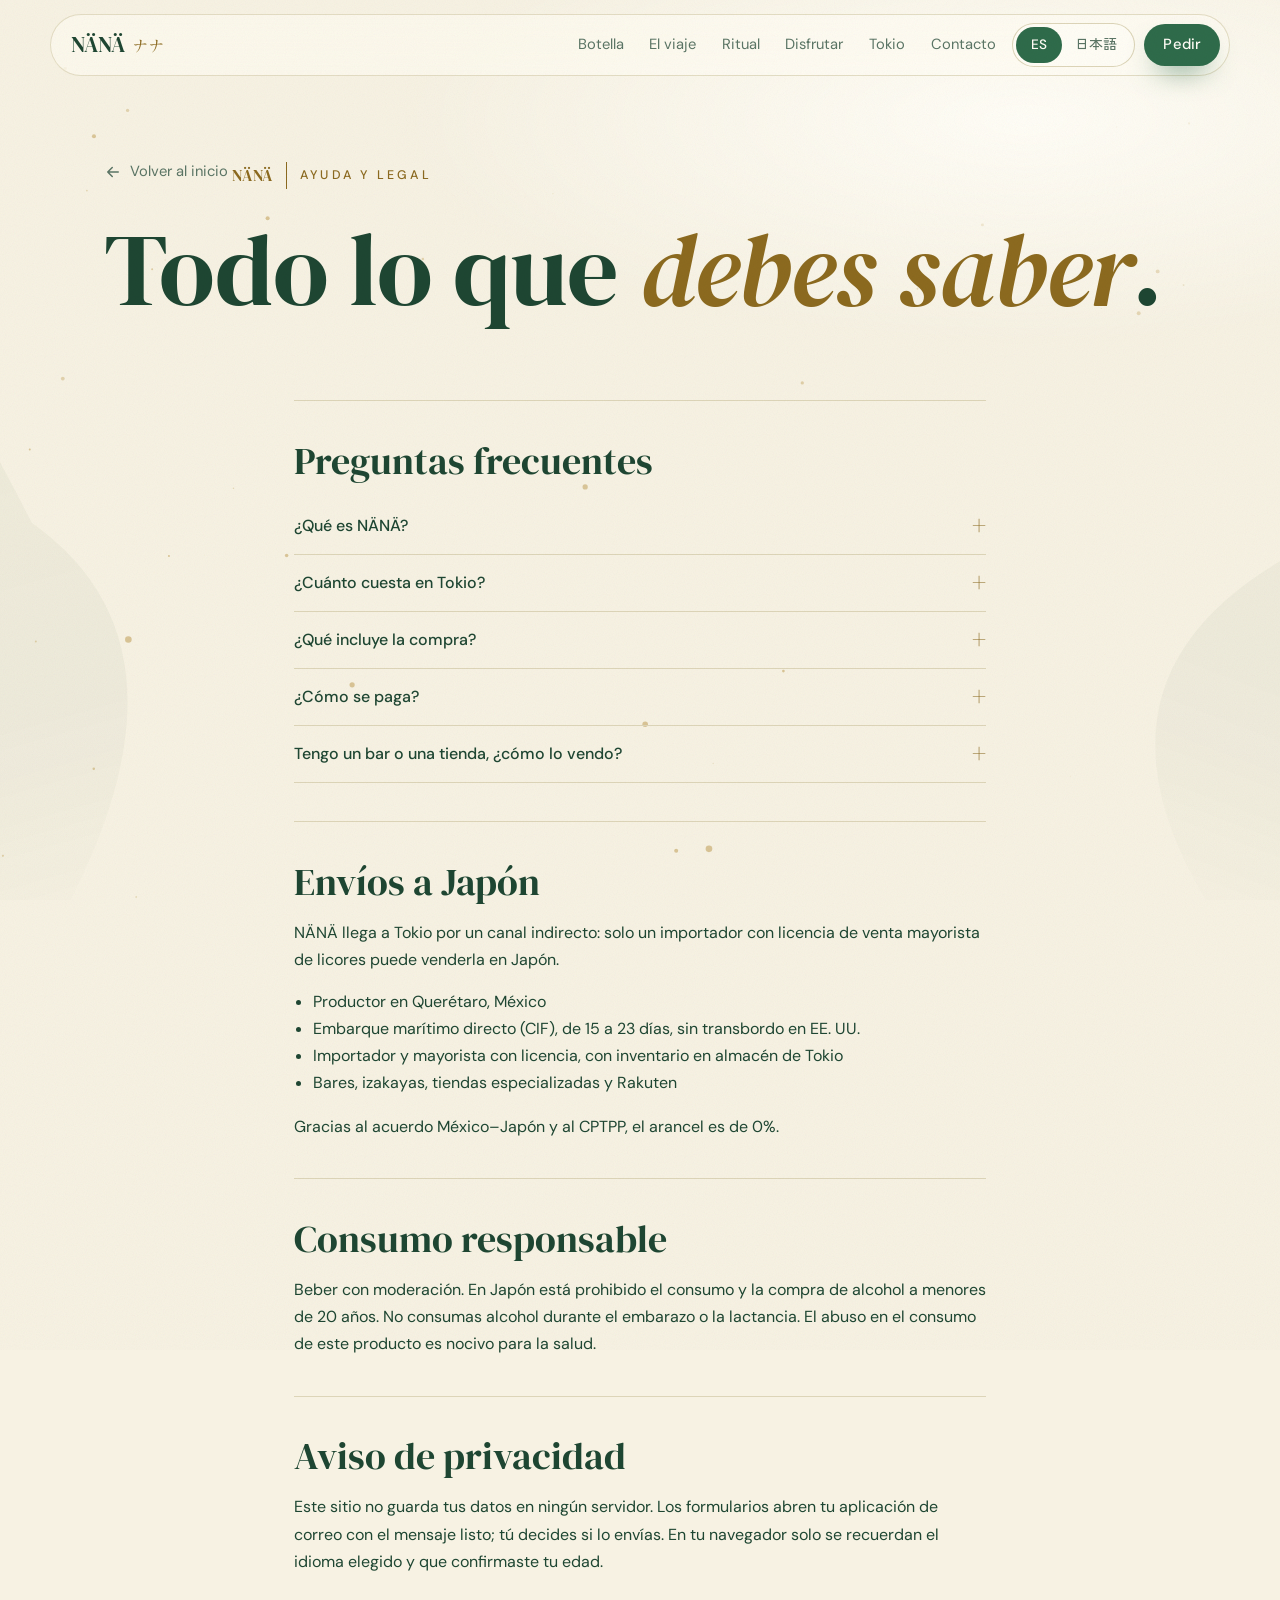
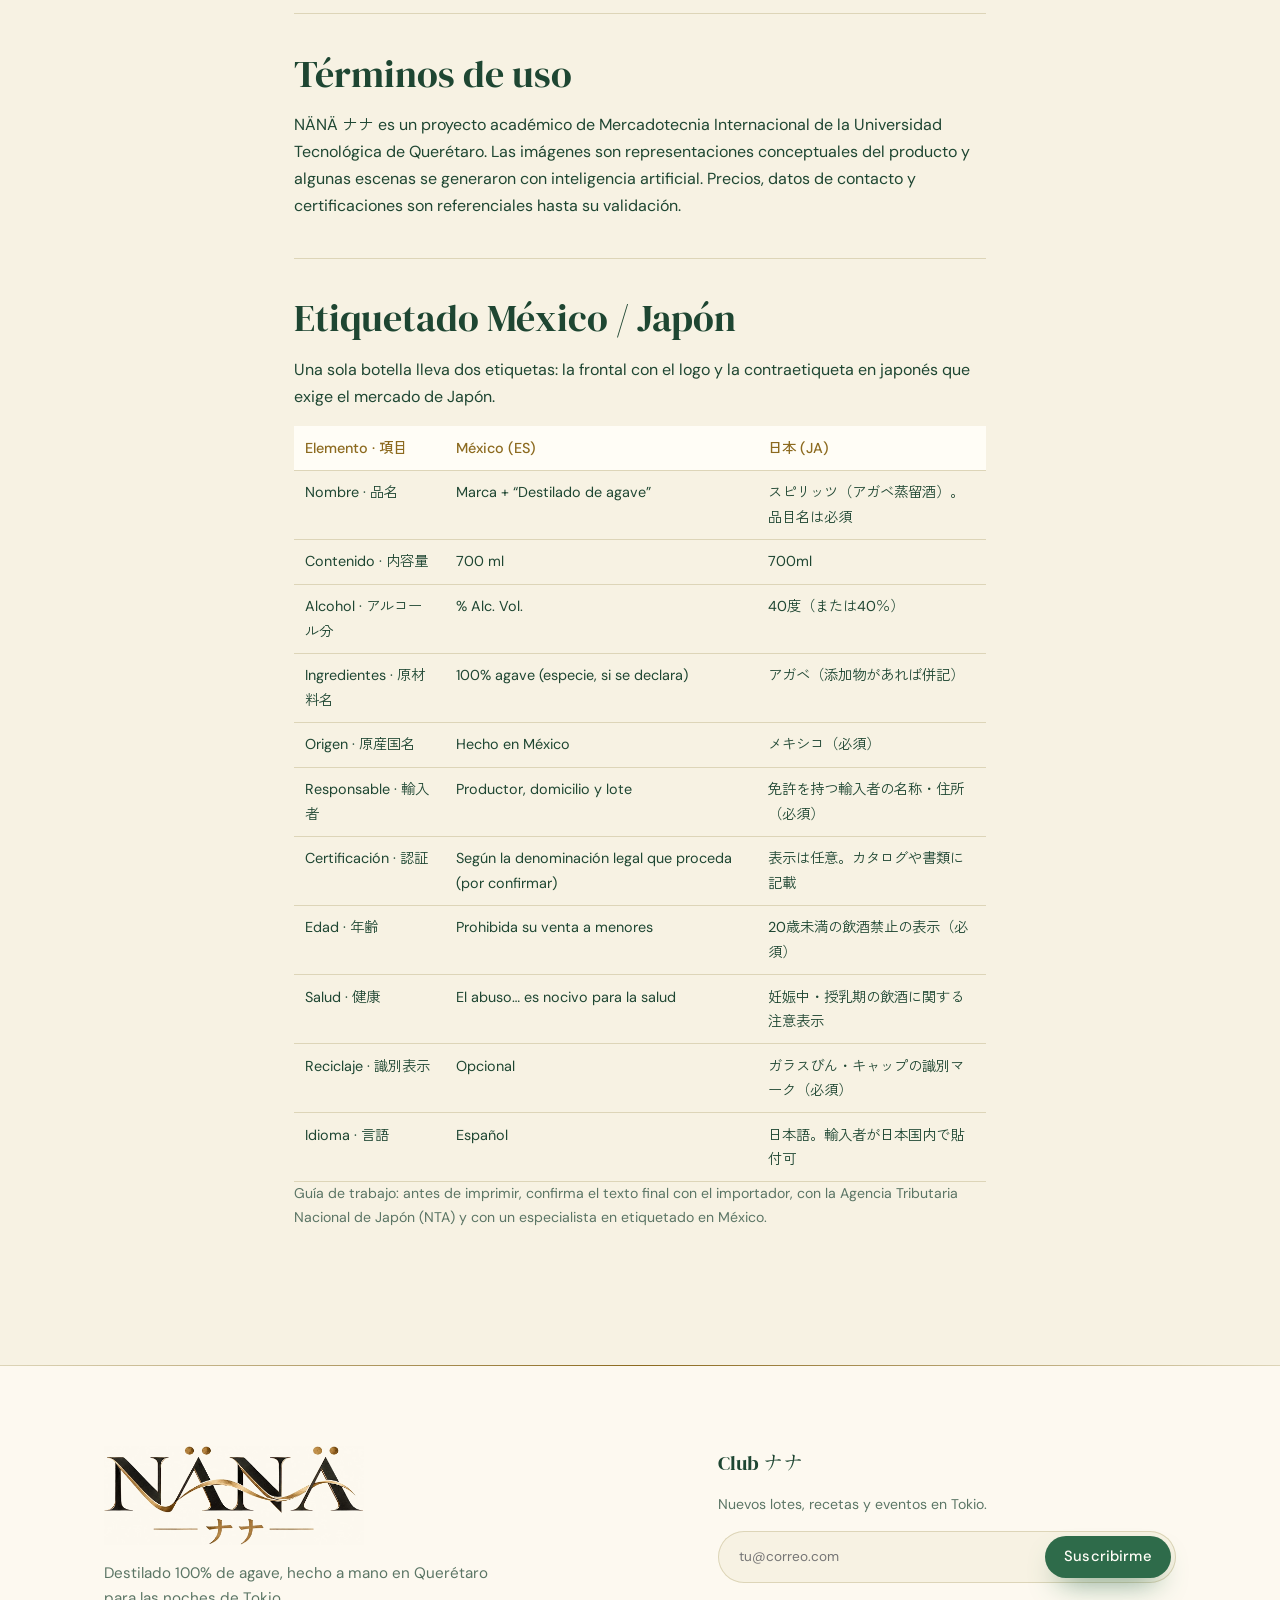
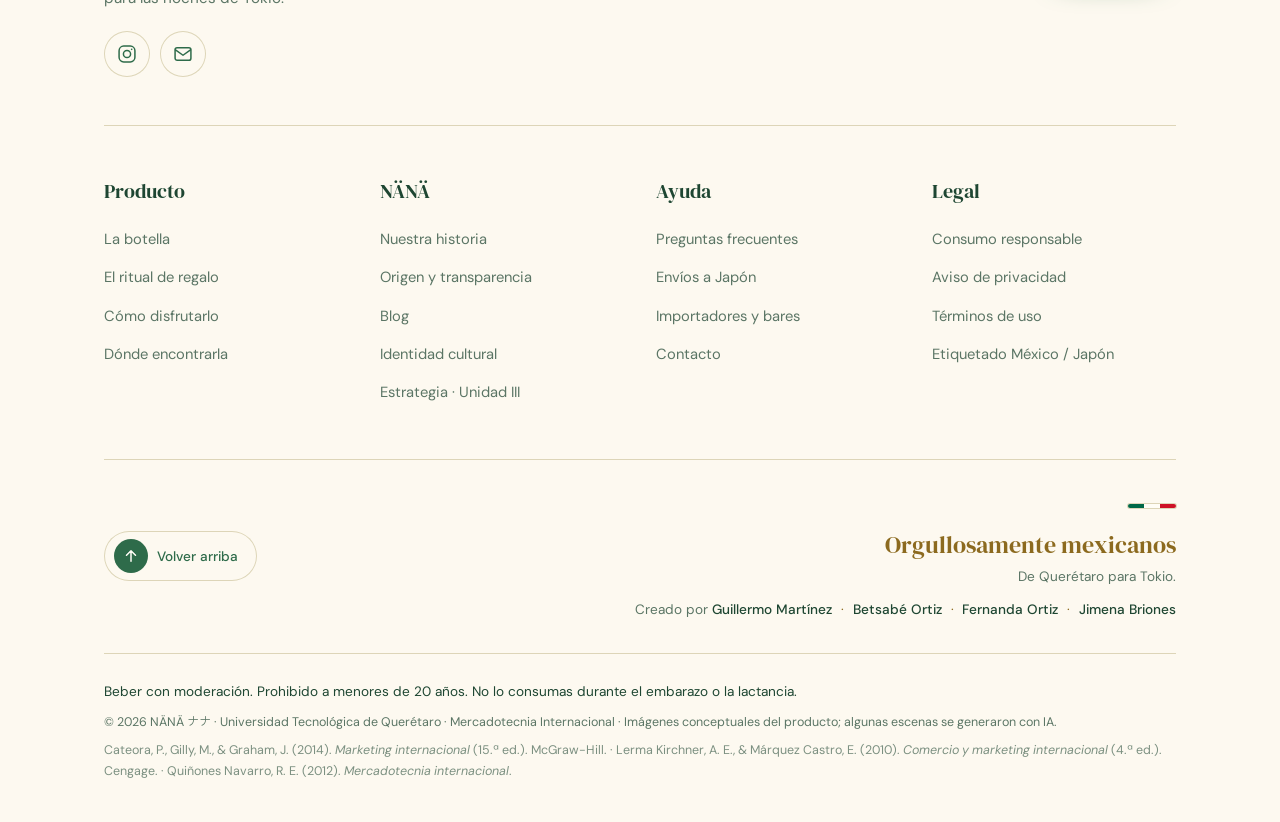
<file: legal.html>
<!DOCTYPE html>
<html lang="es" data-l="es">
<head>
<meta charset="utf-8">
<meta name="viewport" content="width=device-width, initial-scale=1, viewport-fit=cover">
<title>Ayuda y legal · NÄNÄ ナナ</title>
<meta name="description" content="Preguntas frecuentes, envíos a Japón, consumo responsable, privacidad y etiquetado de NÄNÄ ナナ.">
<meta name="theme-color" content="#f7f2e3">
<link rel="icon" href="img/logo.webp" type="image/webp">
<link rel="preconnect" href="https://fonts.googleapis.com"><link rel="preconnect" href="https://fonts.gstatic.com" crossorigin>
<link href="https://fonts.googleapis.com/css2?family=DM+Sans:ital,opsz,wght@0,9..40,400;0,9..40,500;0,9..40,700;1,9..40,400&family=DM+Serif+Display:ital@0;1&family=Shippori+Mincho:wght@400;700&family=Zen+Kaku+Gothic+New:wght@400;500&display=swap" rel="stylesheet">
<link rel="stylesheet" href="css/styles.css">
</head>
<body class="page">
<canvas id="atmos" aria-hidden="true"></canvas>
<div class="grain" aria-hidden="true"></div>
<div class="progress" aria-hidden="true"></div>
<header class="top" id="top">
  <a class="brand" href="index.html#inicio" aria-label="NÄNÄ ナナ, inicio"><span>NÄNÄ</span><i>ナナ</i></a>
  <nav class="menu" id="menu" aria-label="Principal">
    <a href="index.html#botella"><span class="es">Botella</span><span class="ja">ボトル</span></a>
    <a href="index.html#viaje"><span class="es">El viaje</span><span class="ja">旅</span></a>
    <a href="index.html#ritual"><span class="es">Ritual</span><span class="ja">お届け</span></a>
    <a href="index.html#disfruta"><span class="es">Disfrutar</span><span class="ja">楽しみ方</span></a>
    <a href="index.html#tokio"><span class="es">Tokio</span><span class="ja">東京</span></a>
    <a href="index.html#contacto"><span class="es">Contacto</span><span class="ja">お問い合わせ</span></a>
  </nav>
  <div class="top-r">
    <div class="tg" role="group" aria-label="Idioma / 言語"><button type="button" data-set="es" aria-pressed="true">ES</button><button type="button" data-set="ja" aria-pressed="false">日本語</button></div>
    <a class="btn sm hide-sm" href="index.html#contacto"><span class="es">Pedir</span><span class="ja">注文</span></a>
    <button class="burger" id="burger" type="button" aria-label="Abrir menú" aria-expanded="false" aria-controls="menu"><i></i><i></i></button>
  </div>
</header>
<main>
<section class="page-hero">
  <div class="wrap">
    <a class="back" href="index.html"><svg viewBox="0 0 24 24" aria-hidden="true"><path d="M19 12H5M11 6l-6 6 6 6"/></svg><span class="es">Volver al inicio</span><span class="ja">トップへ戻る</span></a>
    <p class="eyebrow"><span>NÄNÄ</span><span class="es">Ayuda y legal</span><span class="ja">サポート・法的情報</span></p>
    <h1><span class="es">Todo lo que <em>debes saber</em>.</span><span class="ja">知っておきたい<em>こと</em>。</span></h1>
  </div>
</section>

<div class="wrap doc">
  <section id="faq" class="rv">
    <h2><span class="es">Preguntas frecuentes</span><span class="ja">よくある質問</span></h2>
    <details><summary><span class="es">¿Qué es NÄNÄ?</span><span class="ja">NÄNÄとは？</span></summary><p><span class="es">Un destilado 100% de agave hecho a mano en Querétaro, México, pensado para el mercado japonés. Botella de 700 ml, edición limitada de 2,000 botellas.</span><span class="ja">メキシコ・ケレタロで手づくりされた100％アガベ蒸留酒。日本市場のためのボトル700ml、限定2,000本です。</span></p></details>
    <details><summary><span class="es">¿Cuánto cuesta en Tokio?</span><span class="ja">東京での価格は？</span></summary><p><span class="es">¥9,745 al consumidor final, con impuesto al consumo del 10% incluido (aprox. $1,299 MXN o $64.97 USD).</span><span class="ja">消費税10％込みで¥9,745（約1,299メキシコペソ／64.97米ドル）。</span></p></details>
    <details><summary><span class="es">¿Qué incluye la compra?</span><span class="ja">購入に含まれるものは？</span></summary><p><span class="es">La botella, su estuche de regalo, un paño furoshiki y dos tazas ochoko de cerámica.</span><span class="ja">ボトル、ギフトボックス、風呂敷、陶器のおちょこ2個です。</span></p></details>
    <details><summary><span class="es">¿Cómo se paga?</span><span class="ja">支払い方法は？</span></summary><p><span class="es">Clientes en Japón: tarjeta, PayPay, Rakuten Pay o pago en konbini. Importadores: carta de crédito o transferencia SWIFT.</span><span class="ja">個人のお客様：クレジットカード、PayPay、楽天ペイ、コンビニ払い。輸入者：信用状またはSWIFT送金。</span></p></details>
    <details><summary><span class="es">Tengo un bar o una tienda, ¿cómo lo vendo?</span><span class="ja">バー・店舗で取り扱うには？</span></summary><p><span class="es">Escríbenos desde el <a href="index.html#contacto">formulario de contacto</a>: te ponemos en contacto con nuestro importador y te enviamos una miniatura de 200 ml para probarla.</span><span class="ja"><a href="index.html#contacto">お問い合わせフォーム</a>からご連絡ください。輸入者をご紹介し、試飲用の200mlミニボトルをお送りします。</span></p></details>
  </section>

  <section id="envios" class="rv">
    <h2><span class="es">Envíos a Japón</span><span class="ja">日本への配送</span></h2>
    <p><span class="es">NÄNÄ llega a Tokio por un canal indirecto: solo un importador con licencia de venta mayorista de licores puede venderla en Japón.</span><span class="ja">NÄNÄは間接チャネルで東京に届きます。日本で販売できるのは、酒類卸売免許を持つ輸入者だけです。</span></p>
    <ul>
      <li><span class="es">Productor en Querétaro, México</span><span class="ja">メキシコ・ケレタロの生産者</span></li>
      <li><span class="es">Embarque marítimo directo (CIF), de 15 a 23 días, sin transbordo en EE. UU.</span><span class="ja">海上直行便（CIF）、15〜23日、アメリカ経由なし</span></li>
      <li><span class="es">Importador y mayorista con licencia, con inventario en almacén de Tokio</span><span class="ja">免許を持つ輸入・卸業者（東京の倉庫に在庫）</span></li>
      <li><span class="es">Bares, izakayas, tiendas especializadas y Rakuten</span><span class="ja">バー・居酒屋・専門店・楽天</span></li>
    </ul>
    <p><span class="es">Gracias al acuerdo México–Japón y al CPTPP, el arancel es de 0%.</span><span class="ja">日墨EPAとCPTPPにより、関税は0％です。</span></p>
  </section>

  <section id="consumo" class="rv">
    <h2><span class="es">Consumo responsable</span><span class="ja">適正飲酒</span></h2>
    <p><span class="es">Beber con moderación. En Japón está prohibido el consumo y la compra de alcohol a menores de 20 años. No consumas alcohol durante el embarazo o la lactancia. El abuso en el consumo de este producto es nocivo para la salud.</span><span class="ja">お酒は適量を。20歳未満の飲酒・購入は法律で禁止されています。妊娠中や授乳期の飲酒は、胎児・乳児の発育に悪影響を与えるおそれがあります。飲み過ぎに注意しましょう。</span></p>
  </section>

  <section id="privacidad" class="rv">
    <h2><span class="es">Aviso de privacidad</span><span class="ja">プライバシー</span></h2>
    <p><span class="es">Este sitio no guarda tus datos en ningún servidor. Los formularios abren tu aplicación de correo con el mensaje listo; tú decides si lo envías. En tu navegador solo se recuerdan el idioma elegido y que confirmaste tu edad.</span><span class="ja">本サイトはサーバーに個人情報を保存しません。フォームはメールアプリを開くだけで、送信はお客様ご自身が行います。ブラウザには、選択した言語と年齢確認の結果のみが保存されます。</span></p>
  </section>

  <section id="terminos" class="rv">
    <h2><span class="es">Términos de uso</span><span class="ja">利用規約</span></h2>
    <p><span class="es">NÄNÄ ナナ es un proyecto académico de Mercadotecnia Internacional de la Universidad Tecnológica de Querétaro. Las imágenes son representaciones conceptuales del producto y algunas escenas se generaron con inteligencia artificial. Precios, datos de contacto y certificaciones son referenciales hasta su validación.</span><span class="ja">NÄNÄ ナナは、ケレタロ工科大学「国際マーケティング」の授業プロジェクトです。画像は製品のコンセプト表現で、一部はAIで生成しました。価格・連絡先・認証は確認までの参考情報です。</span></p>
  </section>

  <section id="etiqueta" class="rv">
    <h2><span class="es">Etiquetado México / Japón</span><span class="ja">表示（メキシコ・日本）</span></h2>
    <p><span class="es">Una sola botella lleva dos etiquetas: la frontal con el logo y la contraetiqueta en japonés que exige el mercado de Japón.</span><span class="ja">1本のボトルに2つのラベル：ロゴを配した正面ラベルと、日本市場で必要な日本語の裏ラベルです。</span></p>
    <div class="tbl"><table>
      <tr><th>Elemento · 項目</th><th>México (ES)</th><th>日本 (JA)</th></tr>
      <tr><td>Nombre · 品名</td><td>Marca + “Destilado de agave”</td><td>スピリッツ（アガベ蒸留酒）。品目名は必須</td></tr>
      <tr><td>Contenido · 内容量</td><td>700 ml</td><td>700ml</td></tr>
      <tr><td>Alcohol · アルコール分</td><td>% Alc. Vol.</td><td>40度（または40％）</td></tr>
      <tr><td>Ingredientes · 原材料名</td><td>100% agave (especie, si se declara)</td><td>アガベ（添加物があれば併記）</td></tr>
      <tr><td>Origen · 原産国名</td><td>Hecho en México</td><td>メキシコ（必須）</td></tr>
      <tr><td>Responsable · 輸入者</td><td>Productor, domicilio y lote</td><td>免許を持つ輸入者の名称・住所（必須）</td></tr>
      <tr><td>Certificación · 認証</td><td>Según la denominación legal que proceda (por confirmar)</td><td>表示は任意。カタログや書類に記載</td></tr>
      <tr><td>Edad · 年齢</td><td>Prohibida su venta a menores</td><td>20歳未満の飲酒禁止の表示（必須）</td></tr>
      <tr><td>Salud · 健康</td><td>El abuso… es nocivo para la salud</td><td>妊娠中・授乳期の飲酒に関する注意表示</td></tr>
      <tr><td>Reciclaje · 識別表示</td><td>Opcional</td><td>ガラスびん・キャップの識別マーク（必須）</td></tr>
      <tr><td>Idioma · 言語</td><td>Español</td><td>日本語。輸入者が日本国内で貼付可</td></tr>
    </table></div>
    <p class="note"><span class="es">Guía de trabajo: antes de imprimir, confirma el texto final con el importador, con la Agencia Tributaria Nacional de Japón (NTA) y con un especialista en etiquetado en México.</span><span class="ja">作業用の目安です。印刷前に、輸入者、国税庁（NTA）、メキシコの表示の専門家と最終内容をご確認ください。</span></p>
  </section>
</div>

</main>
<footer class="foot">
  <div class="wrap">
    <div class="foot-brand">
      <div>
        <img class="foot-logo" src="img/logo.webp" alt="NÄNÄ ナナ" width="1007" height="383" loading="lazy">
        <p class="foot-tag"><span class="es">Destilado 100% de agave, hecho a mano en Querétaro para las noches de Tokio.</span><span class="ja">ケレタロで手づくりされた100％アガベ蒸留酒。東京の夜のために。</span></p>
        <div class="foot-social">
          <a href="https://www.instagram.com/nanadestiladosmx/" target="_blank" rel="noopener" aria-label="Instagram @nanadestiladosmx"><svg viewBox="0 0 24 24" aria-hidden="true"><rect x="2.5" y="2.5" width="19" height="19" rx="5.5"/><circle cx="12" cy="12" r="4.3"/><circle cx="17.6" cy="6.4" r="1" class="fill"/></svg></a>
          <a href="mailto:contacto@nana-agave.jp" aria-label="Correo"><svg viewBox="0 0 24 24" aria-hidden="true"><rect x="2.5" y="4.5" width="19" height="15" rx="2.5"/><path d="M3 7l9 6.5L21 7"/></svg></a>
        </div>
      </div>
      <form class="foot-news" id="fn" novalidate>
        <p class="foot-h"><span class="es">Club ナナ</span><span class="ja">ナナ・クラブ</span></p>
        <p class="note"><span class="es">Nuevos lotes, recetas y eventos en Tokio.</span><span class="ja">新ロット、レシピ、東京のイベント情報。</span></p>
        <div class="news-row"><label class="sr" for="fne">Correo</label><input type="email" id="fne" required autocomplete="email" placeholder="tu@correo.com"><button class="btn sm" type="submit"><span class="es">Suscribirme</span><span class="ja">登録</span></button></div>
        <p class="note msg" id="fnm" role="status"></p>
      </form>
    </div>

    <nav class="foot-cols" aria-label="Pie de página">
      <div><p class="foot-h"><span class="es">Producto</span><span class="ja">製品</span></p><ul>
        <li><a href="index.html#botella"><span class="es">La botella</span><span class="ja">ボトル</span></a></li>
        <li><a href="index.html#ritual"><span class="es">El ritual de regalo</span><span class="ja">ギフトセット</span></a></li>
        <li><a href="index.html#disfruta"><span class="es">Cómo disfrutarlo</span><span class="ja">楽しみ方</span></a></li>
        <li><a href="index.html#tokio"><span class="es">Dónde encontrarla</span><span class="ja">取扱店</span></a></li>
      </ul></div>
      <div><p class="foot-h">NÄNÄ</p><ul>
        <li><a href="historia.html"><span class="es">Nuestra historia</span><span class="ja">私たちの物語</span></a></li>
        <li><a href="historia.html#origen"><span class="es">Origen y transparencia</span><span class="ja">産地と透明性</span></a></li>
        <li><a href="blog.html"><span class="es">Blog</span><span class="ja">ブログ</span></a></li>
        <li><a href="historia.html#identidad"><span class="es">Identidad cultural</span><span class="ja">文化的アイデンティティ</span></a></li>
        <li><a href="estrategia.html"><span class="es">Estrategia · Unidad III</span><span class="ja">戦略（第3単元）</span></a></li>
      </ul></div>
      <div><p class="foot-h"><span class="es">Ayuda</span><span class="ja">サポート</span></p><ul>
        <li><a href="legal.html#faq"><span class="es">Preguntas frecuentes</span><span class="ja">よくある質問</span></a></li>
        <li><a href="legal.html#envios"><span class="es">Envíos a Japón</span><span class="ja">日本への配送</span></a></li>
        <li><a href="index.html#contacto"><span class="es">Importadores y bares</span><span class="ja">輸入者・バーの方へ</span></a></li>
        <li><a href="index.html#contacto"><span class="es">Contacto</span><span class="ja">お問い合わせ</span></a></li>
      </ul></div>
      <div><p class="foot-h">Legal</p><ul>
        <li><a href="legal.html#consumo"><span class="es">Consumo responsable</span><span class="ja">適正飲酒</span></a></li>
        <li><a href="legal.html#privacidad"><span class="es">Aviso de privacidad</span><span class="ja">プライバシー</span></a></li>
        <li><a href="legal.html#terminos"><span class="es">Términos de uso</span><span class="ja">利用規約</span></a></li>
        <li><a href="legal.html#etiqueta"><span class="es">Etiquetado México / Japón</span><span class="ja">表示（メキシコ・日本）</span></a></li>
      </ul></div>
    </nav>

    <div class="foot-top">
      <a class="to-top" href="#top"><svg viewBox="0 0 24 24" aria-hidden="true"><path d="M12 19V5M6 11l6-6 6 6"/></svg><span class="es">Volver arriba</span><span class="ja">トップへ</span></a>
      <div class="credits">
        <span class="flag" aria-hidden="true"><i></i><i></i><i></i></span>
        <p class="cr-t"><span class="es">Orgullosamente mexicanos</span><span class="ja">メキシコの誇りをこめて</span></p>
        <p class="cr-s"><span class="es">De Querétaro para Tokio.</span><span class="ja">ケレタロから東京へ。</span></p>
        <p class="cr-n"><span class="es">Creado por</span><span class="ja">制作</span> <span class="nm">Guillermo Martínez</span><span class="nm">Betsabé Ortiz</span><span class="nm">Fernanda Ortiz</span><span class="nm">Jimena Briones</span></p>
      </div>
    </div>
    <p class="legal"><span class="es">Beber con moderación. Prohibido a menores de 20 años. No lo consumas durante el embarazo o la lactancia.</span><span class="ja">お酒は20歳になってから。妊娠中・授乳期の飲酒は避けましょう。飲み過ぎに注意。</span></p>
    <p class="small">© 2026 NÄNÄ ナナ · Universidad Tecnológica de Querétaro · Mercadotecnia Internacional · <span class="es">Imágenes conceptuales del producto; algunas escenas se generaron con IA.</span><span class="ja">製品のコンセプト画像です。一部のシーンはAIで生成しました。</span></p>
    <p class="small refs">Cateora, P., Gilly, M., &amp; Graham, J. (2014). <i>Marketing internacional</i> (15.ª ed.). McGraw-Hill. · Lerma Kirchner, A. E., &amp; Márquez Castro, E. (2010). <i>Comercio y marketing internacional</i> (4.ª ed.). Cengage. · Quiñones Navarro, R. E. (2012). <i>Mercadotecnia internacional</i>.</p>
  </div>
</footer>
<script src="js/main.js" defer></script>
</body>
</html>
</file>
<file: css/styles.css>
/* =========================================================
   NÄNÄ ナナ — Landing
   Paleta "Agave Jade" y tipografías del documento original.
   Sección nocturna con la paleta "Bosque Profundo" del mismo documento.
   ========================================================= */

:root{
  /* Agave Jade (documento original) */
  --bg:#f7f2e3; --bg2:#fffdf6; --tx:#1e4632; --dim:#5b7565; --gold:#8c6a1f;
  --pri:#2e6b4a; --btnt:#fffdf6; --ag:#6fa07f; --ln:#ddd5b8; --hb:#5fa57a; --hc:#b8923f;
  --r1:#fffdf6; --r2:#ece6cb;
  /* Bosque Profundo (documento original) */
  --n-bg:#17382a; --n-bg2:#1f4636; --n-tx:#f4eedb; --n-dim:#b9c7b2; --n-gold:#e0c37a; --n-ag:#7fbf95; --n-ln:#35604b;

  --fd:"DM Serif Display","Shippori Mincho","Hiragino Mincho ProN",serif;
  --fj:"Shippori Mincho","Hiragino Mincho ProN","Yu Mincho",serif;
  --fb:"DM Sans","Zen Kaku Gothic New","Hiragino Sans",system-ui,sans-serif;

  --ease:cubic-bezier(.2,.7,.2,1);
  --ease-out:cubic-bezier(.16,1,.3,1);
  --r:22px;
  --gut:clamp(16px,5vw,64px);
  --maxw:1200px;
  --sh:0 30px 60px -30px rgba(30,70,50,.35);

  /* escala de z-index */
  --z-atmos:0; --z-content:2; --z-header:40; --z-lightbox:90; --z-gate:100;
}

*,*::before,*::after{box-sizing:border-box}
html{scroll-behavior:smooth;scroll-padding-top:90px;-webkit-text-size-adjust:100%}
body{margin:0;background:var(--bg);color:var(--tx);font:400 1rem/1.7 var(--fb);overflow-x:hidden;-webkit-font-smoothing:antialiased;text-rendering:optimizeLegibility}
img{max-width:100%;display:block}
h1,h2,h3{font-family:var(--fd);font-weight:400;line-height:1.1;margin:0;font-synthesis-weight:none}
p{margin:0}
a{color:inherit}
button{font:inherit;color:inherit}
::selection{background:var(--gold);color:var(--bg2)}
:focus-visible{outline:2px solid var(--gold);outline-offset:3px;border-radius:6px}

/* Idioma */
[data-l=ja] .es,[data-l=es] .ja{display:none!important}
[data-l=ja] body{font-family:"Zen Kaku Gothic New",var(--fb)}
[data-l=ja] h2,[data-l=ja] h3{font-family:var(--fj);font-weight:700;letter-spacing:.02em}

/* ---------- Atmósfera global (lienzo del documento original) ---------- */
#atmos{position:fixed;inset:0;width:100vw;height:100vh;pointer-events:none;z-index:var(--z-atmos);opacity:.7}
main,footer{position:relative;z-index:var(--z-content)}
.grain{position:fixed;inset:-50%;z-index:60;pointer-events:none;opacity:.07;mix-blend-mode:multiply;
  background-image:url("data:image/svg+xml,%3Csvg xmlns='http://www.w3.org/2000/svg' width='160' height='160'%3E%3Cfilter id='n'%3E%3CfeTurbulence type='fractalNoise' baseFrequency='.9' numOctaves='3' stitchTiles='stitch'/%3E%3C/filter%3E%3Crect width='100%25' height='100%25' filter='url(%23n)'/%3E%3C/svg%3E");
  animation:grain 1.2s steps(6) infinite}
@keyframes grain{0%{transform:translate(0,0)}20%{transform:translate(-3%,2%)}40%{transform:translate(2%,-3%)}60%{transform:translate(-2%,-1%)}80%{transform:translate(3%,3%)}100%{transform:translate(0,0)}}

/* barra de progreso de lectura */
.progress{position:fixed;left:0;top:0;height:3px;width:100%;z-index:calc(var(--z-header) + 1);transform-origin:0 50%;transform:scaleX(0);
  background:linear-gradient(90deg,var(--gold),var(--hc),var(--pri))}
@supports (animation-timeline:scroll()){
  .progress{animation:prog linear both;animation-timeline:scroll(root)}
  @keyframes prog{to{transform:scaleX(1)}}
}

.wrap{max-width:var(--maxw);margin:0 auto;padding:0 var(--gut)}

/* ---------- Botones ---------- */
.btn{--b:var(--pri);position:relative;isolation:isolate;overflow:hidden;display:inline-flex;align-items:center;justify-content:center;gap:.6rem;min-height:52px;padding:.85rem 1.7rem;border:0;border-radius:999px;
  background:var(--b);color:var(--btnt);font-weight:500;font-size:1rem;letter-spacing:.01em;text-decoration:none;cursor:pointer;
  box-shadow:0 14px 30px -14px var(--pri);transition:transform .35s var(--ease-out),box-shadow .35s var(--ease-out),background-color .3s}
.btn::before{content:"";position:absolute;inset:0;z-index:-1;background:linear-gradient(110deg,transparent 30%,rgba(255,240,200,.45) 50%,transparent 70%);transform:translateX(-120%);transition:transform .9s var(--ease)}
.btn:hover{transform:translateY(-3px);box-shadow:0 22px 40px -16px var(--pri)}
.btn:hover::before{transform:translateX(120%)}
.btn:active{transform:translateY(0) scale(.97);box-shadow:none}
.btn svg{width:18px;height:18px;fill:none;stroke:currentColor;stroke-width:2;stroke-linecap:round;stroke-linejoin:round;transition:transform .35s var(--ease-out)}
.btn:hover svg{transform:translateX(4px)}
.btn.ghost{background:transparent;color:var(--pri);box-shadow:inset 0 0 0 1.5px var(--pri)}
.btn.ghost:hover{background:var(--pri);color:var(--btnt)}
.btn.sm{min-height:42px;padding:.5rem 1.2rem;font-size:.92rem}

/* Selectores (idioma / moneda) */
.tg,.cur{display:inline-flex;padding:4px;border-radius:999px;background:color-mix(in srgb,var(--bg2) 80%,transparent);box-shadow:inset 0 0 0 1px var(--ln)}
.tg button,.cur button{min-height:36px;min-width:46px;padding:.25rem .85rem;border:0;border-radius:999px;background:none;color:var(--dim);font-size:.85rem;font-weight:500;cursor:pointer;transition:background-color .25s,color .25s}
.tg button[aria-pressed=true],.cur button[aria-pressed=true]{background:var(--pri);color:var(--btnt)}
.tg button:hover:not([aria-pressed=true]),.cur button:hover:not([aria-pressed=true]){color:var(--tx);background:var(--ln)}

/* ---------- Verificación de edad ---------- */
#gate{position:fixed;inset:0;z-index:var(--z-gate);display:grid;place-items:center;padding:24px;
  background:radial-gradient(ellipse at 50% 40%,var(--bg2),var(--bg) 60%,var(--r2));transition:opacity .7s var(--ease),visibility .7s}
#gate.out{opacity:0;visibility:hidden}
#gate[hidden]{display:none}
.gate-card{width:min(460px,100%);text-align:center;display:grid;gap:1rem;justify-items:center;animation:rise 1s var(--ease-out) both}
.gate-logo{width:min(280px,72vw);height:auto;mix-blend-mode:multiply}
.gate-k{font-size:.78rem;letter-spacing:.3em;text-transform:uppercase;color:var(--gold)}
#gate h2{font-size:clamp(1.7rem,6vw,2.3rem)}
.gate-actions{display:flex;gap:.7rem;flex-wrap:wrap;justify-content:center;margin-top:.4rem}
.gate-tg{margin-top:.6rem}
.note{font-size:.88rem;color:var(--dim)}

/* ---------- Barra superior (flotante) ---------- */
.top{position:fixed;z-index:var(--z-header);top:14px;left:50%;transform:translateX(-50%);width:min(calc(100% - 28px),1180px);
  display:flex;align-items:center;gap:1rem;padding:.55rem .6rem .55rem 1.3rem;border-radius:999px;
  background:color-mix(in srgb,var(--bg2) 55%,transparent);backdrop-filter:blur(14px) saturate(1.3);-webkit-backdrop-filter:blur(14px) saturate(1.3);
  box-shadow:inset 0 0 0 1px color-mix(in srgb,var(--ln) 80%,transparent);transition:background-color .4s,box-shadow .4s,top .4s var(--ease-out)}
.top.scrolled{background:color-mix(in srgb,var(--bg2) 86%,transparent);box-shadow:inset 0 0 0 1px var(--ln),0 18px 40px -24px rgba(30,70,50,.45)}
.top.on-dark{background:color-mix(in srgb,var(--n-bg) 72%,transparent);color:var(--n-tx);box-shadow:inset 0 0 0 1px var(--n-ln)}
.top.on-dark .menu a{color:var(--n-dim)}.top.on-dark .menu a:hover{color:var(--n-tx)}
.top.on-dark .brand{color:var(--n-tx)}.top.on-dark .brand i{color:var(--n-gold)}
.top.on-dark .tg{background:transparent;box-shadow:inset 0 0 0 1px var(--n-ln)}
.top.on-dark .tg button{color:var(--n-dim)}
.top.on-dark .tg button[aria-pressed=true]{background:var(--n-gold);color:var(--n-bg)}
.top.on-dark .btn{--b:var(--n-gold);background:var(--n-gold);color:var(--n-bg)}
.top.on-dark .burger i{background:var(--n-tx)}
.brand{display:flex;align-items:baseline;gap:.45rem;text-decoration:none;font-family:var(--fd);font-size:1.4rem;color:var(--tx);margin-right:auto;white-space:nowrap}
.brand i{font-style:normal;font-family:var(--fj);font-size:1rem;color:var(--gold)}
.menu{display:flex;gap:1.6rem;font-size:.92rem}
.menu a{position:relative;color:var(--dim);text-decoration:none;padding:.3rem 0;white-space:nowrap;transition:color .25s}
.menu a::after{content:"";position:absolute;left:0;right:0;bottom:0;height:1px;background:var(--gold);transform:scaleX(0);transform-origin:right;transition:transform .4s var(--ease-out)}
.menu a:hover,.menu a.active{color:var(--tx)}
.menu a:hover::after,.menu a.active::after{transform:scaleX(1);transform-origin:left}
.top-r{display:flex;align-items:center;gap:.6rem}
.burger{display:none;width:44px;height:44px;border:0;border-radius:50%;background:none;cursor:pointer;position:relative}
.burger i{position:absolute;left:12px;right:12px;height:1.6px;background:var(--tx);border-radius:2px;transition:transform .4s var(--ease-out),top .4s var(--ease-out)}
.burger i:first-child{top:18px}.burger i:last-child{top:25px}
.burger[aria-expanded=true] i:first-child{top:21.5px;transform:rotate(45deg)}
.burger[aria-expanded=true] i:last-child{top:21.5px;transform:rotate(-45deg)}

/* ---------- HERO ---------- */
.hero{position:relative;min-height:100svh;display:grid;grid-template-columns:1.05fr minmax(260px,.9fr) .45fr;align-items:center;gap:2rem;
  padding:120px var(--gut) 80px;overflow:hidden;isolation:isolate;
  background:radial-gradient(ellipse 60% 70% at 58% 50%,var(--r1) 0,color-mix(in srgb,var(--r2) 70%,transparent) 70%,transparent),
             conic-gradient(from 20deg at 58% 48%,rgba(255,255,255,.6),rgba(120,175,140,.22),rgba(255,255,255,.6),rgba(184,146,63,.2),rgba(255,255,255,.6))}
.hero::after{content:"";position:absolute;inset:auto 0 0;height:160px;background:linear-gradient(transparent,var(--bg));z-index:-1}
.blades{position:absolute;left:-3%;bottom:-4%;width:min(46vw,520px);z-index:-1;opacity:.45;pointer-events:none}
.blades path{fill:none;stroke:var(--ag);stroke-width:2;stroke-linecap:round;transform-origin:50% 100%;animation:sway 7s ease-in-out infinite;
  stroke-dasharray:600;stroke-dashoffset:600;animation:draw 2.6s .3s var(--ease) forwards,sway 7s 3s ease-in-out infinite}
.blades path:nth-child(2){animation-delay:.45s,2.2s}.blades path:nth-child(3){animation-delay:.6s,1.4s}.blades path:nth-child(4){animation-delay:.75s,.6s}.blades path:nth-child(5){animation-delay:.9s,0s}
@keyframes draw{to{stroke-dashoffset:0}}
@keyframes sway{0%,100%{transform:rotate(-2.5deg)}50%{transform:rotate(2.5deg)}}

.hero-ghost{position:absolute;z-index:-1;left:58%;top:50%;transform:translate(-50%,-50%);margin:0;font-family:var(--fj);font-weight:700;
  font-size:clamp(12rem,34vw,30rem);line-height:1;letter-spacing:-.02em;color:transparent;-webkit-text-stroke:1.2px color-mix(in srgb,var(--gold) 38%,transparent);
  white-space:nowrap;pointer-events:none;user-select:none;animation:ghost 2s .2s var(--ease-out) both}
@keyframes ghost{from{opacity:0;letter-spacing:.2em}to{opacity:1;letter-spacing:-.02em}}

.kicker{display:flex;flex-wrap:wrap;align-items:center;gap:.5rem;font-size:.8rem;letter-spacing:.22em;text-transform:uppercase;color:var(--gold);font-weight:500}
.kicker b{color:var(--ln)}
.kicker .arrow{display:inline-block;animation:nudge 2.4s ease-in-out infinite}
@keyframes nudge{50%{transform:translateX(5px)}}
.hero-title{display:flex;align-items:flex-end;gap:.15em;margin:.35em 0 .25em;line-height:.9}
.ht-l{font-size:clamp(4.6rem,12.5vw,11rem);letter-spacing:.01em;
  background:linear-gradient(100deg,var(--tx) 0,var(--pri) 30%,var(--hc) 48%,#e9d39a 52%,var(--tx) 75%);background-size:260% 100%;background-position:100% 0;
  -webkit-background-clip:text;background-clip:text;color:transparent;animation:sheen 3.4s .5s var(--ease) forwards}
@keyframes sheen{to{background-position:0 0}}
.ht-j{font-family:var(--fj);font-weight:700;font-size:clamp(1.4rem,3vw,2.4rem);color:var(--gold);writing-mode:vertical-rl;letter-spacing:.3em;padding-bottom:.3em;border-left:1px solid var(--gold);padding-left:.5rem}
.hero-lead{font-family:var(--fd);font-size:clamp(1.45rem,2.6vw,2.1rem);line-height:1.2;max-width:22ch}
[data-l=ja] .hero-lead{font-family:var(--fj);font-weight:700}
.hero-sub{color:var(--dim);max-width:38ch;margin-top:.8rem;font-size:1.05rem}
.cta-row{display:flex;flex-wrap:wrap;gap:.8rem;margin-top:2rem}
.hero-copy>*{animation:rise 1.1s var(--ease-out) both}
.hero-copy>*:nth-child(2){animation-delay:.1s}.hero-copy>*:nth-child(3){animation-delay:.25s}.hero-copy>*:nth-child(4){animation-delay:.35s}.hero-copy>*:nth-child(5){animation-delay:.5s}
@keyframes rise{from{opacity:0;transform:translateY(30px)}to{opacity:1;transform:none}}

.hero-stage{position:relative;height:min(76vh,740px);display:grid;grid-template-rows:100%;place-items:center;perspective:1200px}
.hero-stage>*{grid-area:1/1}
.halo{position:absolute;width:115%;aspect-ratio:1;border-radius:50%;
  background:radial-gradient(circle,rgba(233,200,120,.55) 0,rgba(233,200,120,.18) 35%,transparent 62%);filter:blur(10px);animation:breathe 6s ease-in-out infinite}
.ring{position:absolute;width:88%;aspect-ratio:1;border-radius:50%;
  background:conic-gradient(from 0deg,transparent 0 20%,color-mix(in srgb,var(--gold) 60%,transparent) 30%,transparent 40% 70%,color-mix(in srgb,var(--ag) 60%,transparent) 80%,transparent 90%);
  -webkit-mask:radial-gradient(circle,transparent 66%,#000 67%,#000 68%,transparent 69%);mask:radial-gradient(circle,transparent 66%,#000 67%,#000 68%,transparent 69%);
  animation:spin 18s linear infinite}
@keyframes spin{to{transform:rotate(1turn)}}
@keyframes breathe{50%{transform:scale(1.08);opacity:.85}}
.hero-bottle{position:relative;height:100%;width:auto;max-width:none;object-fit:contain;
  filter:drop-shadow(0 40px 40px rgba(30,70,50,.28)) drop-shadow(0 0 30px rgba(233,200,120,.35));
  transform:rotateY(var(--ry,0deg)) rotateX(var(--rx,0deg)) translateY(var(--ty,0px));transition:transform .6s var(--ease-out);
  animation:bottleIn 1.6s .15s var(--ease-out) both}
.hero-stage.float .hero-bottle{animation:float 7s ease-in-out infinite}
@keyframes bottleIn{from{opacity:0;transform:translateY(60px) scale(.92);filter:blur(8px)}to{opacity:1;transform:none;filter:drop-shadow(0 40px 40px rgba(30,70,50,.28)) drop-shadow(0 0 30px rgba(233,200,120,.35))}}
@keyframes float{50%{translate:0 -14px}}
.shadow{position:relative;align-self:end;margin-bottom:-12px;width:46%;height:22px;border-radius:50%;background:radial-gradient(ellipse,rgba(30,70,50,.35),transparent 70%);filter:blur(4px);animation:shadowPulse 7s ease-in-out infinite}
@keyframes shadowPulse{50%{transform:scale(.85);opacity:.7}}

.hero-specs{list-style:none;margin:0;padding:0;display:grid;gap:1.6rem;align-self:center;justify-self:end;text-align:right}
.hero-specs li{display:grid;gap:.1rem;padding-right:1rem;border-right:1px solid var(--gold);animation:rise 1s var(--ease-out) both}
.hero-specs li:nth-child(1){animation-delay:.7s}.hero-specs li:nth-child(2){animation-delay:.85s}.hero-specs li:nth-child(3){animation-delay:1s}
.hero-specs b{font-family:var(--fd);font-weight:400;font-size:2.4rem;line-height:1}
.hero-specs small{font-size:.9rem;color:var(--gold);margin-left:.15rem}
.hero-specs span{font-size:.78rem;letter-spacing:.14em;text-transform:uppercase;color:var(--dim)}

.scroll-cue{position:absolute;left:50%;bottom:26px;transform:translateX(-50%);width:26px;height:42px;border-radius:14px;box-shadow:inset 0 0 0 1.5px var(--dim)}
.scroll-cue span{position:absolute;left:50%;top:8px;width:3px;height:8px;margin-left:-1.5px;border-radius:2px;background:var(--gold);animation:wheel 2s var(--ease) infinite}
@keyframes wheel{0%{opacity:0;transform:translateY(0)}30%{opacity:1}100%{opacity:0;transform:translateY(14px)}}

/* Marquesina */
.mq{position:relative;z-index:var(--z-content);overflow:hidden;padding:1rem 0;background:var(--pri);color:var(--bg2);transform:rotate(-1.2deg) scale(1.02);box-shadow:0 20px 40px -24px rgba(30,70,50,.6)}
.mq-track{display:flex;gap:2rem;width:max-content;animation:mq 38s linear infinite;font-family:var(--fd);font-size:1.35rem;letter-spacing:.12em;white-space:nowrap}
.mq-track i{font-style:normal;color:var(--hc);font-size:.9rem;align-self:center}
.mq:hover .mq-track{animation-play-state:paused}
@keyframes mq{to{transform:translateX(-50%)}}

/* ---------- Secciones ---------- */
.sec{position:relative;padding:clamp(5rem,12vw,9rem) 0}
.sec-head{margin-bottom:clamp(2.5rem,6vw,4.5rem);max-width:760px}
.sec-head.center{text-align:center;margin-left:auto;margin-right:auto}
.eyebrow{display:inline-flex;align-items:center;gap:.8rem;font-size:.78rem;font-weight:500;letter-spacing:.26em;text-transform:uppercase;color:var(--gold);margin-bottom:1.1rem}
.eyebrow>span:first-child{font-family:var(--fd);font-size:1rem;letter-spacing:.05em;padding-right:.8rem;border-right:1px solid currentColor}
.eyebrow.small{margin-bottom:.4rem;font-size:.72rem}
.eyebrow.small>span:first-child{border:0;padding:0;font-family:inherit;font-size:inherit;letter-spacing:inherit}
.eyebrow.light{color:var(--n-gold)}
.sec h2{font-size:clamp(2.4rem,6vw,4.6rem);letter-spacing:-.01em}
.sec h2 em,.night h2 em{font-style:italic;color:var(--gold)}
[data-l=ja] .sec h2 em,[data-l=ja] .night h2 em{font-style:normal}
.lead{margin-top:1rem;font-size:1.15rem;color:var(--dim)}

/* revelado al hacer scroll */
.rv{opacity:0;transform:translateY(36px);transition:opacity 1s var(--ease-out),transform 1.1s var(--ease-out);transition-delay:var(--d,0s)}
.rv.in{opacity:1;transform:none}
.no-js .rv{opacity:1;transform:none}

/* ---------- La botella ---------- */
.bottle-sec{background:linear-gradient(180deg,transparent,color-mix(in srgb,var(--r2) 55%,transparent) 50%,transparent)}
.showcase{position:relative;display:grid;grid-template-columns:1fr minmax(220px,340px) 1fr;grid-template-rows:auto auto;column-gap:clamp(1rem,4vw,4rem);row-gap:3rem;align-items:center}
.show-bottle{grid-column:2;grid-row:1/span 2;margin:0;position:relative;display:grid;justify-items:center}
.show-bottle .zoom{all:unset;cursor:zoom-in;display:block;position:relative;z-index:1}
.show-bottle .zoom:focus-visible{outline:2px solid var(--gold);outline-offset:6px;border-radius:20px}
.show-bottle img{height:min(70vh,620px);width:auto;filter:drop-shadow(0 30px 30px rgba(30,70,50,.25));transition:transform .8s var(--ease-out)}
.show-bottle .zoom:hover img{transform:scale(1.03) rotate(-1.5deg)}
@supports (animation-timeline:view()){
  .show-bottle img{animation:tilt linear both;animation-timeline:view();animation-range:cover 0% cover 100%}
  @keyframes tilt{from{transform:rotate(-5deg) translateY(30px)}to{transform:rotate(4deg) translateY(-30px)}}
}
.plinth{width:78%;height:28px;margin-top:-14px;border-radius:50%;background:radial-gradient(ellipse,color-mix(in srgb,var(--gold) 40%,transparent),transparent 70%)}
.feat{position:relative;max-width:300px;padding:1.4rem 1.5rem;border-radius:var(--r);background:color-mix(in srgb,var(--bg2) 75%,transparent);backdrop-filter:blur(8px);box-shadow:inset 0 0 0 1px var(--ln),var(--sh);transition:transform .5s var(--ease-out),box-shadow .5s}
.feat:hover{transform:translateY(-6px);box-shadow:inset 0 0 0 1px var(--gold),0 40px 60px -30px rgba(30,70,50,.4)}
.feat h3{font-size:1.45rem;margin-bottom:.35rem}
.feat p{color:var(--dim);font-size:.95rem}
.feat .dot{position:absolute;top:50%;width:11px;height:11px;border-radius:50%;background:var(--gold);box-shadow:0 0 0 5px color-mix(in srgb,var(--gold) 22%,transparent)}
.feat .dot::after{content:"";position:absolute;top:50%;height:1px;width:clamp(1rem,4vw,4rem);background:linear-gradient(90deg,var(--gold),transparent)}
.f1,.f2{grid-column:1;justify-self:end;text-align:right}
.f3,.f4{grid-column:3;justify-self:start}
.f1{grid-row:1}.f2{grid-row:2}.f3{grid-row:1}.f4{grid-row:2}
.f1 .dot,.f2 .dot{right:-5.5px}.f3 .dot,.f4 .dot{left:-5.5px}
.f1 .dot::after,.f2 .dot::after{left:100%}
.f3 .dot::after,.f4 .dot::after{right:100%;background:linear-gradient(270deg,var(--gold),transparent)}
.f2{--d:.12s}.f3{--d:.2s}.f4{--d:.3s}

.buy{margin-top:clamp(3rem,7vw,5rem);display:grid;grid-template-columns:1fr 1fr;gap:2rem;align-items:center;padding:clamp(1.6rem,4vw,2.8rem);border-radius:calc(var(--r) + 8px);
  background:linear-gradient(135deg,color-mix(in srgb,var(--bg2) 92%,transparent),color-mix(in srgb,var(--r2) 80%,transparent));box-shadow:inset 0 0 0 1px var(--ln),var(--sh);position:relative;overflow:hidden}
.buy::before{content:"";position:absolute;right:-80px;top:-80px;width:260px;height:260px;border-radius:50%;background:radial-gradient(circle,color-mix(in srgb,var(--hc) 30%,transparent),transparent 70%)}
.price{font-family:var(--fd);font-size:clamp(3rem,7vw,4.6rem);line-height:1;margin:.2rem 0 1rem;font-variant-numeric:tabular-nums}
.price.flip{animation:flip .5s var(--ease-out)}
@keyframes flip{from{opacity:0;transform:translateY(12px);filter:blur(4px)}to{opacity:1;transform:none;filter:none}}
.buy .note{margin-top:.8rem}
.buy-cta{display:grid;gap:1.2rem;justify-items:start}
.ficha{width:100%;border-top:1px solid var(--ln);padding-top:.9rem}
.ficha summary{cursor:pointer;list-style:none;display:flex;justify-content:space-between;align-items:center;min-height:44px;font-weight:500;color:var(--tx)}
.ficha summary::-webkit-details-marker{display:none}
.ficha summary::after{content:"+";font-family:var(--fd);font-size:1.6rem;color:var(--gold);transition:transform .35s var(--ease-out)}
.ficha[open] summary::after{transform:rotate(45deg)}
.ficha dl{display:grid;grid-template-columns:auto 1fr;gap:.45rem 1.4rem;margin:.6rem 0 0;font-size:.92rem}
.ficha dt{color:var(--gold)}.ficha dd{margin:0}

/* ---------- Cifras ---------- */
.stats{position:relative;z-index:var(--z-content);padding:clamp(3rem,7vw,5rem) 0;background:var(--n-bg);color:var(--n-tx);overflow:hidden}
.stats::before{content:"";position:absolute;inset:0;background:radial-gradient(ellipse at 20% 0,rgba(224,195,122,.18),transparent 55%),radial-gradient(ellipse at 90% 100%,rgba(127,191,149,.18),transparent 55%)}
.stats-grid{position:relative;display:grid;grid-template-columns:repeat(4,1fr);gap:2rem}
.stat{display:grid;gap:.4rem;padding-left:1.2rem;border-left:1px solid var(--n-ln)}
.stat:nth-child(2){--d:.1s}.stat:nth-child(3){--d:.2s}.stat:nth-child(4){--d:.3s}
.stat b{font-family:var(--fd);font-weight:400;font-size:clamp(2.6rem,5vw,4rem);line-height:1;color:var(--n-gold);font-variant-numeric:tabular-nums}
.stat b small{font-size:.4em;color:var(--n-tx)}
.stat>span{color:var(--n-dim);font-size:.95rem}

/* ---------- El viaje ---------- */
.route{position:relative;margin:0 0 clamp(2.5rem,6vw,4rem);height:clamp(150px,22vw,240px)}
.route svg{position:absolute;inset:0;width:100%;height:100%;overflow:visible}
.route-base{fill:none;stroke:var(--ln);stroke-width:2;stroke-dasharray:3 9;stroke-linecap:round;vector-effect:non-scaling-stroke}
.route-line{fill:none;stroke:url(#rg);stroke-width:2.5;stroke-linecap:round;vector-effect:non-scaling-stroke;stroke-dasharray:1;stroke-dashoffset:1;transition:stroke-dashoffset 2.8s var(--ease)}
.route.in .route-line{stroke-dashoffset:0}
.pin{fill:var(--gold)}
.pin.pulse{fill:none;stroke:var(--gold);stroke-width:2;transform-box:fill-box;transform-origin:center;animation:pulse 2.6s ease-out infinite}
.pin.d2{animation-delay:1.3s;stroke:var(--pri)}
@keyframes pulse{from{transform:scale(1);opacity:.9}to{transform:scale(4);opacity:0}}
.ship{position:absolute;inset:0;pointer-events:none}
.ship::before{content:"";position:absolute;left:0;top:0;width:14px;height:14px;margin:-7px 0 0 -7px;border-radius:50%;background:var(--bg2);box-shadow:0 0 0 3px var(--gold),0 0 18px 4px rgba(233,200,120,.8);
  offset-path:var(--route);offset-rotate:0deg;animation:sail 7s var(--ease) infinite;opacity:0}
.route.in .ship::before{opacity:1}
@keyframes sail{0%{offset-distance:0%;opacity:0}8%{opacity:1}92%{opacity:1}100%{offset-distance:100%;opacity:0}}
.route-lbl{position:absolute;display:grid;font-size:.8rem;color:var(--dim)}
.route-lbl b{font-family:var(--fd);font-weight:400;font-size:1.35rem;color:var(--tx)}
.route-lbl.l{left:0;bottom:-8px;transform:translateY(100%)}
.route-lbl.r{right:0;top:58%;text-align:right}
.route-mid{position:absolute;left:50%;top:6%;transform:translateX(-50%);font-size:.8rem;letter-spacing:.16em;text-transform:uppercase;color:var(--gold);white-space:nowrap;padding:.35rem 1rem;border-radius:999px;background:color-mix(in srgb,var(--bg2) 80%,transparent);box-shadow:inset 0 0 0 1px var(--ln)}

.steps{list-style:none;margin:clamp(3rem,6vw,4rem) 0 0;padding:0;display:grid;grid-template-columns:repeat(3,1fr);gap:clamp(1rem,2.5vw,2rem)}
.step{position:relative;border-radius:var(--r);overflow:hidden;min-height:clamp(380px,46vw,540px);display:flex;align-items:flex-end;isolation:isolate;box-shadow:var(--sh)}
.step:nth-child(2){--d:.12s;transform:translateY(36px)}
.step:nth-child(2).in{transform:translateY(40px)}
.step:nth-child(3){--d:.24s}
.step figure{position:absolute;inset:0;margin:0;z-index:-1}
.step img{width:100%;height:100%;object-fit:cover;transform:scale(1.12);transition:transform 1.6s var(--ease-out)}
.step.in img{transform:scale(1)}
.step:hover img{transform:scale(1.06)}
.step::after{content:"";position:absolute;inset:0;z-index:-1;background:linear-gradient(180deg,transparent 35%,rgba(16,40,30,.85))}
.step-t{padding:1.6rem;color:#fffdf6}
.step-t .num{font-family:var(--fd);font-size:.95rem;color:#e0c37a;letter-spacing:.1em}
.step-t h3{font-size:2rem;margin:.2rem 0 .3rem}
.step-t p{color:rgba(255,253,246,.82);font-size:.98rem}

/* ---------- Ritual (bento) ---------- */
.t-big img{object-position:50% 40%}
.t-wide img{object-position:50% 45%}
.bento{display:grid;grid-template-columns:1.1fr 1fr 1fr;grid-template-rows:repeat(2,clamp(240px,23vw,330px));gap:clamp(.8rem,1.8vw,1.4rem)}
.tile{all:unset;box-sizing:border-box;position:relative;display:block;border-radius:var(--r);overflow:hidden;cursor:zoom-in;background:var(--bg2);box-shadow:inset 0 0 0 1px var(--ln)}
.tile:focus-visible{outline:2px solid var(--gold);outline-offset:4px}
.t-big{grid-row:1/span 2}
.t-wide{grid-column:2/span 2}
.tile img{width:100%;height:100%;object-fit:cover;transition:transform 1.2s var(--ease-out),filter .6s}
.tile:hover img{transform:scale(1.07)}
.tile .cap{position:absolute;left:12px;right:12px;bottom:12px;display:grid;gap:.15rem;padding:.9rem 1.1rem;border-radius:16px;
  background:color-mix(in srgb,var(--bg2) 78%,transparent);backdrop-filter:blur(10px) saturate(1.2);-webkit-backdrop-filter:blur(10px) saturate(1.2);box-shadow:inset 0 0 0 1px rgba(255,255,255,.5);
  transform:translateY(0);transition:transform .5s var(--ease-out)}
.tile .cap b{font-family:var(--fd);font-weight:400;font-size:1.25rem;line-height:1.2}
.tile .cap small{color:var(--dim);font-size:.88rem;line-height:1.4}
.tile::after{content:"";position:absolute;top:14px;right:14px;width:40px;height:40px;border-radius:50%;opacity:0;transform:scale(.6);transition:opacity .35s,transform .35s var(--ease-out);
  background:rgba(255,253,246,.92) url("data:image/svg+xml,%3Csvg xmlns='http://www.w3.org/2000/svg' viewBox='0 0 24 24' fill='none' stroke='%231e4632' stroke-width='2' stroke-linecap='round'%3E%3Ccircle cx='10.5' cy='10.5' r='6'/%3E%3Cpath d='M15 15l5 5M10.5 8v5M8 10.5h5'/%3E%3C/svg%3E") center/20px no-repeat}
.tile:hover::after,.tile:focus-visible::after{opacity:1;transform:none}
.bento .tile:nth-child(2){--d:.1s}.bento .tile:nth-child(3){--d:.2s}.bento .tile:nth-child(4){--d:.3s}

/* ---------- Disfrutar ---------- */
.serves{display:grid;grid-template-columns:1fr 1fr;gap:clamp(1rem,3vw,2.2rem)}
.serve{position:relative;display:grid;grid-template-columns:.95fr 1fr;align-items:center;gap:1.4rem;padding:1rem;border-radius:calc(var(--r) + 6px);background:var(--bg2);box-shadow:inset 0 0 0 1px var(--ln),var(--sh);overflow:hidden;transition:transform .5s var(--ease-out)}
.serve:nth-child(2){--d:.12s}
.serve:hover{transform:translateY(-6px)}
.serve-img{border-radius:var(--r);overflow:hidden;aspect-ratio:4/5}
.serve-img img{width:100%;height:100%;object-fit:cover;transition:transform 1.2s var(--ease-out)}
.serve:hover .serve-img img{transform:scale(1.08)}
.serve-n{font-family:var(--fj);font-weight:700;color:var(--gold);letter-spacing:.2em;font-size:.9rem;margin-bottom:.4rem}
.serve h3{font-size:clamp(1.6rem,2.6vw,2.2rem);margin-bottom:.6rem}
.serve-t p:last-child{color:var(--dim)}
.serve-t{padding-right:1rem}

.pair{margin-top:clamp(3rem,6vw,4.5rem);text-align:center}
.pair-t{font-family:var(--fd);font-size:1.6rem;margin-bottom:1.6rem}
[data-l=ja] .pair-t{font-family:var(--fj);font-weight:700}
.pair ul{list-style:none;margin:0;padding:0;display:flex;justify-content:center;flex-wrap:wrap;gap:clamp(1rem,3vw,2.6rem)}
.pair li{display:grid;justify-items:center;gap:.7rem;font-size:.95rem;color:var(--dim)}
.pair img{width:clamp(96px,12vw,140px);height:auto;aspect-ratio:1;object-fit:cover;border-radius:50%;box-shadow:0 0 0 6px var(--bg2),0 0 0 7px var(--ln),var(--sh);transition:transform .6s var(--ease-out)}
.pair li:hover img{transform:translateY(-8px) rotate(-4deg)}

/* ---------- Tokio de noche ---------- */
.night{position:relative;z-index:var(--z-content);background:var(--n-bg);color:var(--n-tx);overflow:hidden}
.night-scene{position:relative;aspect-ratio:1376/768;max-height:100vh;width:100%;overflow:hidden;isolation:isolate}
.night-bg{position:absolute;inset:0;width:100%;height:100%;object-fit:cover;object-position:50% 50%;transform:scale(1.08);transition:transform 2.4s var(--ease-out)}
.night.in-view .night-bg{transform:scale(1)}
.night-scene::after{content:"";position:absolute;inset:0;z-index:3;pointer-events:none;
  background:linear-gradient(90deg,rgba(23,56,42,.92) 0,rgba(23,56,42,.65) 30%,transparent 55%),linear-gradient(0deg,var(--n-bg),transparent 22%)}
.night-glow{position:absolute;z-index:1;left:72%;top:64%;width:34%;aspect-ratio:1;transform:translate(-50%,-50%);border-radius:50%;
  background:radial-gradient(circle,rgba(233,190,110,.45),rgba(233,190,110,.12) 40%,transparent 68%);mix-blend-mode:screen;animation:breathe 5s ease-in-out infinite}
.night-bottle,.night-refl{position:absolute;z-index:2;left:72%;height:52%;width:auto;max-width:none;transform:translateX(-50%)}
.night-scene .contact{position:absolute;z-index:2;left:72%;bottom:21%;width:16%;height:3.2%;transform:translateX(-50%);border-radius:50%;background:radial-gradient(ellipse,rgba(0,0,0,.75),transparent 70%);filter:blur(3px)}
.night-bottle{bottom:22%;filter:brightness(.78) contrast(1.08) saturate(1.1) sepia(.12) drop-shadow(0 0 28px rgba(233,170,90,.3)) drop-shadow(-14px 16px 16px rgba(0,0,0,.6));
  opacity:0;translate:0 40px;transition:opacity 1.4s .3s var(--ease-out),translate 1.4s .3s var(--ease-out)}
.night-refl{top:78%;transform:translateX(-50%) scaleY(-1);transform-origin:top;opacity:0;filter:blur(2px) brightness(.7);
  -webkit-mask:linear-gradient(180deg,rgba(0,0,0,.35),transparent 30%);mask:linear-gradient(180deg,rgba(0,0,0,.35),transparent 30%);transition:opacity 1.4s .6s}
.night.in-view .night-bottle{opacity:1;translate:0 0}
.night.in-view .night-refl{opacity:.55}
.night-copy{position:absolute;z-index:4;left:var(--gut);top:50%;transform:translateY(-50%);max-width:min(560px,46%)}
.night-copy.rv{transform:translateY(calc(-50% + 36px))}
.night-copy.rv.in{transform:translateY(-50%)}
.night h2{font-size:clamp(2.2rem,4.6vw,4rem);line-height:1.08}
.night h2 em{color:var(--n-gold)}
.places{list-style:none;margin:1.6rem 0;padding:0;display:flex;flex-wrap:wrap;gap:.6rem}
.places li{display:inline-flex;align-items:baseline;gap:.45rem;padding:.45rem 1rem;border-radius:999px;font-family:var(--fj);font-weight:700;font-size:1.05rem;
  background:rgba(23,56,42,.5);backdrop-filter:blur(6px);box-shadow:inset 0 0 0 1px var(--n-ln);transition:background-color .3s,box-shadow .3s}
.places li:hover{background:rgba(224,195,122,.15);box-shadow:inset 0 0 0 1px var(--n-gold)}
.places small{font-family:var(--fb);font-weight:400;font-size:.75rem;color:var(--n-dim);letter-spacing:.06em}
.night-p{color:var(--n-dim);max-width:40ch}
.hashtag{margin-top:1.2rem;color:var(--n-dim)}
.hashtag b{font-family:var(--fj);color:var(--n-gold);font-size:1.25rem;margin-left:.3rem}

/* ---------- El nombre ---------- */
.name{overflow:hidden}
.glyphs{display:grid;grid-template-columns:repeat(3,1fr);gap:clamp(1rem,3vw,2rem)}
.glyph{position:relative;padding:clamp(1.6rem,3vw,2.4rem);border-radius:var(--r);background:color-mix(in srgb,var(--bg2) 80%,transparent);box-shadow:inset 0 0 0 1px var(--ln);text-align:center;overflow:hidden;transition:transform .5s var(--ease-out),box-shadow .5s}
.glyph:nth-child(2){--d:.12s}.glyph:nth-child(3){--d:.24s}
.glyph::before{content:"";position:absolute;inset:auto -30% -60% -30%;height:80%;background:radial-gradient(ellipse,color-mix(in srgb,var(--hc) 25%,transparent),transparent 70%);opacity:0;transition:opacity .6s}
.glyph:hover{transform:translateY(-8px);box-shadow:inset 0 0 0 1px var(--gold),var(--sh)}
.glyph:hover::before{opacity:1}
.glyph .g{position:relative;font-family:var(--fd);font-size:clamp(3.4rem,7vw,5.4rem);line-height:1.1;margin-bottom:1rem;
  background:linear-gradient(160deg,var(--tx),var(--pri) 50%,var(--hc));-webkit-background-clip:text;background-clip:text;color:transparent}
.glyph .g[lang=ja]{font-family:var(--fj);font-weight:700}
.glyph h3{position:relative;font-size:1.35rem;color:var(--gold);margin-bottom:.5rem}
.glyph p:last-child{position:relative;color:var(--dim);font-size:.95rem;max-width:28ch;margin:0 auto}
.quote{margin:clamp(3rem,7vw,5rem) auto 0;max-width:820px;text-align:center;position:relative}
.quote::before{content:"";display:block;width:60px;height:1px;background:var(--gold);margin:0 auto 1.6rem}
.quote p{font-family:var(--fd);font-style:italic;font-size:clamp(1.5rem,3vw,2.2rem);line-height:1.3;color:var(--pri)}
[data-l=ja] .quote p{font-family:var(--fj);font-style:normal;font-weight:700}

/* ---------- Contacto ---------- */
.contact-grid{display:grid;grid-template-columns:1fr 1fr;gap:clamp(1rem,2.5vw,1.6rem)}
.ig{grid-column:1/-1;position:relative;display:flex;align-items:center;gap:1.4rem;padding:clamp(1.3rem,3vw,2rem) clamp(1.3rem,3vw,2.4rem);border-radius:calc(var(--r) + 8px);text-decoration:none;color:var(--n-tx);overflow:hidden;isolation:isolate;
  background:var(--n-bg);box-shadow:var(--sh);transition:transform .5s var(--ease-out)}
.ig::before{content:"";position:absolute;inset:-2px;z-index:-1;background:conic-gradient(from var(--a,0deg),#e0c37a,#7fbf95,#2e6b4a,#b8923f,#e0c37a);animation:igspin 6s linear infinite;opacity:.9}
.ig::after{content:"";position:absolute;inset:2px;z-index:-1;border-radius:calc(var(--r) + 6px);background:radial-gradient(ellipse at 0 0,#24523f,var(--n-bg) 60%)}
@property --a{syntax:"<angle>";inherits:false;initial-value:0deg}
@keyframes igspin{to{--a:360deg}}
.ig:hover{transform:translateY(-4px) scale(1.005)}
.ig-icon{flex:none;width:64px;height:64px;border-radius:20px;display:grid;place-items:center;background:linear-gradient(135deg,#e0c37a,#b8923f);color:var(--n-bg);box-shadow:0 10px 30px -10px rgba(224,195,122,.7)}
.ig-icon svg{width:32px;height:32px;fill:none;stroke:currentColor;stroke-width:2}
.ig-icon .fill{fill:currentColor;stroke:none}
.ig-t{display:grid;gap:.1rem;margin-right:auto}
.ig-t small{color:var(--n-dim);font-size:.85rem;letter-spacing:.14em;text-transform:uppercase}
.ig-t b{font-family:var(--fd);font-weight:400;font-size:clamp(1.5rem,4vw,2.6rem);line-height:1.1;word-break:break-word}
.ig-go{flex:none;width:56px;height:56px;border-radius:50%;display:grid;place-items:center;box-shadow:inset 0 0 0 1px var(--n-ln);transition:background-color .4s,transform .5s var(--ease-out)}
.ig-go svg{width:22px;height:22px;fill:none;stroke:var(--n-gold);stroke-width:2;stroke-linecap:round;stroke-linejoin:round}
.ig:hover .ig-go{background:var(--n-gold);transform:rotate(45deg)}
.ig:hover .ig-go svg{stroke:var(--n-bg)}

.card{display:grid;gap:1rem;align-content:start;padding:clamp(1.5rem,3vw,2.2rem);border-radius:calc(var(--r) + 4px);background:color-mix(in srgb,var(--bg2) 88%,transparent);box-shadow:inset 0 0 0 1px var(--ln),var(--sh)}
.card h3{font-size:1.8rem}
.msgform{--d:.12s}
.field{position:relative}
.field input,.field textarea,.field select{width:100%;min-height:56px;padding:1.45rem 1rem .5rem;border:0;border-radius:14px;background:var(--bg);color:var(--tx);font:inherit;font-size:1rem;
  box-shadow:inset 0 0 0 1px var(--ln);transition:box-shadow .25s,background-color .25s;appearance:none;-webkit-appearance:none}
.field textarea{resize:vertical;min-height:110px}
.field select{cursor:pointer;background-image:url("data:image/svg+xml,%3Csvg xmlns='http://www.w3.org/2000/svg' viewBox='0 0 24 24' fill='none' stroke='%238c6a1f' stroke-width='2'%3E%3Cpath d='M6 9l6 6 6-6'/%3E%3C/svg%3E");background-repeat:no-repeat;background-position:right 1rem center;background-size:18px}
.field input:focus,.field textarea:focus,.field select:focus{outline:none;background:var(--bg2);box-shadow:inset 0 0 0 2px var(--pri),0 0 0 4px color-mix(in srgb,var(--ag) 30%,transparent)}
.field label{position:absolute;left:1rem;top:1.05rem;color:var(--dim);font-size:1rem;pointer-events:none;transform-origin:0 0;transition:transform .25s var(--ease-out),color .25s}
.field input:focus+label,.field input:not(:placeholder-shown)+label,.field textarea:focus+label,.field textarea:not(:placeholder-shown)+label,.field label.up{transform:translateY(-.62rem) scale(.76);color:var(--gold)}
.field.bad input,.field.bad textarea{box-shadow:inset 0 0 0 2px #b3412c}
.rate{display:grid;gap:.2rem}
.stars{display:flex}
.stars button{min-width:44px;min-height:44px;border:0;background:none;color:var(--ln);font-size:1.9rem;cursor:pointer;transition:transform .2s var(--ease-out),color .2s}
.stars button:hover{transform:scale(1.18) rotate(-8deg);color:var(--hc)}
.stars button.on{color:var(--gold)}
.msg:empty{display:none}
.card .btn{justify-self:start}

/* ---------- Pie ---------- */
.foot{padding:clamp(3.5rem,7vw,5rem) 0 2.5rem;border-top:1px solid var(--ln);background:color-mix(in srgb,var(--bg2) 70%,transparent);color:var(--dim);font-size:.85rem}
.foot{position:relative}
.foot::before{content:"";position:absolute;top:-1px;left:0;right:0;height:1px;background:linear-gradient(90deg,transparent,var(--gold),transparent)}
.foot-brand{display:grid;grid-template-columns:1.2fr 1fr;gap:clamp(2rem,5vw,4rem);align-items:start;padding-bottom:clamp(2.2rem,5vw,3rem);border-bottom:1px solid var(--ln)}
.foot-tag{margin-top:1rem;max-width:40ch;color:var(--dim);font-size:.95rem}
.foot-social{display:flex;gap:.6rem;margin-top:1.2rem}
.foot-social a{width:46px;height:46px;border-radius:50%;display:grid;place-items:center;color:var(--pri);box-shadow:inset 0 0 0 1px var(--ln);transition:background-color .3s,color .3s,transform .35s var(--ease-out),box-shadow .3s}
.foot-social a:hover{background:var(--pri);color:var(--btnt);transform:translateY(-3px);box-shadow:none}
.foot-social svg{width:20px;height:20px;fill:none;stroke:currentColor;stroke-width:1.8;stroke-linecap:round;stroke-linejoin:round}
.foot-social .fill{fill:currentColor;stroke:none}
.foot-h{font-family:var(--fd);font-size:1.25rem;color:var(--tx);margin-bottom:.8rem}
[data-l=ja] .foot-h{font-family:var(--fj);font-weight:700}
.foot-news .note{margin-bottom:.9rem}
.news-row{display:flex;gap:.5rem;padding:5px;border-radius:999px;background:var(--bg);box-shadow:inset 0 0 0 1px var(--ln);transition:box-shadow .25s}
.news-row:focus-within{box-shadow:inset 0 0 0 2px var(--pri),0 0 0 4px color-mix(in srgb,var(--ag) 30%,transparent)}
.news-row input{flex:1;min-width:0;border:0;background:none;padding:0 1rem;font:inherit;color:var(--tx);outline:none}
.news-row.bad{box-shadow:inset 0 0 0 2px #b3412c}
.foot-news .msg{margin-top:.6rem}
.sr{position:absolute;width:1px;height:1px;overflow:hidden;clip:rect(0 0 0 0);white-space:nowrap}
.foot-cols{display:grid;grid-template-columns:repeat(4,1fr);gap:2rem;padding:clamp(2.2rem,5vw,3rem) 0;border-bottom:1px solid var(--ln)}
.foot-cols ul{list-style:none;margin:0;padding:0;display:grid;gap:.15rem}
.foot-cols a{display:inline-flex;align-items:center;min-height:36px;color:var(--dim);text-decoration:none;font-size:.92rem;background:linear-gradient(var(--gold),var(--gold)) 0 85%/0 1px no-repeat;transition:color .25s,background-size .4s var(--ease-out)}
.foot-cols a:hover{color:var(--tx);background-size:100% 1px}
.foot-top{display:flex;justify-content:flex-end;align-items:center;gap:2rem;flex-wrap:wrap;padding:2rem 0;border-bottom:1px solid var(--ln);margin-bottom:1.6rem}
@media (max-width:900px){.foot-brand{grid-template-columns:1fr}.foot-cols{grid-template-columns:1fr 1fr;row-gap:2.2rem}.foot-top{justify-content:flex-start}}

/* ---------- Páginas internas (historia, blog, legal) ---------- */
.page-hero{position:relative;padding:150px 0 clamp(3rem,7vw,5rem);overflow:hidden;isolation:isolate}
.page-hero::before{content:"";position:absolute;inset:0;z-index:-1;background:radial-gradient(ellipse 70% 80% at 80% 30%,var(--r1),transparent 70%)}
.page-hero h1{font-size:clamp(3rem,8vw,6.4rem);line-height:1;letter-spacing:-.01em}
.page-hero h1 em{font-style:italic;color:var(--gold)}
[data-l=ja] .page-hero h1{font-family:var(--fj);font-weight:700}
[data-l=ja] .page-hero h1 em{font-style:normal}
.page-hero .lead{max-width:56ch;font-size:1.2rem}
.back{display:inline-flex;align-items:center;gap:.5rem;min-height:44px;color:var(--dim);text-decoration:none;font-size:.92rem;margin-bottom:1.5rem;transition:color .25s,gap .3s var(--ease-out)}
.back:hover{color:var(--tx);gap:.8rem}
.back svg{width:18px;height:18px;fill:none;stroke:currentColor;stroke-width:2;stroke-linecap:round;stroke-linejoin:round}
.chapter{display:grid;grid-template-columns:1.1fr .9fr;gap:clamp(2rem,5vw,4rem);align-items:center;padding:clamp(3rem,7vw,5rem) 0;border-top:1px solid var(--ln)}
.chapter:nth-of-type(even) .ch-media{order:-1}
.ch-n{font-family:var(--fd);font-size:clamp(3rem,7vw,5rem);line-height:1;color:var(--gold);opacity:.55}
.ch-tag{font-style:italic;color:var(--dim);margin:.3rem 0 1rem}
.chapter h2{font-size:clamp(1.9rem,4vw,2.8rem);margin-bottom:1rem}
[data-l=ja] .chapter h2{font-family:var(--fj);font-weight:700}
.chapter p+p{margin-top:1rem}
.chapter .end{font-family:var(--fd);font-size:1.3rem;color:var(--pri);border-left:2px solid var(--gold);padding-left:1rem;margin-top:1.4rem}
[data-l=ja] .chapter .end{font-family:var(--fj);font-weight:700}
.ch-media{border-radius:var(--r);overflow:hidden;aspect-ratio:4/5;box-shadow:var(--sh);background:var(--bg2)}
.ch-media img{width:100%;height:100%;object-fit:cover}
.ch-media svg{width:100%;height:100%;display:block}
.facts{display:grid;grid-template-columns:repeat(2,1fr);gap:1rem;margin-top:1.6rem}
.fact{padding:1.1rem 1.2rem;border-radius:16px;background:var(--bg2);box-shadow:inset 0 0 0 1px var(--ln)}
.fact h3{font-size:1.1rem;color:var(--gold);margin-bottom:.3rem}
.fact p{font-size:.92rem}
.posts{display:grid;grid-template-columns:repeat(2,1fr);gap:clamp(1rem,3vw,2rem);padding-bottom:clamp(4rem,8vw,6rem)}
.post{display:flex;flex-direction:column;border-radius:var(--r);overflow:hidden;background:var(--bg2);box-shadow:inset 0 0 0 1px var(--ln),var(--sh);transition:transform .5s var(--ease-out)}
.post:hover{transform:translateY(-6px)}
.post:first-child{grid-column:1/-1;flex-direction:row}
.post:first-child .post-img{flex:1.2;aspect-ratio:auto;min-height:340px}
.post:first-child .post-b{flex:1}
.post-img{aspect-ratio:16/10;overflow:hidden}
.post-img img{width:100%;height:100%;object-fit:cover;transition:transform 1.2s var(--ease-out)}
.post:hover .post-img img{transform:scale(1.06)}
.post-b{padding:clamp(1.3rem,3vw,2rem);display:grid;gap:.6rem;align-content:start}
.post-meta{font-size:.75rem;letter-spacing:.18em;text-transform:uppercase;color:var(--gold)}
.post h2{font-size:clamp(1.5rem,2.6vw,2rem)}
[data-l=ja] .post h2{font-family:var(--fj);font-weight:700}
.post p{color:var(--dim)}
.post details summary{cursor:pointer;color:var(--pri);font-weight:500;min-height:44px;display:inline-flex;align-items:center;list-style:none}
.post details summary::-webkit-details-marker{display:none}
.post details summary::after{content:"→";margin-left:.5rem;transition:transform .3s}
.post details[open] summary::after{transform:rotate(90deg)}
.post details p{margin-top:.6rem;color:var(--tx)}
.doc{max-width:820px;padding-bottom:clamp(4rem,8vw,6rem)}
.doc section{padding:2.4rem 0;border-top:1px solid var(--ln)}
.doc h2{font-size:clamp(1.7rem,3.4vw,2.4rem);margin-bottom:1rem}
[data-l=ja] .doc h2{font-family:var(--fj);font-weight:700}
.doc p+p,.doc p+ul,.doc ul+p{margin-top:.9rem}
.doc ul{padding-left:1.2rem}
.doc details{border-bottom:1px solid var(--ln)}
.doc details summary{cursor:pointer;min-height:56px;display:flex;align-items:center;justify-content:space-between;gap:1rem;font-weight:500;list-style:none}
.doc details summary::-webkit-details-marker{display:none}
.doc details summary::after{content:"+";font-family:var(--fd);font-size:1.6rem;color:var(--gold);transition:transform .35s var(--ease-out)}
.doc details[open] summary::after{transform:rotate(45deg)}
.doc details p{padding-bottom:1.2rem;color:var(--dim)}
.tbl{overflow-x:auto;margin-top:1rem}
.tbl table{border-collapse:collapse;width:100%;font-size:.9rem;min-width:520px}
.tbl th,.tbl td{text-align:left;padding:.6rem .7rem;border-bottom:1px solid var(--ln);vertical-align:top}
.tbl th{color:var(--gold);font-weight:500;background:var(--bg2)}
.page .top{}
@media (max-width:900px){.chapter{grid-template-columns:1fr}.chapter:nth-of-type(even) .ch-media{order:0}.ch-media{aspect-ratio:16/10}.posts{grid-template-columns:1fr}.post:first-child{flex-direction:column}.post:first-child .post-img{min-height:0;aspect-ratio:16/10}.facts{grid-template-columns:1fr}}
.foot-logo{width:min(260px,70vw);height:auto;mix-blend-mode:multiply}
.credits{text-align:right}
.flag{display:inline-flex;width:48px;height:4px;border-radius:2px;overflow:hidden;box-shadow:0 0 0 1px var(--ln)}
.flag i{flex:1}.flag i:nth-child(1){background:#006847}.flag i:nth-child(2){background:#fffdf6}.flag i:nth-child(3){background:#ce1126}
.cr-t{font-family:var(--fd);font-size:1.5rem;color:var(--gold);margin-top:.6rem}
.cr-s{margin-bottom:.6rem}
.nm{display:inline-block;color:var(--tx);font-weight:500}
.nm+.nm::before{content:"·";margin:0 .55rem;color:var(--gold);font-weight:400}
.legal{color:var(--tx);margin-bottom:.6rem}
.small{font-size:.78rem;margin-top:.4rem}
.refs{opacity:.8}

/* ---------- Lightbox ---------- */
#lightbox{position:fixed;inset:0;z-index:var(--z-lightbox);display:grid;place-items:center;padding:4vw;background:rgba(14,26,20,.88);backdrop-filter:blur(10px);opacity:0;transition:opacity .35s}
#lightbox.open{opacity:1}
#lightbox[hidden]{display:none}
#lightbox img{max-width:min(94vw,1100px);max-height:86vh;width:auto;height:auto;object-fit:contain;border-radius:14px;box-shadow:0 30px 80px rgba(0,0,0,.5);transform:scale(.94);transition:transform .45s var(--ease-out)}
#lightbox.open img{transform:none}
.lb-close{position:absolute;top:max(18px,env(safe-area-inset-top));right:18px;width:50px;height:50px;border-radius:50%;border:0;cursor:pointer;background:rgba(255,253,246,.12);box-shadow:inset 0 0 0 1px rgba(255,255,255,.35);display:grid;place-items:center;transition:background-color .25s,transform .3s}
.lb-close:hover{background:rgba(255,253,246,.25);transform:rotate(90deg)}
.lb-close svg{width:22px;height:22px;stroke:#fff;stroke-width:2;fill:none;stroke-linecap:round}

/* =========================================================
   Responsivo
   ========================================================= */
@media (max-width:1100px){
  .menu{gap:1.1rem;font-size:.88rem}
  .hero{grid-template-columns:1.1fr 1fr}
  .hero-specs{grid-column:1/-1;grid-auto-flow:column;justify-self:start;text-align:left;gap:2rem}
  .hero-specs li{border-right:0;border-left:1px solid var(--gold);padding:0 0 0 1rem}
}

@media (max-width:900px){
  .top{padding-left:1.1rem}
  .menu{position:fixed;top:calc(100% + 10px);left:0;right:0;flex-direction:column;gap:0;padding:.6rem;border-radius:24px;
    background:color-mix(in srgb,var(--bg2) 96%,transparent);backdrop-filter:blur(16px);box-shadow:inset 0 0 0 1px var(--ln),0 30px 60px -30px rgba(30,70,50,.5);
    opacity:0;visibility:hidden;transform:translateY(-10px) scale(.98);transform-origin:top;transition:opacity .3s,transform .4s var(--ease-out),visibility .3s}
  .menu.open{opacity:1;visibility:visible;transform:none}
  .menu a{padding:.95rem 1rem;border-radius:14px;font-size:1.05rem;color:var(--tx)}
  .menu a::after{display:none}
  .menu a:hover{background:var(--bg)}
  .top.on-dark .menu{background:color-mix(in srgb,var(--n-bg) 96%,transparent);box-shadow:inset 0 0 0 1px var(--n-ln)}
  .top.on-dark .menu a{color:var(--n-tx)}.top.on-dark .menu a:hover{background:var(--n-bg2)}
  .burger{display:block}
  .hide-sm{display:none}

  .showcase{grid-template-columns:1fr 1fr;row-gap:1rem;column-gap:1rem}
  .show-bottle{grid-column:1/-1;grid-row:1;margin-bottom:1.5rem}
  .show-bottle img{height:min(62vh,520px)}
  .f1,.f2,.f3,.f4{grid-column:auto;grid-row:auto;justify-self:stretch;text-align:left;max-width:none}
  .feat .dot{display:none}
  .buy{grid-template-columns:1fr}
  .stats-grid{grid-template-columns:repeat(2,1fr);row-gap:2.4rem}
  .steps{grid-template-columns:1fr;gap:1.2rem}
  .step{min-height:340px}
  .step:nth-child(2),.step:nth-child(2).in{transform:none}
  .step:nth-child(2):not(.in){transform:translateY(36px)}
  .bento{grid-template-columns:1fr 1fr;grid-template-rows:none;grid-auto-rows:minmax(220px,58vw)}
  .t-big{grid-row:span 2;grid-column:1/-1}
  .t-wide{grid-column:1/-1}
  .serves{grid-template-columns:1fr}
  .glyphs{grid-template-columns:1fr}
  .contact-grid{grid-template-columns:1fr}
  .credits{text-align:left}
}

@media (max-width:760px){
  .hero{grid-template-columns:1fr;text-align:left;padding-top:104px;padding-bottom:90px;gap:0}
  .hero-copy{order:1}
  .hero-stage{order:2;height:58vh;margin:1rem 0 .5rem}
  .hero-specs{order:3;justify-self:stretch;justify-content:space-between;gap:.8rem}
  .hero-specs b{font-size:1.9rem}
  .hero-specs span{font-size:.68rem;letter-spacing:.1em}
  .hero-ghost{left:50%;top:62%;font-size:62vw}
  .hero-title{margin:.25em 0 .2em}
  .scroll-cue{display:none}
  .blades{width:80vw;opacity:.3}

  .route{height:auto;margin-bottom:2rem;display:grid;grid-template-columns:1fr 1fr;grid-template-areas:"mid mid" "svg svg" "l r";row-gap:.4rem}
  .route svg{position:relative;grid-area:svg;height:130px}
  .route-lbl,.route-lbl.l,.route-lbl.r{position:static;transform:none}
  .route-lbl.l{grid-area:l}
  .route-lbl.r{grid-area:r;text-align:right}
  .route-lbl b{font-size:1.15rem}
  .route-mid{grid-area:mid;position:static;transform:none;justify-self:center;max-width:100%;white-space:normal;text-align:center;letter-spacing:.1em;font-size:.7rem;border-radius:14px}

  /* Tokio en móvil: escena recortada + texto debajo */
  .night-scene{aspect-ratio:4/5;max-height:none}
  .night-bg{object-position:75% 50%}
  .night-scene::after{background:linear-gradient(0deg,var(--n-bg) 0,transparent 30%)}
  .night-glow{left:68%;width:80%}
  .night-bottle,.night-refl{left:68%;height:44%}
  .night-scene .contact{left:68%;width:34%}
  .night-copy,.night-copy.rv,.night-copy.rv.in{position:relative;left:auto;top:auto;max-width:none;padding:0 var(--gut) 4.5rem;margin-top:-2.5rem}
  .night-copy.rv{transform:translateY(36px)}
  .night-copy.rv.in{transform:none}

  .serve{grid-template-columns:1fr;padding:.8rem}
  .serve-img{aspect-ratio:4/3}
  .serve-t{padding:.4rem .6rem 1rem}
  .ig{flex-wrap:wrap;gap:1rem}
  .ig-go{display:none}
}

@media (max-width:420px){
  .brand{font-size:1.2rem}
  .tg button{min-width:40px;padding:.25rem .6rem}
  .stats-grid{gap:1.4rem}
  .bento{grid-template-columns:1fr}
  .tile{grid-column:1/-1!important}
}

@media (hover:none){
  .tile::after{opacity:1;transform:none}
}

/* Movimiento reducido */
@media (prefers-reduced-motion:reduce){
  *,*::before,*::after{animation:none!important;transition:none!important;scroll-behavior:auto!important}
  .rv,.night-bottle{opacity:1!important;transform:none!important;translate:none!important}
  .ht-l{background-position:0 0}
  .blades path{stroke-dashoffset:0}
  .route-line{stroke-dashoffset:0}
  #atmos,.grain{display:none}
}
.foot-top{justify-content:space-between}
.to-top{display:inline-flex;align-items:center;gap:.6rem;min-height:48px;padding:.5rem 1.2rem .5rem .6rem;border-radius:999px;color:var(--pri);text-decoration:none;font-weight:500;box-shadow:inset 0 0 0 1px var(--ln);transition:background-color .3s,color .3s,box-shadow .3s}
.to-top svg{width:34px;height:34px;padding:8px;border-radius:50%;background:var(--pri);stroke:var(--btnt);fill:none;stroke-width:2;stroke-linecap:round;stroke-linejoin:round;transition:transform .4s var(--ease-out)}
.to-top:hover{background:var(--bg);box-shadow:inset 0 0 0 1px var(--pri)}
.to-top:hover svg{transform:translateY(-3px)}
@media (max-width:900px){.foot-top{flex-direction:column-reverse;align-items:flex-start}}

/* ---------- Medios de pago, Club, chat y compartir ---------- */
.pays{margin-top:1.4rem;padding-top:1.2rem;border-top:1px solid var(--ln)}
.pays-t{font-weight:500;margin-bottom:.6rem}
.pays ul{list-style:none;margin:0 0 .7rem;padding:0;display:flex;flex-wrap:wrap;gap:.45rem}
.pays li{padding:.35rem .85rem;border-radius:999px;font-size:.85rem;font-weight:500;background:var(--bg2);box-shadow:inset 0 0 0 1px var(--ln)}
.perks{list-style:none;margin:0;padding:0;display:grid;gap:.75rem}
.perks li{display:grid;grid-template-columns:44px 1fr;gap:.8rem;align-items:start;font-size:.92rem;color:var(--dim)}
.perks b{display:grid;place-items:center;width:44px;height:44px;border-radius:12px;background:var(--pri);color:var(--btnt);font-family:var(--fd);font-weight:400;font-size:1rem}
.line-chat{display:flex;align-items:center;gap:.8rem;padding:.7rem .9rem;border-radius:16px;text-decoration:none;background:color-mix(in srgb,#06c755 9%,var(--bg2));box-shadow:inset 0 0 0 1px color-mix(in srgb,#06c755 35%,var(--ln));transition:transform .35s var(--ease-out),box-shadow .3s}
.line-chat:hover{transform:translateY(-2px);box-shadow:inset 0 0 0 1px #06c755}
.line-dot{flex:none;display:grid;place-items:center;width:46px;height:46px;border-radius:14px;background:#06c755;color:#fff;font-weight:700;font-size:.72rem;letter-spacing:.04em}
.line-chat b{display:block;font-weight:500;color:var(--tx)}
.line-chat small{color:var(--dim)}
.share{grid-column:1/-1;grid-template-columns:1.3fr 1fr;align-items:center;gap:2rem}
.share .tag{font-family:var(--fj);color:var(--gold);font-size:1.1rem}
.share-btns{display:flex;flex-wrap:wrap;gap:.5rem;margin-top:1rem}
.sbtn{display:inline-flex;align-items:center;gap:.5rem;min-height:46px;padding:.5rem 1.1rem;border:0;border-radius:999px;background:var(--bg);color:var(--tx);font:inherit;font-size:.92rem;font-weight:500;text-decoration:none;cursor:pointer;box-shadow:inset 0 0 0 1px var(--ln);transition:background-color .25s,color .25s,transform .3s var(--ease-out),box-shadow .25s}
.sbtn:hover{background:var(--pri);color:var(--btnt);transform:translateY(-2px);box-shadow:none}
.sbtn svg{width:18px;height:18px;fill:none;stroke:currentColor;stroke-width:1.8}
.sbtn svg .fill{fill:currentColor;stroke:none}
.line-mini{display:grid;place-items:center;width:18px;height:18px;border-radius:5px;background:#06c755;color:#fff;font-size:.65rem;font-weight:700}
.refer{position:relative;padding:1.4rem 1.5rem;border-radius:var(--r);background:linear-gradient(135deg,var(--n-bg),#24523f);color:var(--n-tx);overflow:hidden}
.refer::after{content:"200ml";position:absolute;right:-6px;bottom:-14px;font-family:var(--fd);font-size:4.2rem;line-height:1;color:rgba(224,195,122,.13)}
.refer-k{font-size:.75rem;letter-spacing:.2em;text-transform:uppercase;color:var(--n-gold);margin-bottom:.4rem}
.refer-t{position:relative;font-family:var(--fd);font-size:1.25rem;line-height:1.35}
[data-l=ja] .refer-t{font-family:var(--fj);font-weight:700;font-size:1.1rem}
@media (max-width:900px){.share{grid-template-columns:1fr}}

/* ---------- Página de estrategia ---------- */
.strat{max-width:960px;padding-bottom:clamp(4rem,8vw,6rem)}
.strat>section{padding:clamp(2.4rem,5vw,3.4rem) 0;border-top:1px solid var(--ln)}
.strat h2{font-size:clamp(1.8rem,3.6vw,2.6rem);margin-bottom:.4rem}
.strat .crit{font-size:.78rem;letter-spacing:.16em;text-transform:uppercase;color:var(--gold);margin-bottom:1rem}
.strat h3{font-size:1.35rem;margin:1.6rem 0 .5rem}
.strat p{max-width:72ch}
.strat p+p{margin-top:.8rem}
.strat .cite{color:var(--dim)}
.toc{display:flex;flex-wrap:wrap;gap:.5rem;margin-top:1.6rem}
.toc a{padding:.45rem 1rem;border-radius:999px;text-decoration:none;font-size:.9rem;box-shadow:inset 0 0 0 1px var(--ln);transition:background-color .25s,box-shadow .25s}
.toc a:hover{background:var(--bg2);box-shadow:inset 0 0 0 1px var(--pri)}
.chain2{display:flex;flex-wrap:wrap;align-items:center;gap:.5rem;margin:1.2rem 0}
.chain2 span{padding:.55rem .9rem;border-radius:12px;background:var(--bg2);box-shadow:inset 0 0 0 1px var(--ln);font-size:.9rem}
.chain2 i{font-style:normal;color:var(--gold)}
.grid2{display:grid;grid-template-columns:repeat(2,1fr);gap:1rem;margin-top:1rem}
.grid3{display:grid;grid-template-columns:repeat(3,1fr);gap:1rem;margin-top:1rem}
.box{padding:1.1rem 1.2rem;border-radius:16px;background:color-mix(in srgb,var(--bg2) 85%,transparent);box-shadow:inset 0 0 0 1px var(--ln)}
.box h4{font-family:var(--fd);font-weight:400;font-size:1.2rem;color:var(--gold);margin:0 0 .35rem}
.box p{font-size:.94rem}
.box .why{margin-top:.6rem;padding-top:.6rem;border-top:1px dashed var(--ln);color:var(--dim)}
.steps5{list-style:none;counter-reset:s;margin:1rem 0 0;padding:0;display:grid;gap:.6rem}
.steps5 li{counter-increment:s;display:grid;grid-template-columns:42px 1fr;gap:.9rem;align-items:start}
.steps5 li::before{content:counter(s);display:grid;place-items:center;width:42px;height:42px;border-radius:50%;background:var(--pri);color:var(--btnt);font-family:var(--fd)}
.live{display:inline-flex;align-items:center;gap:.35rem;margin-top:.7rem;font-size:.88rem;font-weight:500;color:var(--pri)}
.live::before{content:"";width:8px;height:8px;border-radius:50%;background:#06c755;box-shadow:0 0 0 3px rgba(6,199,85,.2)}
.refs-list{padding-left:2em;text-indent:-2em;list-style:none;margin:0}
.refs-list li{padding-left:2em;margin-bottom:.8rem}
@media (max-width:900px){.grid2,.grid3{grid-template-columns:1fr}}
</file>
